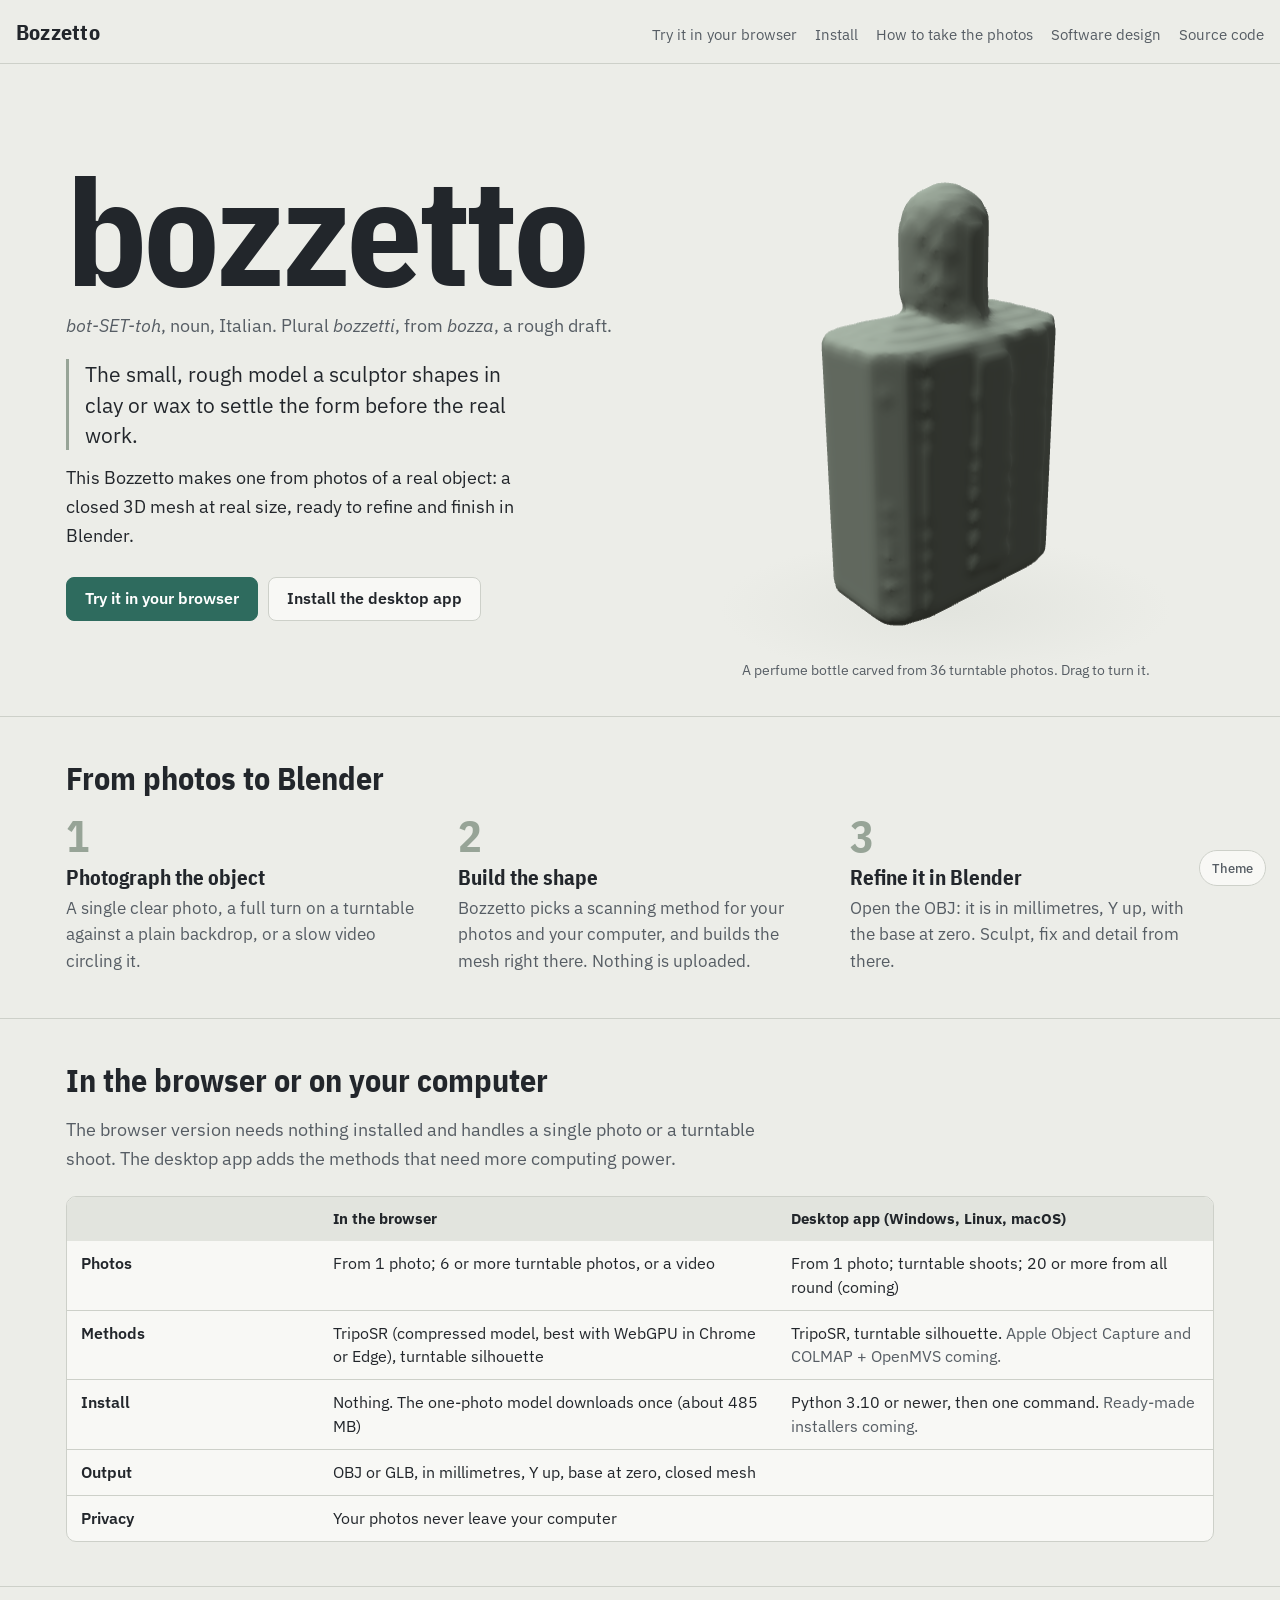
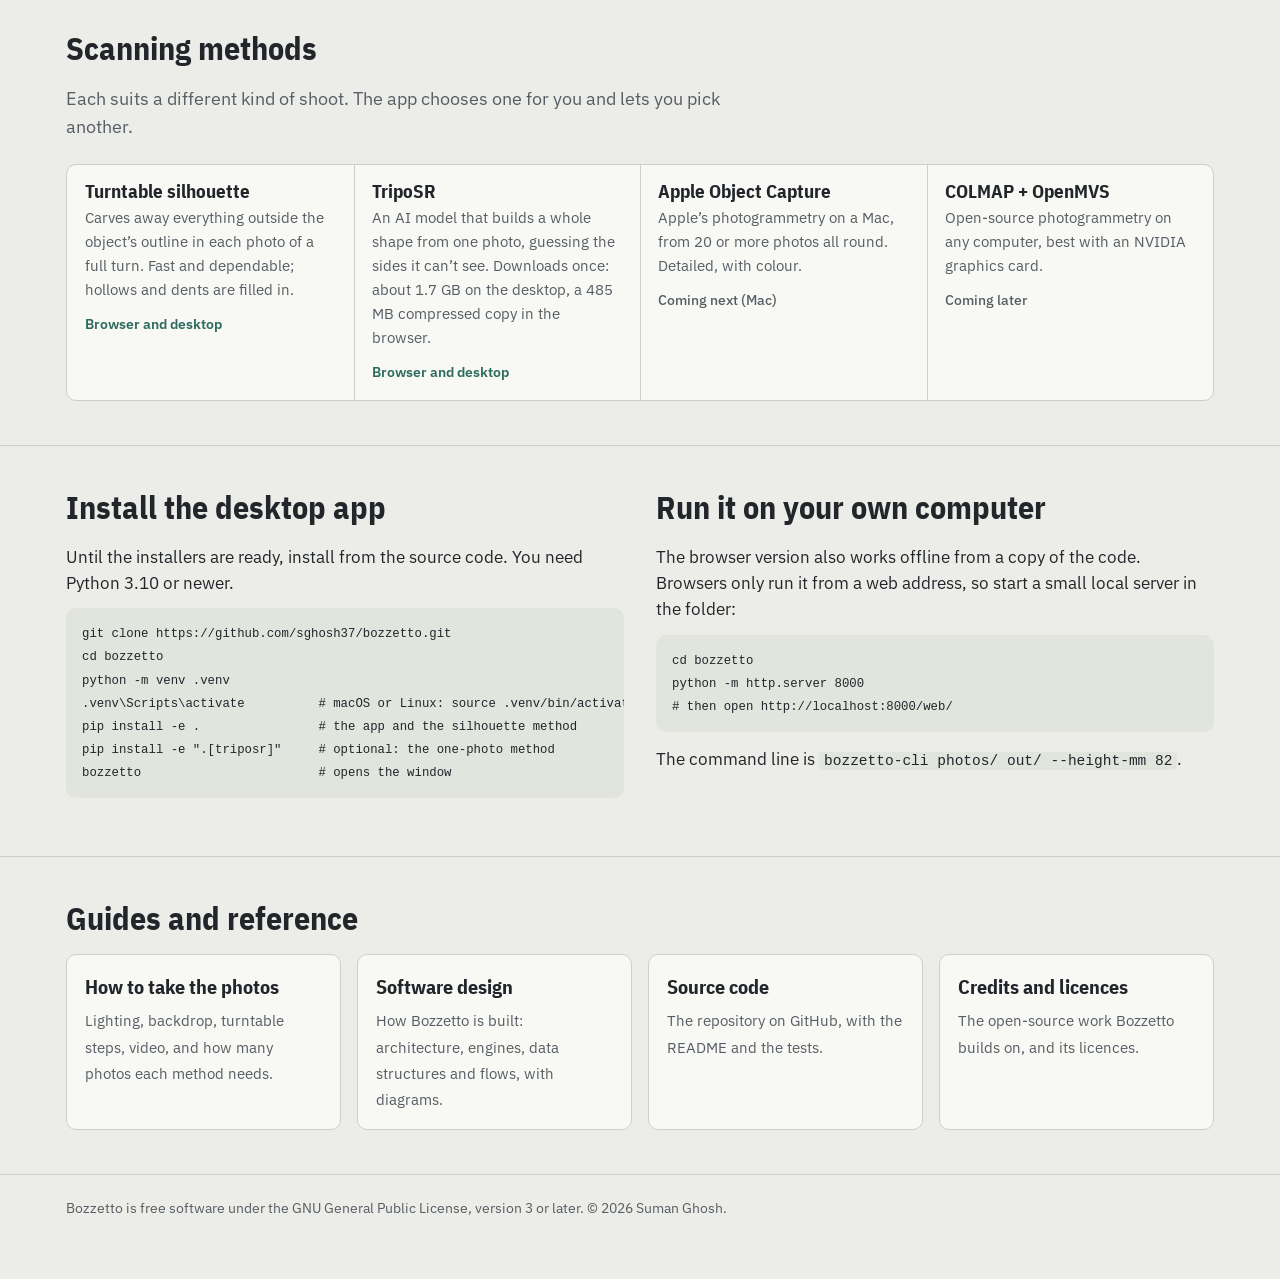
<file: index.html>
<!doctype html>
<!-- Bozzetto: photos to a rough 3D shape for sculpting
     Copyright (C) 2026 Suman Ghosh
     SPDX-License-Identifier: GPL-3.0-or-later -->
<html lang="en">
<head>
<meta charset="utf-8">
<meta name="viewport" content="width=device-width, initial-scale=1">
<title>Bozzetto</title>
<meta name="description" content="Bozzetto turns photos or a short video of a real object into a rough 3D model (OBJ, in millimetres) to refine in Blender. Free software for Windows, Linux, macOS and the browser.">
<link rel="preconnect" href="https://fonts.googleapis.com">
<link rel="preconnect" href="https://fonts.gstatic.com" crossorigin>
<link rel="stylesheet" href="https://fonts.googleapis.com/css2?family=IBM+Plex+Sans:ital,wght@0,400;0,500;0,600;1,400&family=IBM+Plex+Sans+Condensed:wght@600;700&display=swap">
<link rel="stylesheet" href="web/site.css">
<style>
.wrap { max-width: 1180px; margin: 0 auto; padding-left: max(16px, env(safe-area-inset-left, 0px)); padding-right: max(16px, env(safe-area-inset-right, 0px)); }

.hero { display: grid; grid-template-columns: minmax(0, 1.05fr) minmax(0, 1fr); gap: 24px 48px; align-items: center; padding-block: 48px 40px; }
@media (max-width: 860px) { .hero { grid-template-columns: minmax(0, 1fr); padding-block: 28px 24px; } }
.entry h1 { font-size: clamp(64px, 13vw, 148px); line-height: .86; letter-spacing: -.02em; margin: 0 0 18px; }
.entry .say { font-size: 18px; color: var(--ink-2); margin: 0 0 18px; }
.entry .say i { font-style: italic; }
.entry .sense { font-size: 21px; line-height: 1.45; margin: 0 0 14px; max-width: 34ch; border-left: 3px solid var(--clay); padding-left: 16px; }
.entry .ours { font-size: 18px; margin: 0 0 26px; max-width: 42ch; }
.cta { display: flex; flex-wrap: wrap; gap: 10px; }

.stand { position: relative; aspect-ratio: 1 / 1.05; max-height: 72vh; width: 100%; margin-inline: auto;
  background: radial-gradient(ellipse 60% 18% at 50% 88%, var(--sunk) 0, transparent 70%); }
.stand canvas { position: absolute; inset: 0; }
.stand figcaption { position: absolute; left: 0; right: 0; bottom: -6px; text-align: center; font-size: 14px; color: var(--ink-2); }
.stand .nogl { position: absolute; inset: 0; display: grid; place-items: center; color: var(--ink-2); text-align: center; padding: 20px; }

section.block { padding-block: 44px; border-top: 1px solid var(--rule); }
section.block h2 { font-size: 32px; margin-bottom: 18px; }
.lead { font-size: 18px; max-width: 64ch; color: var(--ink-2); margin-bottom: 22px; }

.steps { list-style: none; margin: 0; padding: 0; display: grid; grid-template-columns: repeat(3, minmax(0, 1fr)); gap: 28px; counter-reset: s; }
@media (max-width: 760px) { .steps { grid-template-columns: minmax(0, 1fr); gap: 18px; } }
.steps li { counter-increment: s; }
.steps li::before { content: counter(s); display: block; font-family: var(--display); font-weight: 700; font-size: 44px; line-height: 1; color: var(--clay); margin-bottom: 8px; }
.steps h3 { font-size: 21px; margin-bottom: 6px; }
.steps p { color: var(--ink-2); margin: 0; max-width: 36ch; }

.table-wrap { overflow-x: auto; border: 1px solid var(--rule); border-radius: 10px; background: var(--surface); }
table { border-collapse: collapse; width: 100%; font-size: 15.5px; line-height: 1.5; min-width: 560px; }
th, td { text-align: left; vertical-align: top; padding: 11px 14px; border-bottom: 1px solid var(--rule); }
tr:last-child td, tr:last-child th { border-bottom: 0; }
thead th { font-size: 15px; background: var(--sunk); }
tbody th { font-weight: 600; width: 22%; }
.soon { color: var(--ink-2); }

.engines { display: grid; grid-template-columns: repeat(auto-fit, minmax(240px, 1fr)); gap: 0; border: 1px solid var(--rule); border-radius: 10px; overflow: hidden; background: var(--surface); }
.engine { padding: 16px 18px; border-right: 1px solid var(--rule); border-bottom: 1px solid var(--rule); margin: 0 -1px -1px 0; }
.engine h3 { font-size: 19px; margin-bottom: 4px; }
.engine p { margin: 0 0 8px; font-size: 15px; color: var(--ink-2); }
.engine .state { font-size: 14px; font-weight: 600; color: var(--accent); }
.engine .state.later { color: var(--ink-2); font-weight: 500; }

pre.cmd { background: var(--sunk); border-radius: 10px; padding: 14px 16px; overflow-x: auto; font-size: 14px; line-height: 1.65; margin: 0 0 14px; }
pre.cmd code { background: none; padding: 0; overflow-wrap: normal; }
.cols { display: grid; grid-template-columns: minmax(0, 1fr) minmax(0, 1fr); gap: 32px; }
@media (max-width: 860px) { .cols { grid-template-columns: minmax(0, 1fr); } }

.docs { display: grid; grid-template-columns: repeat(auto-fit, minmax(230px, 1fr)); gap: 16px; }
.doc { display: block; padding: 16px 18px; border: 1px solid var(--rule); border-radius: 10px; background: var(--surface); color: var(--ink); text-decoration: none; }
.doc:hover { border-color: var(--accent); color: var(--ink); }
.doc b { display: block; font-family: var(--display); font-size: 20px; margin-bottom: 4px; }
.doc span { color: var(--ink-2); font-size: 15px; }

footer { border-top: 1px solid var(--rule); padding-block: 22px 60px; font-size: 14px; color: var(--ink-2); }
</style>
</head>
<body>
<header class="topbar">
  <a class="brand" href="./" aria-current="page">Bozzetto</a>
  <nav aria-label="Site">
    <a href="web/">Try it in your browser</a>
    <a href="#install">Install</a>
    <a href="docs/capture.html">How to take the photos</a>
    <a href="docs/design.html">Software design</a>
    <a href="https://github.com/sghosh37/bozzetto">Source code</a>
  </nav>
</header>

<main>
  <div class="wrap hero">
    <div class="entry">
      <h1>bozzetto</h1>
      <p class="say"><i>bot-SET-toh</i>, noun, Italian. Plural <i>bozzetti</i>, from <i>bozza</i>, a rough draft.</p>
      <p class="sense">The small, rough model a sculptor shapes in clay or wax to settle the form before the real work.</p>
      <p class="ours">This Bozzetto makes one from photos of a real object: a closed 3D mesh at real size, ready to refine and finish in Blender.</p>
      <div class="cta">
        <a class="btn primary" href="web/">Try it in your browser</a>
        <a class="btn" href="#install">Install the desktop app</a>
      </div>
    </div>
    <figure class="stand" style="margin:0">
      <canvas class="mesh" id="hero" tabindex="0" aria-label="A perfume bottle scanned by Bozzetto. Drag or use the arrow keys to turn it."></canvas>
      <figcaption>A perfume bottle carved from 36 turntable photos. Drag to turn it.</figcaption>
    </figure>
  </div>

  <section class="block" aria-labelledby="how">
    <div class="wrap">
      <h2 id="how">From photos to Blender</h2>
      <ol class="steps">
        <li><h3>Photograph the object</h3><p>A single clear photo, a full turn on a turntable against a plain backdrop, or a slow video circling it.</p></li>
        <li><h3>Build the shape</h3><p>Bozzetto picks a scanning method for your photos and your computer, and builds the mesh right there. Nothing is uploaded.</p></li>
        <li><h3>Refine it in Blender</h3><p>Open the OBJ: it is in millimetres, Y up, with the base at zero. Sculpt, fix and detail from there.</p></li>
      </ol>
    </div>
  </section>

  <section class="block" aria-labelledby="where">
    <div class="wrap">
      <h2 id="where">In the browser or on your computer</h2>
      <p class="lead">The browser version needs nothing installed and handles a single photo or a turntable shoot. The desktop app adds the methods that need more computing power.</p>
      <div class="table-wrap">
        <table>
          <thead><tr><th scope="col"></th><th scope="col">In the browser</th><th scope="col">Desktop app (Windows, Linux, macOS)</th></tr></thead>
          <tbody>
            <tr><th scope="row">Photos</th><td>From 1 photo; 6 or more turntable photos, or a video</td><td>From 1 photo; turntable shoots; 20 or more from all round (coming)</td></tr>
            <tr><th scope="row">Methods</th><td>TripoSR (compressed model, best with WebGPU in Chrome or Edge), turntable silhouette</td><td>TripoSR, turntable silhouette. <span class="soon">Apple Object Capture and COLMAP + OpenMVS coming.</span></td></tr>
            <tr><th scope="row">Install</th><td>Nothing. The one-photo model downloads once (about 485 MB)</td><td>Python 3.10 or newer, then one command. <span class="soon">Ready-made installers coming.</span></td></tr>
            <tr><th scope="row">Output</th><td colspan="2">OBJ or GLB, in millimetres, Y up, base at zero, closed mesh</td></tr>
            <tr><th scope="row">Privacy</th><td colspan="2">Your photos never leave your computer</td></tr>
          </tbody>
        </table>
      </div>
    </div>
  </section>

  <section class="block" aria-labelledby="methods">
    <div class="wrap">
      <h2 id="methods">Scanning methods</h2>
      <p class="lead">Each suits a different kind of shoot. The app chooses one for you and lets you pick another.</p>
      <div class="engines">
        <div class="engine"><h3>Turntable silhouette</h3><p>Carves away everything outside the object’s outline in each photo of a full turn. Fast and dependable; hollows and dents are filled in.</p><span class="state">Browser and desktop</span></div>
        <div class="engine"><h3>TripoSR</h3><p>An AI model that builds a whole shape from one photo, guessing the sides it can’t see. Downloads once: about 1.7 GB on the desktop, a 485 MB compressed copy in the browser.</p><span class="state">Browser and desktop</span></div>
        <div class="engine"><h3>Apple Object Capture</h3><p>Apple’s photogrammetry on a Mac, from 20 or more photos all round. Detailed, with colour.</p><span class="state later">Coming next (Mac)</span></div>
        <div class="engine"><h3>COLMAP + OpenMVS</h3><p>Open-source photogrammetry on any computer, best with an NVIDIA graphics card.</p><span class="state later">Coming later</span></div>
      </div>
    </div>
  </section>

  <section class="block" id="install" aria-labelledby="installh">
    <div class="wrap cols">
      <div>
        <h2 id="installh">Install the desktop app</h2>
        <p>Until the installers are ready, install from the source code. You need Python 3.10 or newer.</p>
<pre class="cmd"><code>git clone https://github.com/sghosh37/bozzetto.git
cd bozzetto
python -m venv .venv
.venv\Scripts\activate          # macOS or Linux: source .venv/bin/activate
pip install -e .                # the app and the silhouette method
pip install -e ".[triposr]"     # optional: the one-photo method
bozzetto                        # opens the window</code></pre>
      </div>
      <div>
        <h2>Run it on your own computer</h2>
        <p>The browser version also works offline from a copy of the code. Browsers only run it from a web address, so start a small local server in the folder:</p>
<pre class="cmd"><code>cd bozzetto
python -m http.server 8000
# then open http://localhost:8000/web/</code></pre>
        <p>The command line is <code>bozzetto-cli photos/ out/ --height-mm 82</code>.</p>
      </div>
    </div>
  </section>

  <section class="block" aria-labelledby="docs">
    <div class="wrap">
      <h2 id="docs">Guides and reference</h2>
      <div class="docs">
        <a class="doc" href="docs/capture.html"><b>How to take the photos</b><span>Lighting, backdrop, turntable steps, video, and how many photos each method needs.</span></a>
        <a class="doc" href="docs/design.html"><b>Software design</b><span>How Bozzetto is built: architecture, engines, data structures and flows, with diagrams.</span></a>
        <a class="doc" href="https://github.com/sghosh37/bozzetto"><b>Source code</b><span>The repository on GitHub, with the README and the tests.</span></a>
        <a class="doc" href="https://github.com/sghosh37/bozzetto/blob/main/THIRD_PARTY_NOTICES.md"><b>Credits and licences</b><span>The open-source work Bozzetto builds on, and its licences.</span></a>
      </div>
    </div>
  </section>
</main>

<footer>
  <div class="wrap">Bozzetto is free software under the GNU General Public License, version 3 or later. © 2026 Suman Ghosh.</div>
</footer>
<button class="theme-toggle" type="button" id="themeToggle" aria-label="Switch between light and dark theme">Theme</button>
<script type="module">
import { MeshViewer } from './web/js/viewer.js';
const root = document.documentElement;
try { const t = localStorage.getItem('bozzetto.theme'); if (t) root.dataset.theme = JSON.parse(t); } catch {}
let viewer = null;
document.getElementById('themeToggle').addEventListener('click', () => {
  const dark = root.dataset.theme ? root.dataset.theme === 'dark' : matchMedia('(prefers-color-scheme: dark)').matches;
  root.dataset.theme = dark ? 'light' : 'dark';
  try { localStorage.setItem('bozzetto.theme', JSON.stringify(root.dataset.theme)); } catch {}
  viewer?.draw();
});
try {
  viewer = new MeshViewer(document.getElementById('hero'), { spin: true });
  viewer.zoom = 1.15;
  await viewer.loadGlb('web/sample/perfume.glb');
} catch (e) {
  const c = document.getElementById('hero');
  const p = document.createElement('div'); p.className = 'nogl';
  p.textContent = 'The 3D model can’t be shown in this browser.';
  c.replaceWith(p);
}
</script>
</body>
</html>
</file>
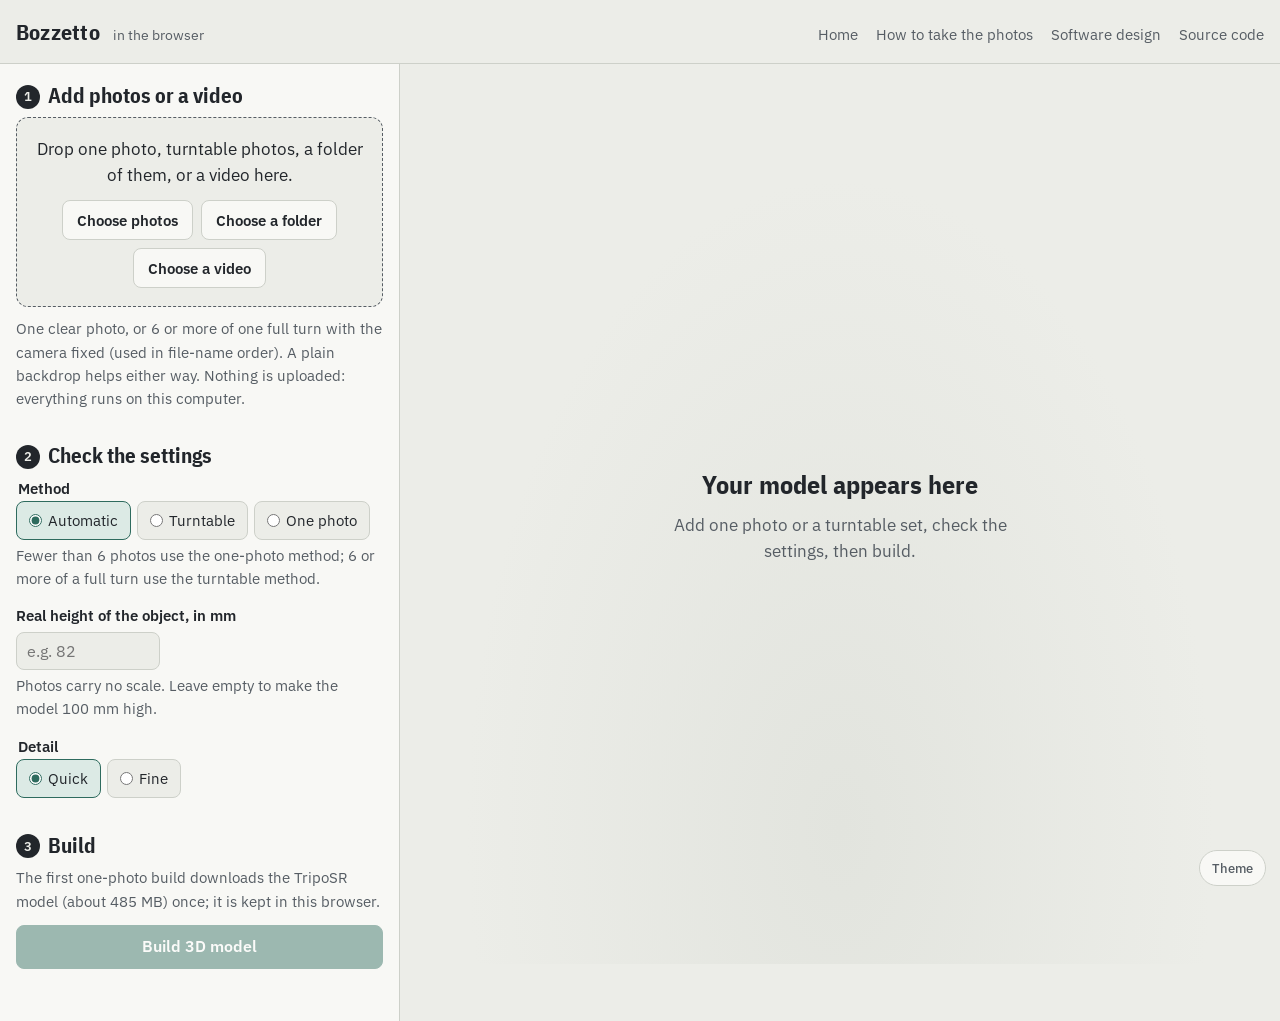
<file: web/index.html>
<!doctype html>
<!-- Bozzetto: photos to a rough 3D shape for sculpting
     Copyright (C) 2026 Suman Ghosh
     SPDX-License-Identifier: GPL-3.0-or-later -->
<html lang="en">
<head>
<meta charset="utf-8">
<meta name="viewport" content="width=device-width, initial-scale=1">
<title>Bozzetto in the browser</title>
<meta name="description" content="Turn one photo, turntable photos or a short video into a rough 3D model (OBJ) for Blender, right in your browser. Nothing is uploaded.">
<link rel="preconnect" href="https://fonts.googleapis.com">
<link rel="preconnect" href="https://fonts.gstatic.com" crossorigin>
<link rel="stylesheet" href="https://fonts.googleapis.com/css2?family=IBM+Plex+Sans:ital,wght@0,400;0,500;0,600;1,400&family=IBM+Plex+Sans+Condensed:wght@600;700&display=swap">
<link rel="stylesheet" href="site.css">
<style>
.app { display: grid; grid-template-columns: minmax(300px, 400px) minmax(0, 1fr); min-height: calc(100vh - 58px); }
@media (max-width: 860px) { .app { grid-template-columns: minmax(0, 1fr); } }
.panel { border-right: 1px solid var(--rule); padding: 20px max(16px, env(safe-area-inset-left, 0px)) 40px; display: flex; flex-direction: column; gap: 22px; background: var(--surface); }
@media (max-width: 860px) { .panel { border-right: 0; border-bottom: 1px solid var(--rule); } }
.panel h2 { font-size: 21px; margin-bottom: 8px; }
.step-n { display: inline-grid; place-items: center; width: 24px; height: 24px; border-radius: 50%; background: var(--ink); color: var(--plaster);
  font: 600 13px var(--body); margin-right: 8px; vertical-align: 2px; }
.hint { font-size: 14.5px; color: var(--ink-2); }

.drop { border: 1.5px dashed var(--ink-2); border-radius: 12px; padding: 18px 16px; text-align: center; background: var(--plaster); }
.drop.over { border-color: var(--accent); background: var(--accent-soft); }
.drop p { margin: 0 0 12px; }
.drop .pick { display: flex; flex-wrap: wrap; gap: 8px; justify-content: center; }
.drop .pick .btn { min-height: 40px; padding: 7px 14px; font-size: 14.5px; }
.sr { position: absolute; width: 1px; height: 1px; overflow: hidden; clip: rect(0 0 0 0); white-space: nowrap; }

.summary { font-size: 14.5px; }
.summary .count { font-weight: 600; font-size: 16px; }
.thumbs { display: grid; grid-template-columns: repeat(auto-fill, minmax(52px, 1fr)); gap: 4px; margin-top: 8px; }
.thumbs img { width: 100%; aspect-ratio: 1; object-fit: cover; border-radius: 4px; background: var(--sunk); }

.field { display: grid; gap: 4px; margin-bottom: 14px; }
.field label, .field legend { font-weight: 600; font-size: 15px; }
.field input[type=number] { font: 16px var(--body); padding: 8px 10px; border-radius: 8px; border: 1px solid var(--rule); background: var(--plaster); color: var(--ink); width: 9em; }
fieldset.field { border: 0; padding: 0; margin: 0 0 14px; }
.seg { display: flex; flex-wrap: wrap; gap: 6px; }
.seg label { font-weight: 400; display: inline-flex; align-items: center; gap: 6px; padding: 7px 12px; border: 1px solid var(--rule); border-radius: 8px; background: var(--plaster); cursor: pointer; font-size: 14.5px; }
.seg input { accent-color: var(--accent); margin: 0; }
.seg label:has(input:checked) { border-color: var(--accent); background: var(--accent-soft); }
.field .hint { margin: 0; }

.go { display: flex; gap: 10px; flex-wrap: wrap; }
.go .primary { flex: 1 1 auto; }
.progress { display: grid; gap: 6px; }
.bar { height: 8px; border-radius: 4px; background: var(--sunk); overflow: hidden; }
.bar > i { display: block; height: 100%; width: 0; background: var(--accent); transition: width .15s linear; }
.bar.busy > i { width: 35%; animation: slide 1.2s ease-in-out infinite; }
@keyframes slide { from { transform: translateX(-100%); } to { transform: translateX(300%); } }
.stage { font-size: 14.5px; color: var(--ink-2); }
.log { margin: 0; padding-left: 18px; font-size: 13.5px; color: var(--ink-2); }

.msg { border-radius: 10px; padding: 11px 14px; font-size: 14.5px; }
.msg.warn { background: var(--warn-soft); color: var(--ink); }
.msg.bad { background: var(--bad-soft); color: var(--ink); }
.msg b { display: block; }
.msg ul { margin: 4px 0 0; padding-left: 18px; }
.msg details { margin-top: 6px; font-size: 13px; }
.msg pre { white-space: pre-wrap; font-size: 12px; margin: 4px 0 0; }

.stagearea { position: sticky; top: 0; align-self: start; height: 100vh; display: grid; grid-template-rows: minmax(0, 1fr) auto; }
@media (max-width: 860px) { .stagearea { position: relative; height: auto; grid-template-rows: 72vh auto; } }
.view { position: relative; min-height: 320px; background:
  radial-gradient(ellipse at 50% 85%, var(--sunk) 0, transparent 60%), var(--plaster); }
.view canvas { position: absolute; inset: 0; }
.empty { position: absolute; inset: 0; display: grid; place-items: center; padding: 24px; text-align: center; color: var(--ink-2); pointer-events: none; }
.empty div { max-width: 34ch; }
.empty strong { display: block; font-family: var(--display); font-size: 26px; color: var(--ink); margin-bottom: 6px; }
.viewhelp { position: absolute; left: 14px; bottom: 10px; font-size: 13px; color: var(--ink-2); pointer-events: none; }

.result { border-top: 1px solid var(--rule); padding: 16px max(16px, env(safe-area-inset-right, 0px)) 22px 20px; display: flex; flex-wrap: wrap; gap: 14px 32px; align-items: center; background: var(--surface); }
.result dl { display: flex; flex-wrap: wrap; gap: 4px 28px; margin: 0; }
.result dt { font-size: 13px; color: var(--ink-2); }
.result dd { margin: 0; font-weight: 600; font-variant-numeric: tabular-nums; }
.result .dl { display: flex; flex-wrap: wrap; gap: 8px; margin-left: auto; }
.blender { flex-basis: 100%; font-size: 14px; color: var(--ink-2); margin: 0; padding-right: 72px; }
.consent { background: var(--accent-soft); display: grid; gap: 4px; }
.consent p { margin: 0; }
.consent .go { margin-top: 8px; }
.linkish { background: none; border: 0; padding: 0; font: inherit; color: var(--accent); text-decoration: underline; cursor: pointer; }
.colour-toggle { display: inline-flex; gap: 6px; align-items: center; font-size: 14.5px; }
.colour-toggle input { accent-color: var(--accent); }
[hidden] { display: none !important; }
</style>
</head>
<body>
<header class="topbar">
  <a class="brand" href="../">Bozzetto <small>in the browser</small></a>
  <nav aria-label="Site">
    <a href="../">Home</a>
    <a href="../docs/capture.html">How to take the photos</a>
    <a href="../docs/design.html">Software design</a>
    <a href="https://github.com/sghosh37/bozzetto">Source code</a>
  </nav>
</header>

<main class="app">
  <section class="panel" aria-label="Scan settings">
    <div>
      <h2><span class="step-n" aria-hidden="true">1</span>Add photos or a video</h2>
      <div class="drop" id="drop">
        <p>Drop one photo, turntable photos, a folder of them, or a video here.</p>
        <div class="pick">
          <label class="btn" for="pickPhotos">Choose photos</label>
          <label class="btn" for="pickFolder">Choose a folder</label>
          <label class="btn" for="pickVideo">Choose a video</label>
        </div>
        <input class="sr" type="file" id="pickPhotos" accept="image/*" multiple>
        <input class="sr" type="file" id="pickFolder" webkitdirectory multiple>
        <input class="sr" type="file" id="pickVideo" accept="video/*">
      </div>
      <p class="hint" style="margin-top:10px">One clear photo, or 6 or more of one full turn with the camera fixed (used in file-name order). A plain backdrop helps either way. Nothing is uploaded: everything runs on this computer.</p>
      <div class="summary" id="summary" hidden></div>
    </div>

    <div>
      <h2><span class="step-n" aria-hidden="true">2</span>Check the settings</h2>
      <fieldset class="field">
        <legend>Method</legend>
        <div class="seg">
          <label><input type="radio" name="method" value="auto" checked> Automatic</label>
          <label><input type="radio" name="method" value="silhouette"> Turntable</label>
          <label><input type="radio" name="method" value="triposr"> One photo</label>
        </div>
        <p class="hint" id="methodNote" aria-live="polite"></p>
        <p class="hint" id="modelStored" hidden>The one-photo model is stored in this browser. <button type="button" class="linkish" id="forgetModel">Remove it</button></p>
      </fieldset>
      <div class="field">
        <label for="height">Real height of the object, in mm</label>
        <input type="number" id="height" min="1" step="0.1" inputmode="decimal" placeholder="e.g. 82">
        <p class="hint">Photos carry no scale. Leave empty to make the model 100 mm high.</p>
      </div>
      <div id="turntableSettings">
      <div class="field">
        <label for="tilt">Camera tilt, in degrees down</label>
        <input type="number" id="tilt" min="0" max="60" step="1" value="20">
        <p class="hint">How far the camera looks down at the turntable. 20° suits most shoots.</p>
      </div>
      <fieldset class="field">
        <legend>Turntable turned</legend>
        <div class="seg">
          <label><input type="radio" name="dir" value="anti" checked> Anticlockwise</label>
          <label><input type="radio" name="dir" value="clock"> Clockwise</label>
        </div>
        <p class="hint">Seen from above. If the model comes out as a thin twisted shape, try the other way.</p>
      </fieldset>
      </div>
      <fieldset class="field">
        <legend>Detail</legend>
        <div class="seg">
          <label><input type="radio" name="preset" value="quick" checked> Quick</label>
          <label><input type="radio" name="preset" value="accurate"> Fine</label>
        </div>
      </fieldset>
      <div class="field" id="framesField" hidden>
        <label for="frames">Frames to take from the video</label>
        <input type="number" id="frames" min="6" max="120" step="1" value="40">
      </div>
    </div>

    <div>
      <h2><span class="step-n" aria-hidden="true">3</span>Build</h2>
      <p class="hint" id="tripoInfo" hidden>The first one-photo build downloads the TripoSR model (about 485 MB) once; it is kept in this browser.</p>
      <div class="go">
        <button class="btn primary" id="build" disabled>Build 3D model</button>
        <button class="btn" id="cancel" hidden>Cancel</button>
      </div>
      <div class="msg consent" id="consent" hidden role="dialog" aria-labelledby="consentTitle">
        <b id="consentTitle">Download the one-photo model?</b>
        <p>TripoSR builds a shape from a single photo. Its model is about 485 MB, downloaded once from Hugging Face and kept in this browser for next time. Your photo stays on this computer.</p>
        <p class="hint">Licence: MIT (TripoSR) and Apache-2.0 (its image encoder). <a id="modelLink" target="_blank" rel="noopener">About the model files</a>. Runs fastest in Chrome or Edge with WebGPU.</p>
        <div class="go"><button class="btn primary" id="consentYes">Download and build</button><button class="btn" id="consentNo">Not now</button></div>
      </div>
      <div class="progress" id="progress" hidden style="margin-top:12px">
        <div class="bar" id="bar"><i></i></div>
        <div class="stage" id="stage" aria-live="polite"></div>
        <ul class="log" id="log"></ul>
      </div>
      <div id="messages" style="margin-top:12px; display:grid; gap:10px"></div>
    </div>
  </section>

  <section class="stagearea" aria-label="3D model">
    <div class="view">
      <canvas class="mesh" id="canvas" tabindex="0" aria-label="3D model preview. Drag or use the arrow keys to turn it."></canvas>
      <div class="empty" id="empty"><div><strong>Your model appears here</strong>Add one photo or a turntable set, check the settings, then build.</div></div>
      <p class="viewhelp" id="viewhelp" hidden>Drag to turn, scroll to zoom, double-click to reset</p>
    </div>
    <div class="result" id="result" hidden>
      <dl>
        <div><dt>Size (W × H × D)</dt><dd id="rSize"></dd></div>
        <div><dt>Triangles</dt><dd id="rTris"></dd></div>
        <div><dt>Built in</dt><dd id="rTime"></dd></div>
        <div><dt>Method</dt><dd id="rMethod"></dd></div>
      </dl>
      <label class="colour-toggle" id="colourToggle" hidden><input type="checkbox" id="showColours" checked> Show colours</label>
      <div class="dl">
        <a class="btn primary" id="dlObj" download>Download OBJ</a>
        <a class="btn" id="dlGlb" download>Download GLB</a>
      </div>
      <p class="blender">In Blender: File › Import › Wavefront (.obj), and set Scale to 0.001 so the millimetres come in at real size. Y is up and the base sits at zero.</p>
    </div>
  </section>
</main>
<button class="theme-toggle" type="button" id="themeToggle" aria-label="Switch between light and dark theme">Theme</button>
<script type="module" src="js/app.js"></script>
</body>
</html>
</file>
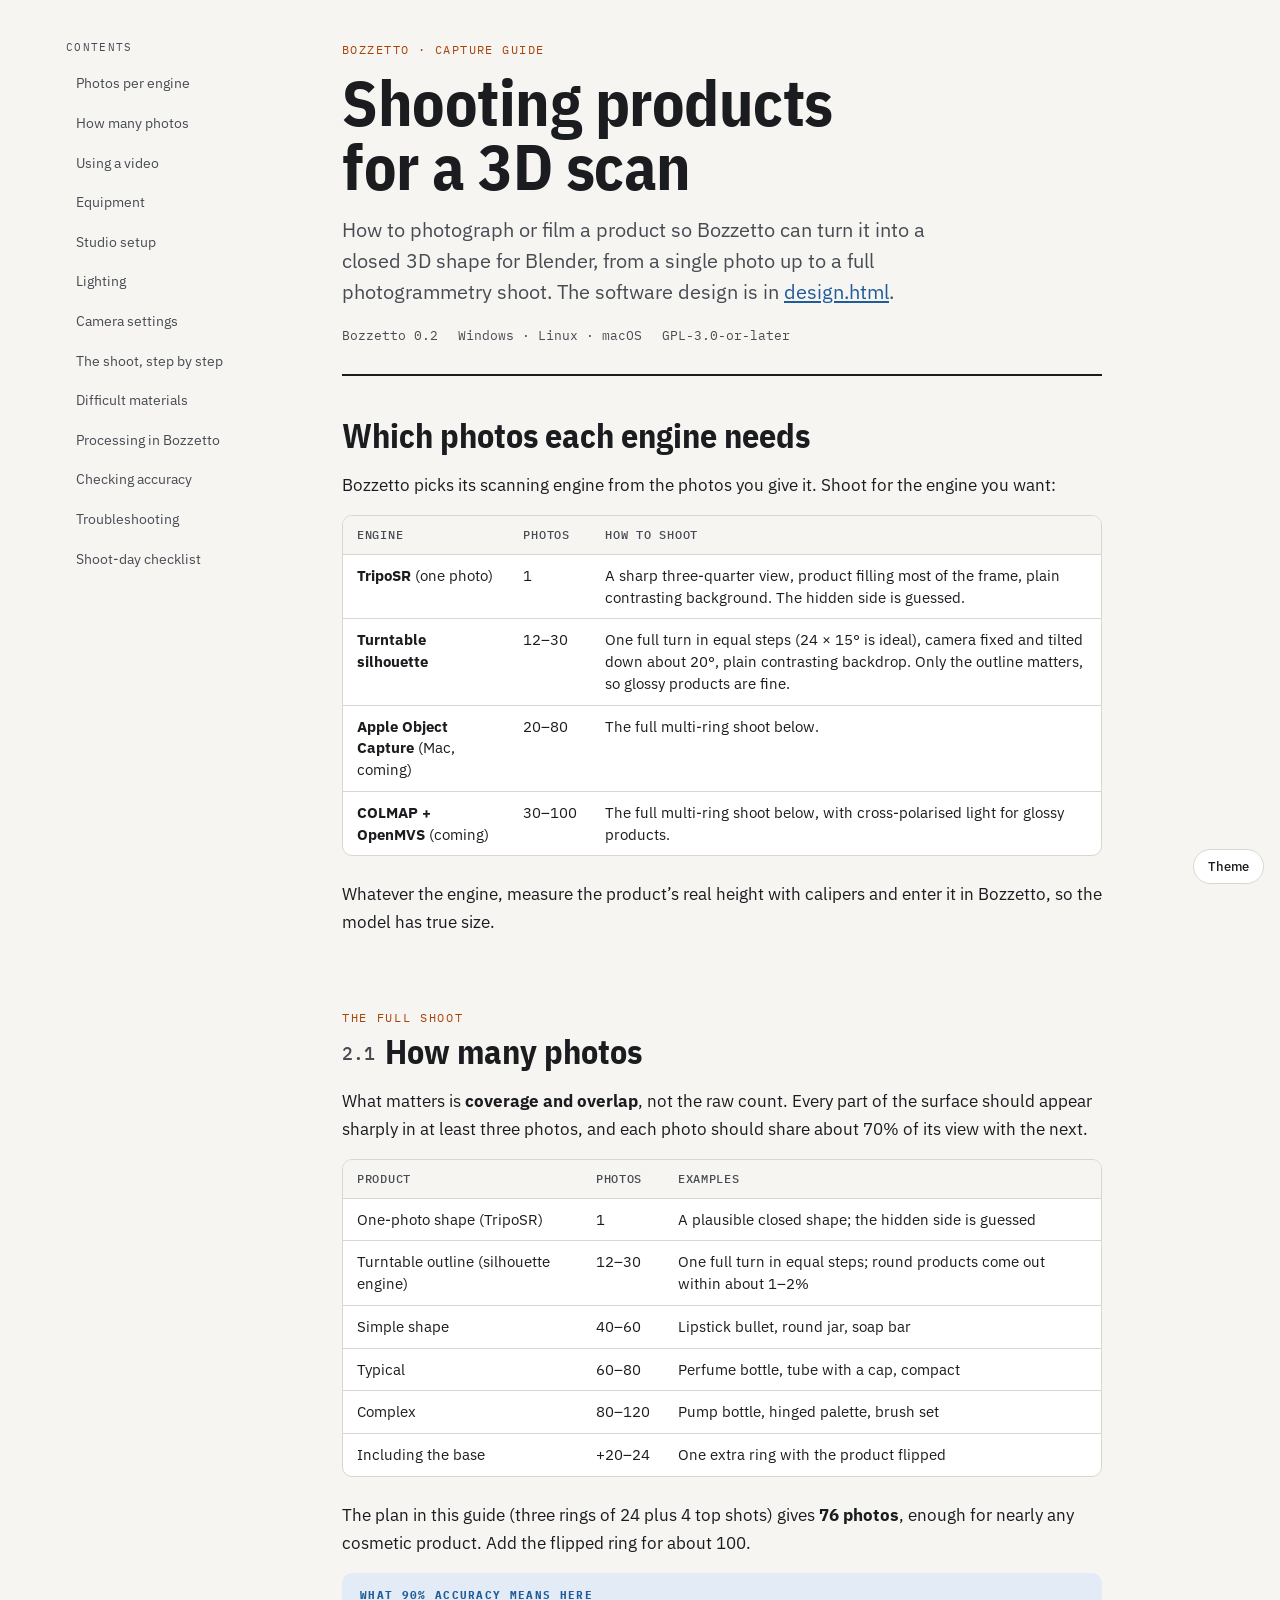
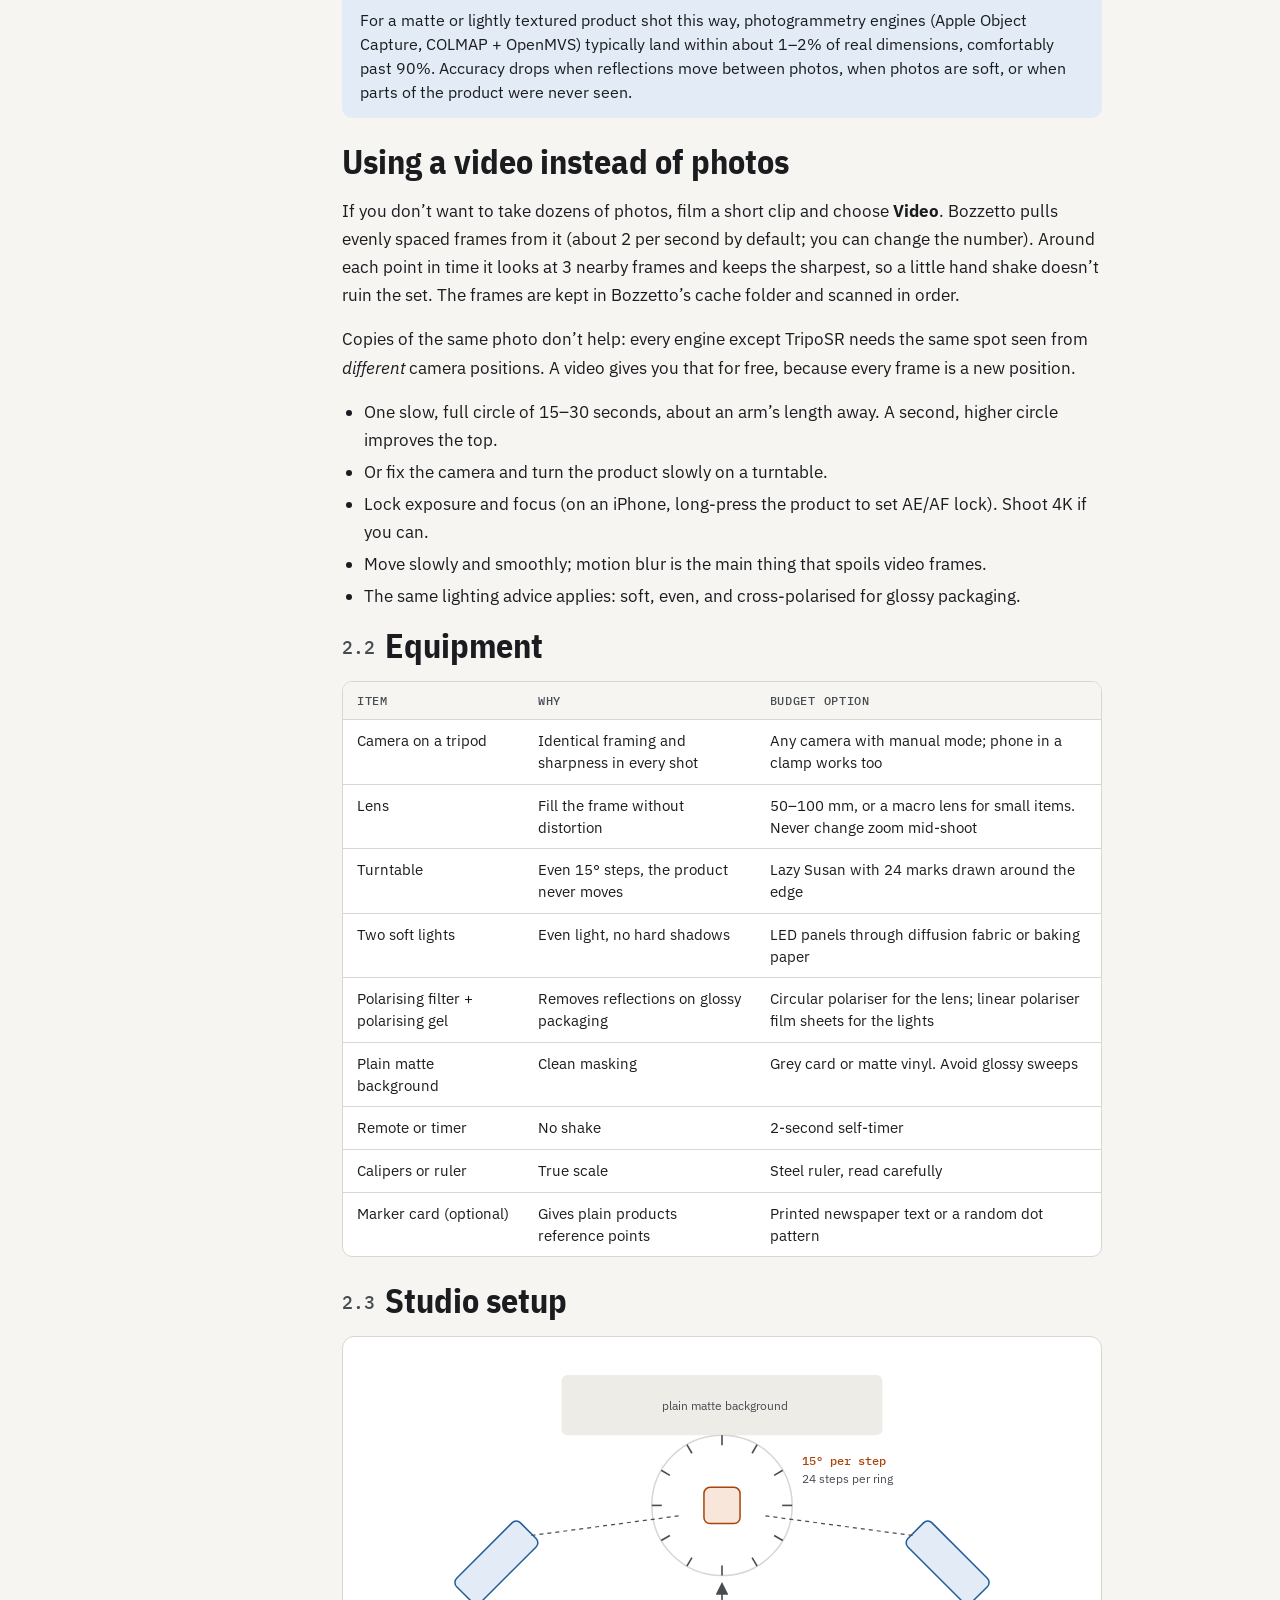
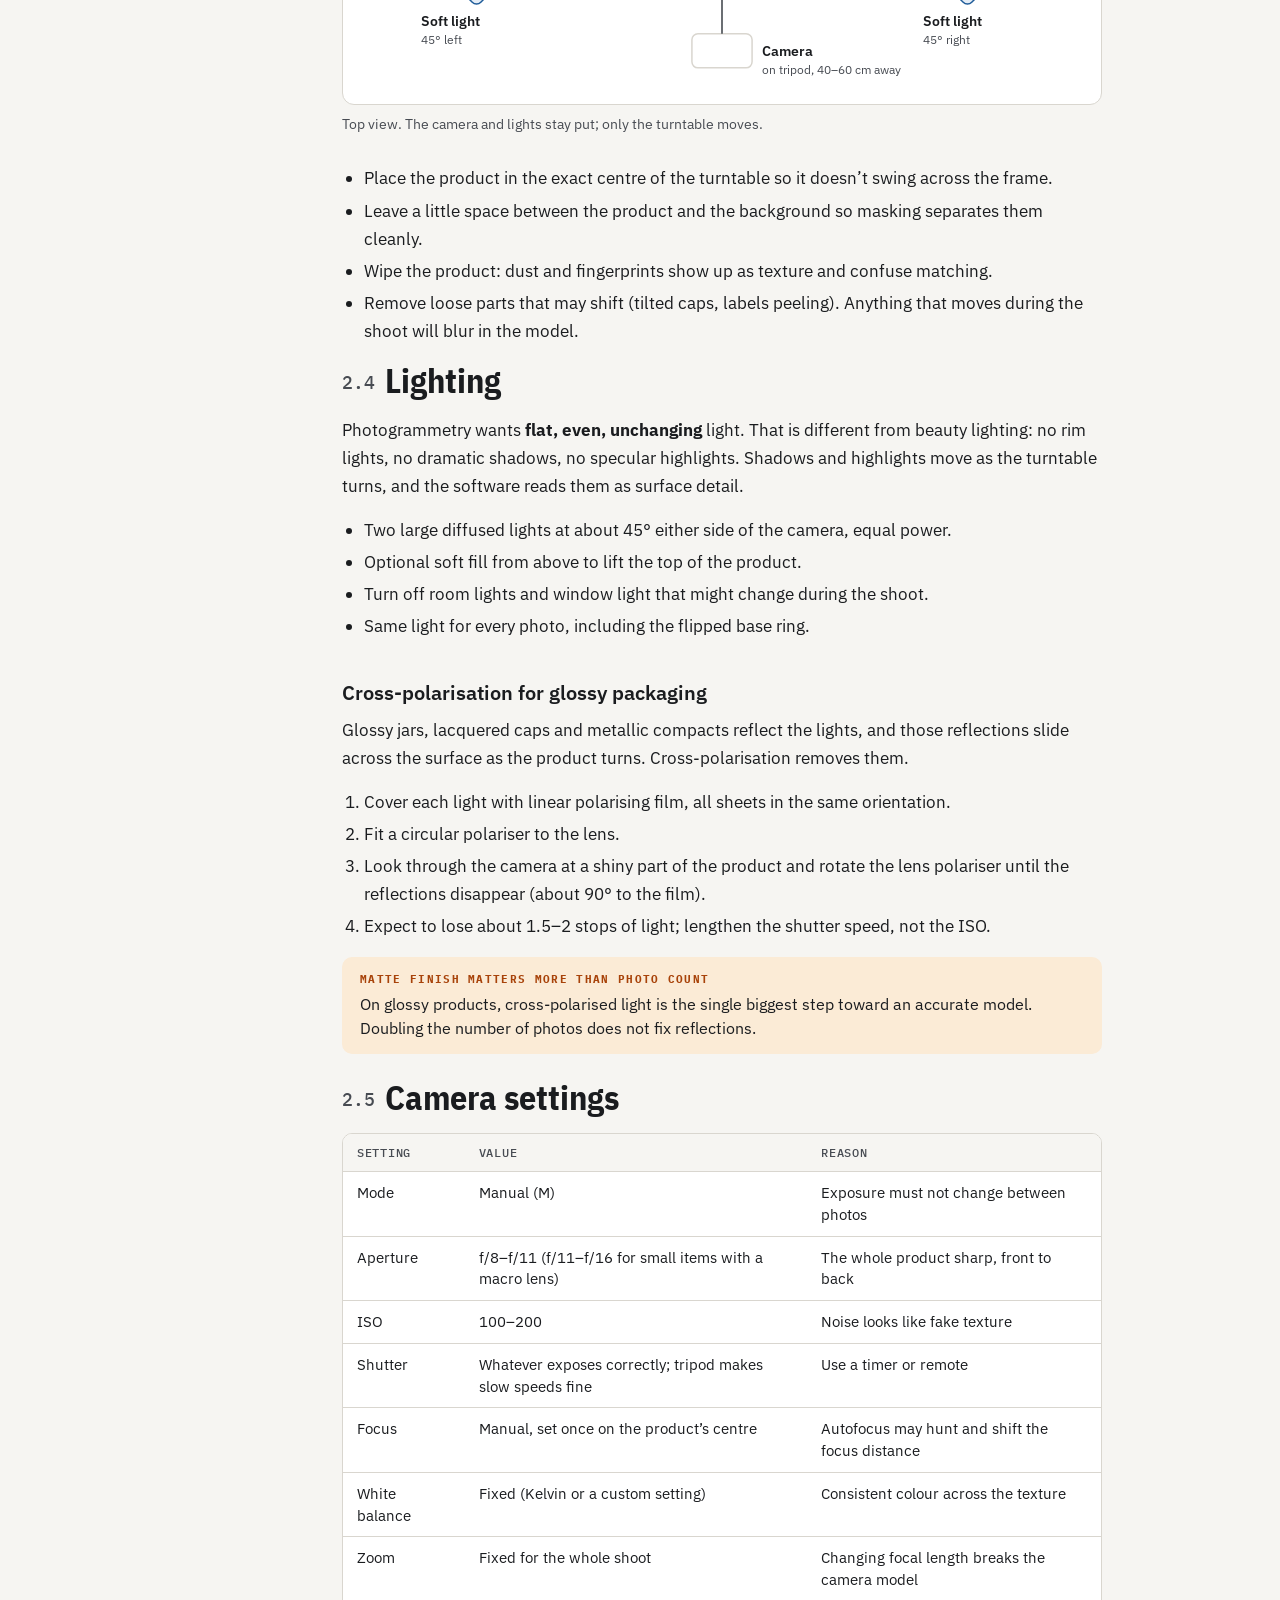
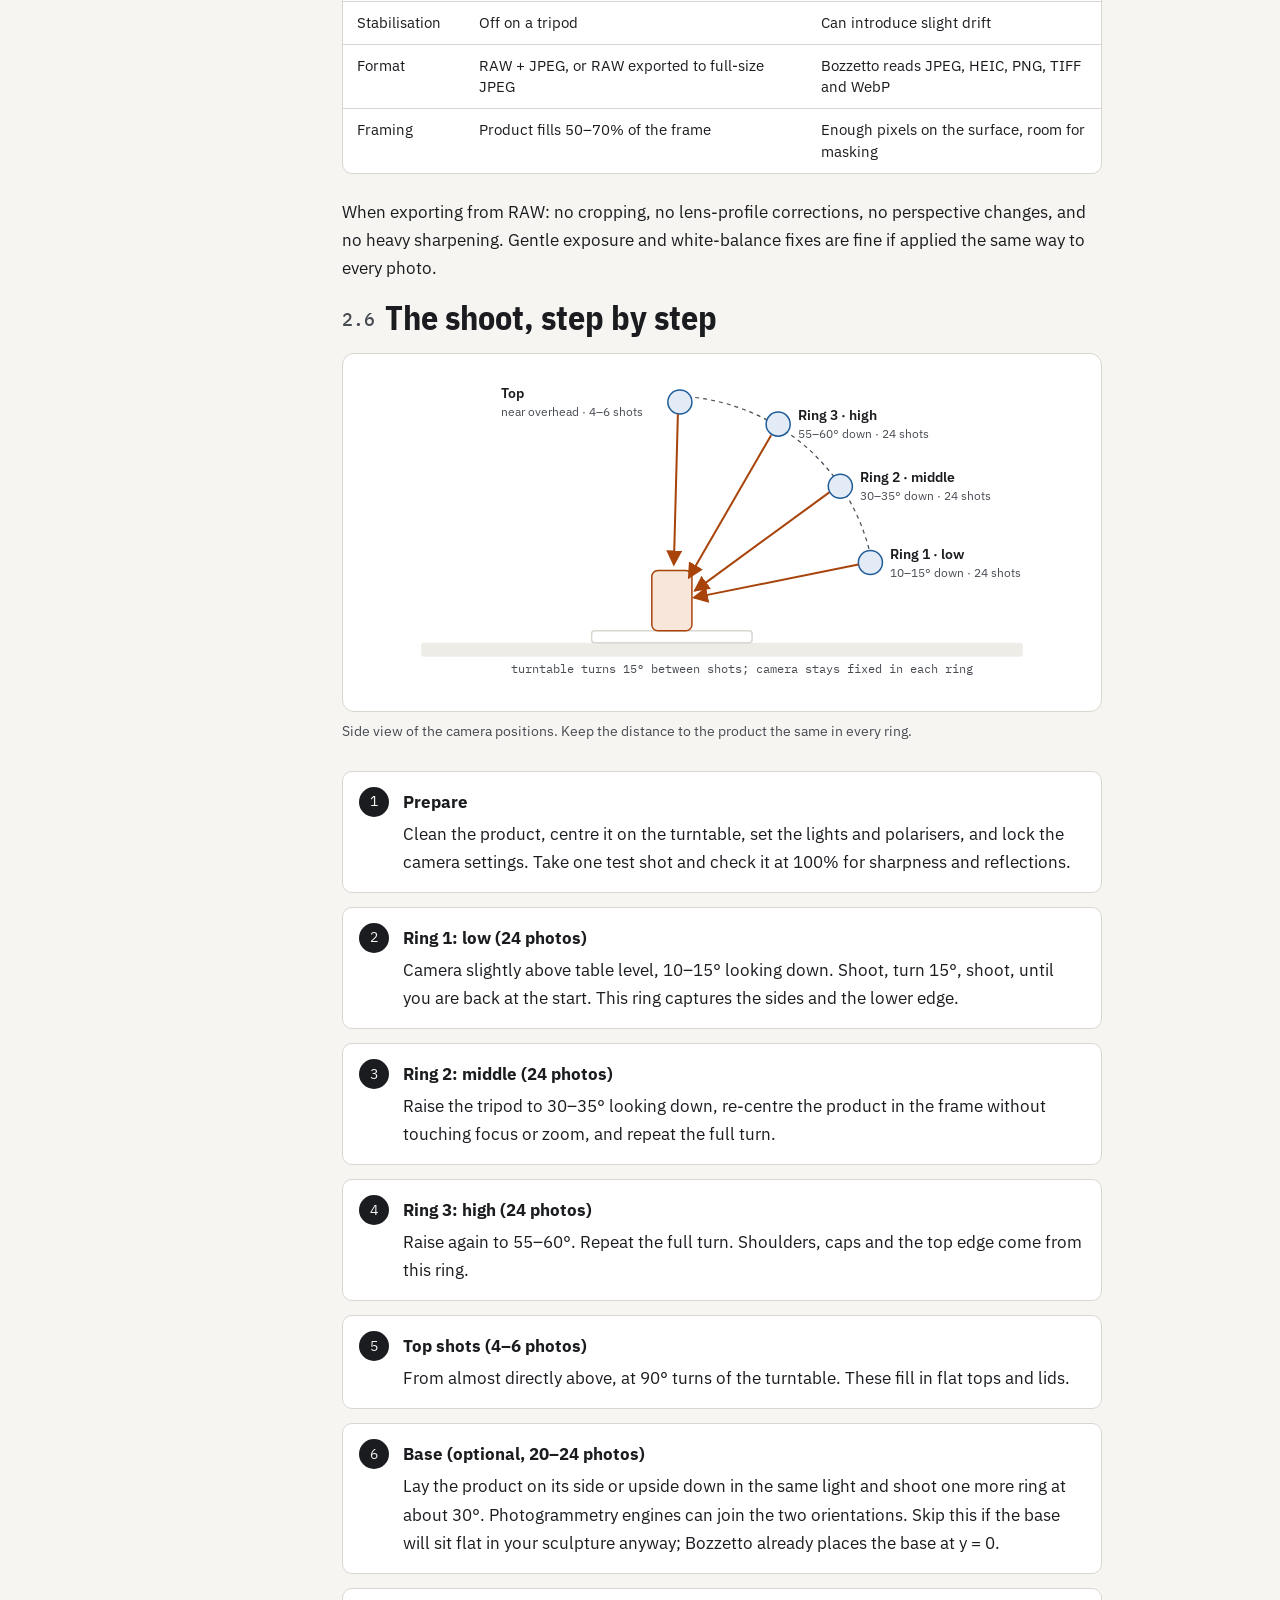
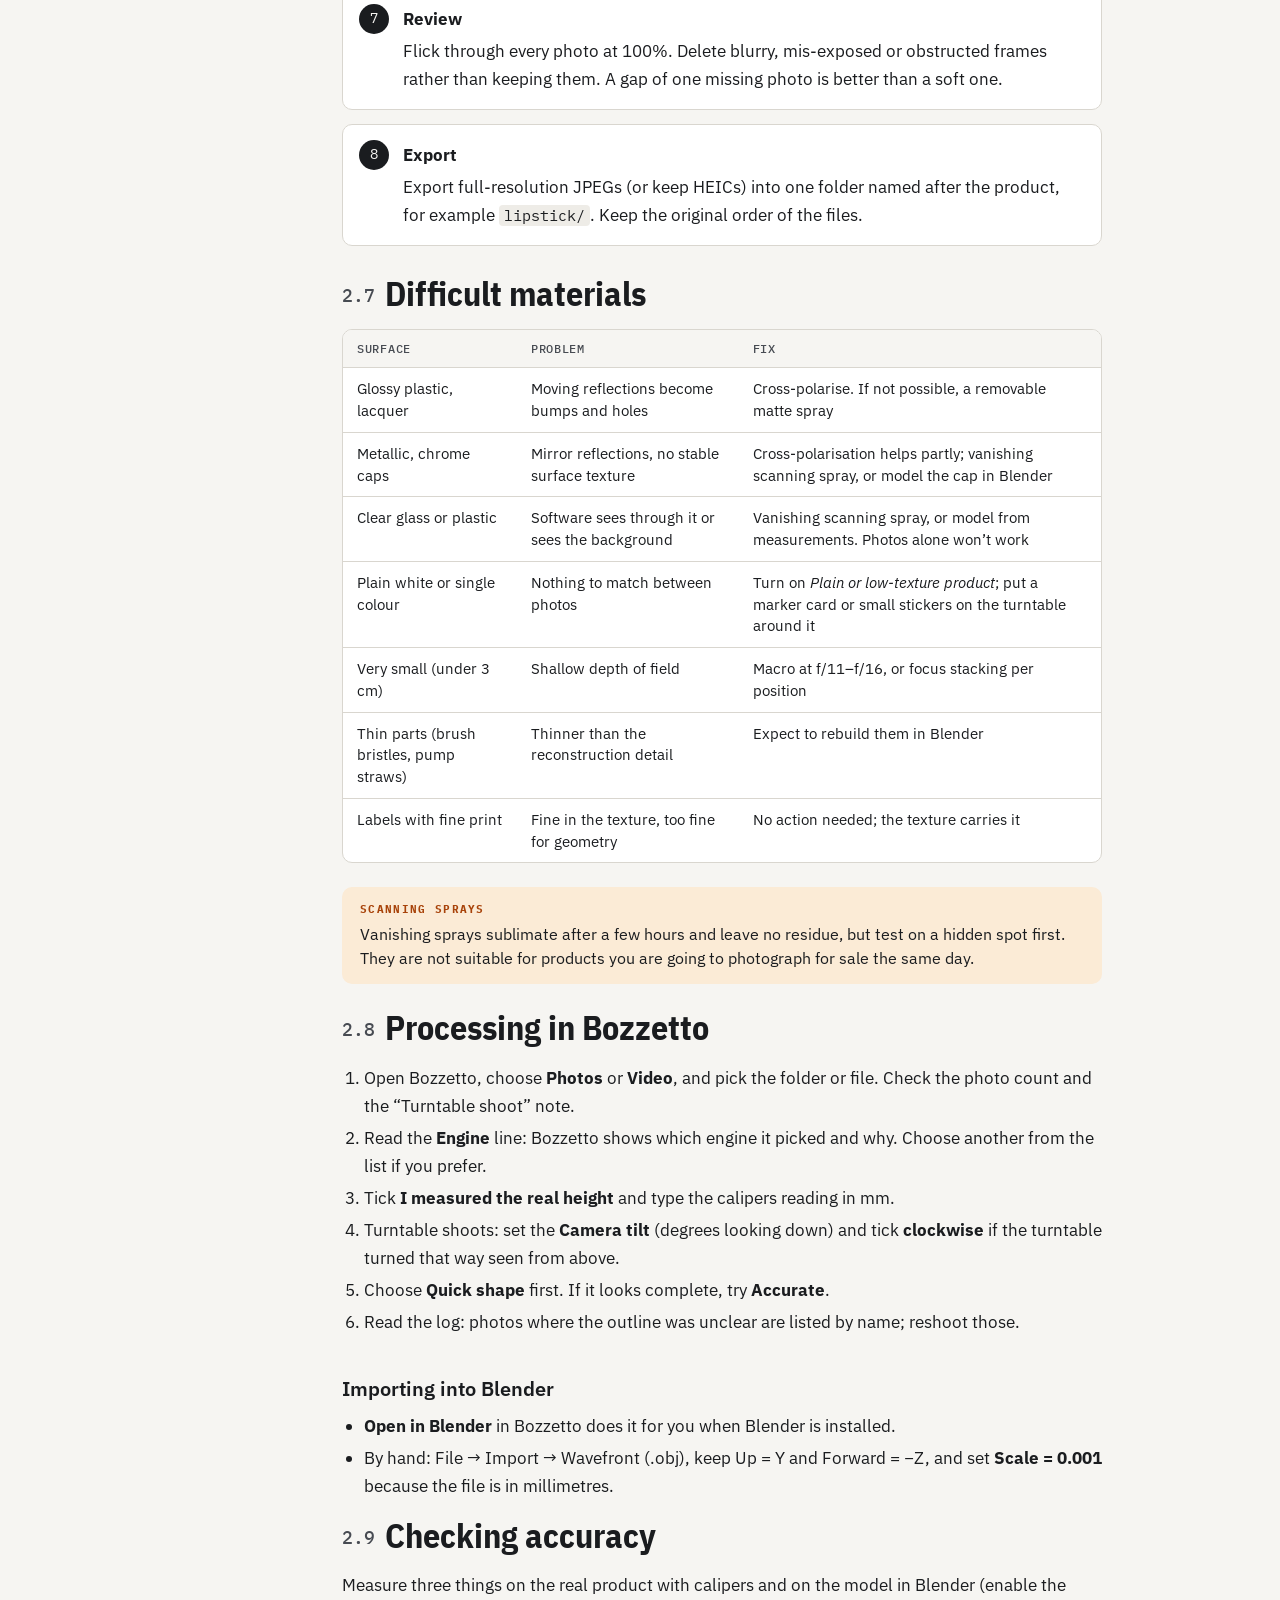
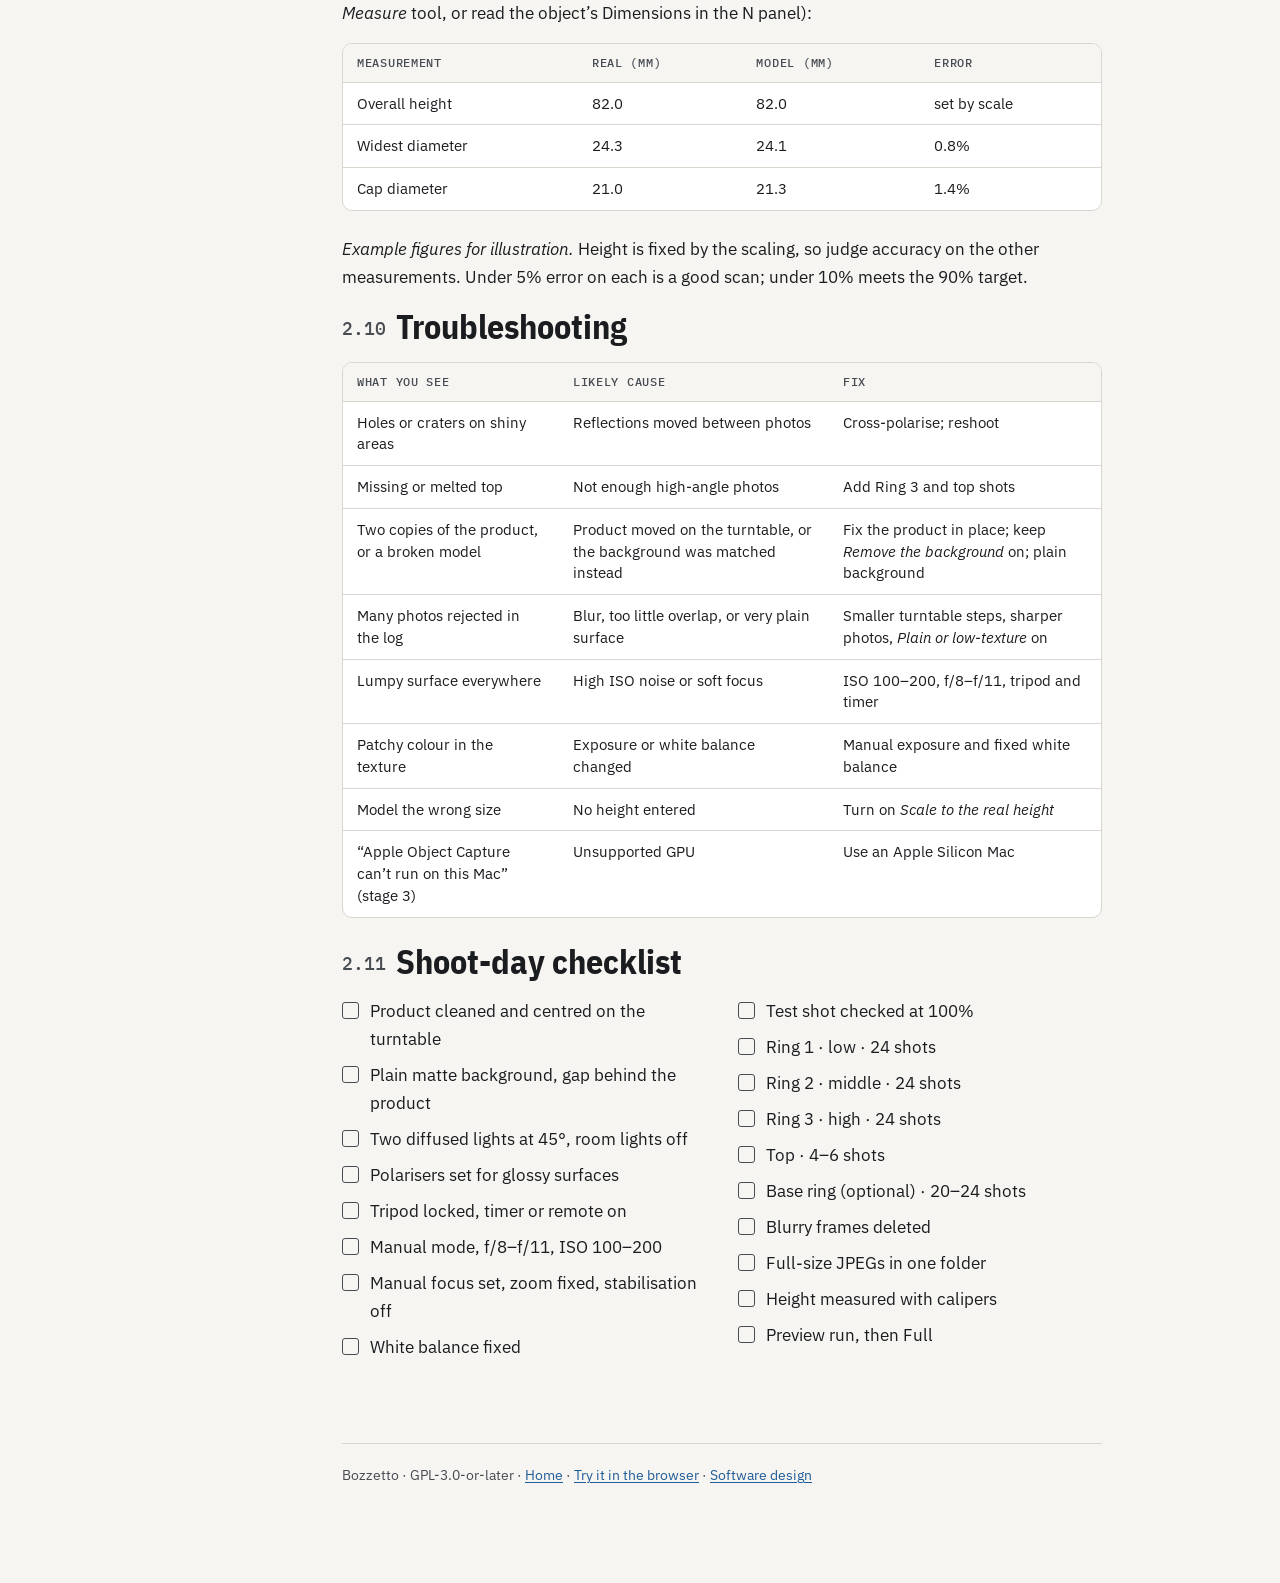
<file: docs/capture.html>
<!doctype html>
<html lang="en">
<head>
<meta charset="utf-8">
<meta name="viewport" content="width=device-width, initial-scale=1">
<title>Bozzetto Capture Guide</title>
<meta name="description" content="How to photograph or film a product so Bozzetto can turn it into a 3D shape for Blender.">
<link rel="preconnect" href="https://fonts.googleapis.com">
<link rel="preconnect" href="https://fonts.gstatic.com" crossorigin>
<link rel="stylesheet" href="https://fonts.googleapis.com/css2?family=IBM+Plex+Mono:wght@400;500&family=IBM+Plex+Sans:ital,wght@0,400;0,500;0,600;1,400&family=IBM+Plex+Sans+Condensed:wght@600;700&display=swap">
<style>
/* Layout: a technical manual. Sticky contents rail on wide screens, one reading column, diagrams drawn inline. */
:root {
  --paper: #F6F5F2;
  --surface: #FFFFFF;
  --ink: #1A1C1F;
  --ink-2: #474B52;
  --rule: #D9D6CF;
  --accent: #A8430A;        /* darkroom safelight amber, darkened for text contrast */
  --accent-soft: #F7E6D9;
  --info: #1F5C99;
  --info-soft: #E3ECF6;
  --warn-soft: #FBEBD6;
  --ok: #1E7A46;
  --code-bg: #EEECE7;
  --font-display: 'IBM Plex Sans Condensed', 'Arial Narrow', 'Helvetica Neue', sans-serif;
  --font-body: 'IBM Plex Sans', -apple-system, 'Segoe UI', Roboto, sans-serif;
  --font-mono: 'IBM Plex Mono', ui-monospace, 'SF Mono', Menlo, Consolas, monospace;
  color-scheme: light;
}
@media (prefers-color-scheme: dark) {
  :root:not([data-theme="light"]) {
    --paper: #15171A; --surface: #1D2024; --ink: #ECEAE5; --ink-2: #AFB2B8; --rule: #33373D;
    --accent: #F2994A; --accent-soft: #3A2A1C; --info: #7DB3EA; --info-soft: #1C2A38; --warn-soft: #3A2E1F;
    --ok: #5CC88A; --code-bg: #24282D; color-scheme: dark;
  }
}
:root[data-theme="dark"] {
  --paper: #15171A; --surface: #1D2024; --ink: #ECEAE5; --ink-2: #AFB2B8; --rule: #33373D;
  --accent: #F2994A; --accent-soft: #3A2A1C; --info: #7DB3EA; --info-soft: #1C2A38; --warn-soft: #3A2E1F;
  --ok: #5CC88A; --code-bg: #24282D; color-scheme: dark;
}

* { box-sizing: border-box; }
html { scroll-behavior: smooth; }
@media (prefers-reduced-motion: reduce) { html { scroll-behavior: auto; } }
body {
  margin: 0; background: var(--paper); color: var(--ink);
  font-family: var(--font-body); font-size: 17px; line-height: 1.65;
  -webkit-font-smoothing: antialiased;
}
a { color: var(--info); text-underline-offset: 2px; }
a:hover { color: var(--accent); }
a:focus-visible, button:focus-visible { outline: 2px solid var(--accent); outline-offset: 2px; border-radius: 3px; }

.shell {
  max-width: 1180px; margin: 0 auto;
  padding-block: 40px 96px;
  padding-left: max(16px, env(safe-area-inset-left, 0px));
  padding-right: max(16px, env(safe-area-inset-right, 0px));
  display: grid; grid-template-columns: 220px minmax(0, 1fr); gap: 56px;
}
@media (max-width: 900px) { .shell { grid-template-columns: minmax(0, 1fr); gap: 24px; padding-block: 24px 64px; } }

/* contents rail */
nav.toc { position: sticky; top: 24px; align-self: start; font-size: 14px; line-height: 1.4; }
nav.toc .label { font-family: var(--font-mono); font-size: 11px; letter-spacing: .12em; text-transform: uppercase; color: var(--ink-2); margin-bottom: 10px; }
nav.toc ol { list-style: none; margin: 0; padding: 0; display: grid; gap: 2px; }
nav.toc a { display: block; padding: 5px 10px; color: var(--ink-2); text-decoration: none; border-radius: 6px; }
nav.toc a:hover { background: var(--surface); color: var(--ink); }
nav.toc .group { margin-top: 14px; font-weight: 600; color: var(--ink); padding: 0 10px; }
@media (max-width: 900px) {
  nav.toc { position: static; background: var(--surface); border: 1px solid var(--rule); border-radius: 10px; padding: 14px; }
  nav.toc ol { grid-template-columns: repeat(auto-fill, minmax(160px, 1fr)); }
}

main { min-width: 0; max-width: 760px; }

header.masthead { border-bottom: 2px solid var(--ink); padding-bottom: 28px; margin-bottom: 40px; }
.eyebrow { font-family: var(--font-mono); font-size: 12px; letter-spacing: .12em; text-transform: uppercase; color: var(--accent); }
h1 { font-family: var(--font-display); font-weight: 700; font-size: clamp(40px, 7vw, 64px); line-height: 1; letter-spacing: -.5px; margin: 10px 0 16px; text-wrap: balance; }
.lede { font-size: 20px; line-height: 1.55; color: var(--ink-2); margin: 0; max-width: 640px; }
.meta { display: flex; flex-wrap: wrap; gap: 6px 20px; margin-top: 18px; font-family: var(--font-mono); font-size: 13px; color: var(--ink-2); }

.part { font-family: var(--font-mono); font-size: 12px; letter-spacing: .14em; text-transform: uppercase; color: var(--accent); margin: 72px 0 4px; }
h2 { font-family: var(--font-display); font-weight: 700; font-size: 34px; line-height: 1.15; margin: 0 0 16px; text-wrap: balance; scroll-margin-top: 24px; }
h3 { font-size: 20px; line-height: 1.3; margin: 40px 0 10px; font-weight: 600; text-wrap: balance; scroll-margin-top: 24px; }
h4 { font-size: 15px; margin: 24px 0 6px; font-weight: 600; letter-spacing: .02em; }
p { margin: 0 0 16px; }
ul, ol { margin: 0 0 16px; padding-left: 22px; }
li { margin: 4px 0; }
section > h2 .num { font-family: var(--font-mono); font-size: 18px; font-weight: 500; color: var(--ink-2); margin-right: 10px; vertical-align: 4px; }

code, kbd { font-family: var(--font-mono); font-size: .88em; background: var(--code-bg); padding: 1px 5px; border-radius: 4px; }
pre { font-family: var(--font-mono); font-size: 13.5px; line-height: 1.6; background: var(--code-bg); border-radius: 8px; padding: 16px 18px; overflow-x: auto; margin: 0 0 20px; }
pre code { background: none; padding: 0; font-size: inherit; }

.table-wrap { overflow-x: auto; margin: 0 0 24px; border: 1px solid var(--rule); border-radius: 10px; background: var(--surface); }
table { border-collapse: collapse; width: 100%; font-size: 15px; line-height: 1.45; }
th, td { text-align: left; vertical-align: top; padding: 10px 14px; border-bottom: 1px solid var(--rule); }
tr:last-child td { border-bottom: 0; }
th { font-size: 12px; font-family: var(--font-mono); letter-spacing: .06em; text-transform: uppercase; color: var(--ink-2); font-weight: 500; background: var(--paper); }
td.num, th.num { font-variant-numeric: tabular-nums; white-space: nowrap; }

.note { border-radius: 10px; padding: 14px 18px; margin: 0 0 24px; font-size: 15.5px; line-height: 1.55; }
.note b:first-child { display: block; font-family: var(--font-mono); font-size: 11px; letter-spacing: .12em; text-transform: uppercase; margin-bottom: 4px; }
.note.info { background: var(--info-soft); }
.note.info b:first-child { color: var(--info); }
.note.warn { background: var(--warn-soft); }
.note.warn b:first-child { color: var(--accent); }
.note p:last-child { margin-bottom: 0; }

figure { margin: 8px 0 28px; }
figure .frame { background: var(--surface); border: 1px solid var(--rule); border-radius: 12px; padding: 18px; overflow-x: auto; }
figure svg { display: block; width: 100%; height: auto; min-width: 560px; }
figure.compact svg { min-width: 300px; }
figcaption { font-size: 14px; color: var(--ink-2); margin-top: 8px; }

/* diagram tokens */
.d-box { fill: var(--surface); stroke: var(--rule); stroke-width: 1.5; }
.d-box-key { fill: var(--accent-soft); stroke: var(--accent); stroke-width: 1.5; }
.d-box-info { fill: var(--info-soft); stroke: var(--info); stroke-width: 1.5; }
.d-line { stroke: var(--ink-2); stroke-width: 1.6; fill: none; }
.d-dash { stroke: var(--ink-2); stroke-width: 1.2; fill: none; stroke-dasharray: 4 4; }
.d-accent { stroke: var(--accent); stroke-width: 2; fill: none; }
.d-fill-accent { fill: var(--accent); }
.d-fill-ink { fill: var(--ink-2); }
.d-ground { fill: var(--code-bg); }
.d-t { fill: var(--ink); font-family: var(--font-body); font-size: 13px; }
.d-tb { fill: var(--ink); font-family: var(--font-body); font-size: 14px; font-weight: 600; }
.d-ts { fill: var(--ink-2); font-family: var(--font-body); font-size: 12px; }
.d-tm { fill: var(--ink-2); font-family: var(--font-mono); font-size: 11.5px; }
.d-ta { fill: var(--accent); font-family: var(--font-mono); font-size: 12px; font-weight: 500; }

/* step list for the shoot */
ol.steps { list-style: none; padding: 0; counter-reset: s; display: grid; gap: 14px; margin: 0 0 28px; }
ol.steps > li { counter-increment: s; background: var(--surface); border: 1px solid var(--rule); border-radius: 10px; padding: 16px 18px 16px 60px; position: relative; margin: 0; }
ol.steps > li::before { content: counter(s); position: absolute; left: 16px; top: 15px; width: 30px; height: 30px; border-radius: 50%; background: var(--ink); color: var(--paper); font-family: var(--font-mono); font-size: 14px; display: grid; place-items: center; }
ol.steps > li b.t { display: block; font-size: 17px; margin-bottom: 4px; }
ol.steps > li p:last-child, ol.steps > li ul:last-child { margin-bottom: 0; }

.checklist { list-style: none; padding: 0; columns: 2 280px; column-gap: 32px; margin: 0 0 24px; }
.checklist li { break-inside: avoid; padding-left: 28px; position: relative; margin: 0 0 8px; }
.checklist li::before { content: ""; position: absolute; left: 0; top: 5px; width: 15px; height: 15px; border: 1.5px solid var(--ink-2); border-radius: 3px; }

.spec { display: grid; grid-template-columns: repeat(auto-fit, minmax(160px, 1fr)); gap: 12px; margin: 0 0 24px; }
.spec div { background: var(--surface); border: 1px solid var(--rule); border-radius: 10px; padding: 12px 14px; }
.spec .k { font-family: var(--font-mono); font-size: 11px; letter-spacing: .1em; text-transform: uppercase; color: var(--ink-2); }
.spec .v { font-size: 18px; font-weight: 600; font-variant-numeric: tabular-nums; }

.theme-toggle { position: fixed; right: max(16px, env(safe-area-inset-right, 0px)); bottom: max(16px, env(safe-area-inset-bottom, 0px)); background: var(--surface); color: var(--ink); border: 1px solid var(--rule); border-radius: 999px; padding: 8px 14px; font: 500 13px var(--font-body); cursor: pointer; }

footer { margin-top: 80px; padding-top: 20px; border-top: 1px solid var(--rule); font-size: 14px; color: var(--ink-2); }
</style>
</head>
<body>
<div class="shell">

<nav class="toc" aria-label="Contents">
  <div class="label">Contents</div>
  <ol>
    <li><a href="#engines-photos">Photos per engine</a></li>
    <li><a href="#how-many">How many photos</a></li>
    <li><a href="#video">Using a video</a></li>
    <li><a href="#kit">Equipment</a></li>
    <li><a href="#studio">Studio setup</a></li>
    <li><a href="#lighting">Lighting</a></li>
    <li><a href="#camera">Camera settings</a></li>
    <li><a href="#shoot">The shoot, step by step</a></li>
    <li><a href="#materials">Difficult materials</a></li>
    <li><a href="#process">Processing in Bozzetto</a></li>
    <li><a href="#verify">Checking accuracy</a></li>
    <li><a href="#troubleshooting">Troubleshooting</a></li>
    <li><a href="#checklist">Shoot-day checklist</a></li>
  </ol>
</nav>

<main>
<header class="masthead">
  <div class="eyebrow">Bozzetto · capture guide</div>
  <h1>Shooting products for a 3D scan</h1>
  <p class="lede">How to photograph or film a product so Bozzetto can turn it into a closed 3D shape for Blender, from a single photo up to a full photogrammetry shoot. The software design is in <a href="design.html">design.html</a>.</p>
  <div class="meta"><span>Bozzetto 0.2</span><span>Windows · Linux · macOS</span><span>GPL-3.0-or-later</span></div>
</header>

<section id="engines-photos">
  <h2>Which photos each engine needs</h2>
  <p>Bozzetto picks its scanning engine from the photos you give it. Shoot for the engine you want:</p>
  <div class="table-wrap"><table>
    <thead><tr><th>Engine</th><th class="num">Photos</th><th>How to shoot</th></tr></thead>
    <tbody>
      <tr><td><b>TripoSR</b> (one photo)</td><td class="num">1</td><td>A sharp three-quarter view, product filling most of the frame, plain contrasting background. The hidden side is guessed.</td></tr>
      <tr><td><b>Turntable silhouette</b></td><td class="num">12–30</td><td>One full turn in equal steps (24 × 15° is ideal), camera fixed and tilted down about 20°, plain contrasting backdrop. Only the outline matters, so glossy products are fine.</td></tr>
      <tr><td><b>Apple Object Capture</b> (Mac, coming)</td><td class="num">20–80</td><td>The full multi-ring shoot below.</td></tr>
      <tr><td><b>COLMAP + OpenMVS</b> (coming)</td><td class="num">30–100</td><td>The full multi-ring shoot below, with cross-polarised light for glossy products.</td></tr>
    </tbody>
  </table></div>
  <p>Whatever the engine, measure the product’s real height with calipers and enter it in Bozzetto, so the model has true size.</p>
</section>

<div class="part">The full shoot</div>
<section id="how-many">
  <h2><span class="num">2.1</span>How many photos</h2>
  <p>What matters is <b>coverage and overlap</b>, not the raw count. Every part of the surface should appear sharply in at least three photos, and each photo should share about 70% of its view with the next.</p>
  <div class="table-wrap"><table>
    <thead><tr><th>Product</th><th class="num">Photos</th><th>Examples</th></tr></thead>
    <tbody>
      <tr><td>One-photo shape (TripoSR)</td><td class="num">1</td><td>A plausible closed shape; the hidden side is guessed</td></tr>
      <tr><td>Turntable outline (silhouette engine)</td><td class="num">12–30</td><td>One full turn in equal steps; round products come out within about 1–2%</td></tr>
      <tr><td>Simple shape</td><td class="num">40–60</td><td>Lipstick bullet, round jar, soap bar</td></tr>
      <tr><td>Typical</td><td class="num">60–80</td><td>Perfume bottle, tube with a cap, compact</td></tr>
      <tr><td>Complex</td><td class="num">80–120</td><td>Pump bottle, hinged palette, brush set</td></tr>
      <tr><td>Including the base</td><td class="num">+20–24</td><td>One extra ring with the product flipped</td></tr>
    </tbody>
  </table></div>
  <p>The plan in this guide (three rings of 24 plus 4 top shots) gives <b>76 photos</b>, enough for nearly any cosmetic product. Add the flipped ring for about 100.</p>
  <div class="note info"><b>What 90% accuracy means here</b><p>For a matte or lightly textured product shot this way, photogrammetry engines (Apple Object Capture, COLMAP + OpenMVS) typically land within about 1–2% of real dimensions, comfortably past 90%. Accuracy drops when reflections move between photos, when photos are soft, or when parts of the product were never seen.</p></div>
</section>

<section id="video">
  <h2>Using a video instead of photos</h2>
  <p>If you don’t want to take dozens of photos, film a short clip and choose <b>Video</b>. Bozzetto pulls evenly spaced frames from it (about 2 per second by default; you can change the number). Around each point in time it looks at 3 nearby frames and keeps the sharpest, so a little hand shake doesn’t ruin the set. The frames are kept in Bozzetto’s cache folder and scanned in order.</p>
  <p>Copies of the same photo don’t help: every engine except TripoSR needs the same spot seen from <i>different</i> camera positions. A video gives you that for free, because every frame is a new position.</p>
  <ul>
    <li>One slow, full circle of 15–30 seconds, about an arm’s length away. A second, higher circle improves the top.</li>
    <li>Or fix the camera and turn the product slowly on a turntable.</li>
    <li>Lock exposure and focus (on an iPhone, long-press the product to set AE/AF lock). Shoot 4K if you can.</li>
    <li>Move slowly and smoothly; motion blur is the main thing that spoils video frames.</li>
    <li>The same lighting advice applies: soft, even, and cross-polarised for glossy packaging.</li>
  </ul>
</section>

<section id="kit">
  <h2><span class="num">2.2</span>Equipment</h2>
  <div class="table-wrap"><table>
    <thead><tr><th>Item</th><th>Why</th><th>Budget option</th></tr></thead>
    <tbody>
      <tr><td>Camera on a tripod</td><td>Identical framing and sharpness in every shot</td><td>Any camera with manual mode; phone in a clamp works too</td></tr>
      <tr><td>Lens</td><td>Fill the frame without distortion</td><td>50–100 mm, or a macro lens for small items. Never change zoom mid-shoot</td></tr>
      <tr><td>Turntable</td><td>Even 15° steps, the product never moves</td><td>Lazy Susan with 24 marks drawn around the edge</td></tr>
      <tr><td>Two soft lights</td><td>Even light, no hard shadows</td><td>LED panels through diffusion fabric or baking paper</td></tr>
      <tr><td>Polarising filter + polarising gel</td><td>Removes reflections on glossy packaging</td><td>Circular polariser for the lens; linear polariser film sheets for the lights</td></tr>
      <tr><td>Plain matte background</td><td>Clean masking</td><td>Grey card or matte vinyl. Avoid glossy sweeps</td></tr>
      <tr><td>Remote or timer</td><td>No shake</td><td>2-second self-timer</td></tr>
      <tr><td>Calipers or ruler</td><td>True scale</td><td>Steel ruler, read carefully</td></tr>
      <tr><td>Marker card (optional)</td><td>Gives plain products reference points</td><td>Printed newspaper text or a random dot pattern</td></tr>
    </tbody>
  </table></div>
</section>

<section id="studio">
  <h2><span class="num">2.3</span>Studio setup</h2>
  <figure>
    <div class="frame">
      <svg viewBox="0 0 720 330" role="img" aria-label="Top view of the setup: product in the middle of a turntable on a grey background, two soft lights at 45 degrees left and right in front, the camera on a tripod in front at about 40 to 60 centimetres, and the turntable marked with 24 steps of 15 degrees.">
        <defs><marker id="ah3" viewBox="0 0 8 8" refX="7" refY="4" markerWidth="8" markerHeight="8" orient="auto"><path d="M0 0 L8 4 L0 8 Z" class="d-fill-ink"/></marker></defs>
        <rect class="d-ground" x="200" y="20" width="320" height="60" rx="6"/>
        <text class="d-ts" x="300" y="55">plain matte background</text>
        <circle cx="360" cy="150" r="70" class="d-box"/>
        <g class="d-line">
          <line x1="360" y1="80" x2="360" y2="90"/><line x1="395" y1="89.4" x2="390" y2="98"/><line x1="420.6" y1="115" x2="412" y2="120"/><line x1="430" y1="150" x2="420" y2="150"/><line x1="420.6" y1="185" x2="412" y2="180"/><line x1="395" y1="210.6" x2="390" y2="202"/><line x1="360" y1="220" x2="360" y2="210"/><line x1="325" y1="210.6" x2="330" y2="202"/><line x1="299.4" y1="185" x2="308" y2="180"/><line x1="290" y1="150" x2="300" y2="150"/><line x1="299.4" y1="115" x2="308" y2="120"/><line x1="325" y1="89.4" x2="330" y2="98"/>
        </g>
        <rect x="342" y="132" width="36" height="36" rx="6" class="d-box-key"/>
        <text class="d-ta" x="440" y="110">15° per step</text>
        <text class="d-ts" x="440" y="128">24 steps per ring</text>
        <rect x="90" y="190" width="90" height="34" rx="6" class="d-box-info" transform="rotate(-45 135 207)"/>
        <text class="d-tb" x="60" y="270">Soft light</text><text class="d-ts" x="60" y="288">45° left</text>
        <rect x="540" y="190" width="90" height="34" rx="6" class="d-box-info" transform="rotate(45 585 207)"/>
        <text class="d-tb" x="560" y="270">Soft light</text><text class="d-ts" x="560" y="288">45° right</text>
        <path class="d-dash" d="M170 180 L320 160"/><path class="d-dash" d="M550 180 L400 160"/>
        <rect x="330" y="278" width="60" height="34" rx="6" class="d-box"/>
        <text class="d-tb" x="400" y="300">Camera</text>
        <text class="d-ts" x="400" y="318">on tripod, 40–60 cm away</text>
        <path class="d-line" d="M360 278 V228" marker-end="url(#ah3)"/>
      </svg>
    </div>
    <figcaption>Top view. The camera and lights stay put; only the turntable moves.</figcaption>
  </figure>
  <ul>
    <li>Place the product in the exact centre of the turntable so it doesn’t swing across the frame.</li>
    <li>Leave a little space between the product and the background so masking separates them cleanly.</li>
    <li>Wipe the product: dust and fingerprints show up as texture and confuse matching.</li>
    <li>Remove loose parts that may shift (tilted caps, labels peeling). Anything that moves during the shoot will blur in the model.</li>
  </ul>
</section>

<section id="lighting">
  <h2><span class="num">2.4</span>Lighting</h2>
  <p>Photogrammetry wants <b>flat, even, unchanging</b> light. That is different from beauty lighting: no rim lights, no dramatic shadows, no specular highlights. Shadows and highlights move as the turntable turns, and the software reads them as surface detail.</p>
  <ul>
    <li>Two large diffused lights at about 45° either side of the camera, equal power.</li>
    <li>Optional soft fill from above to lift the top of the product.</li>
    <li>Turn off room lights and window light that might change during the shoot.</li>
    <li>Same light for every photo, including the flipped base ring.</li>
  </ul>
  <h3>Cross-polarisation for glossy packaging</h3>
  <p>Glossy jars, lacquered caps and metallic compacts reflect the lights, and those reflections slide across the surface as the product turns. Cross-polarisation removes them.</p>
  <ol>
    <li>Cover each light with linear polarising film, all sheets in the same orientation.</li>
    <li>Fit a circular polariser to the lens.</li>
    <li>Look through the camera at a shiny part of the product and rotate the lens polariser until the reflections disappear (about 90° to the film).</li>
    <li>Expect to lose about 1.5–2 stops of light; lengthen the shutter speed, not the ISO.</li>
  </ol>
  <div class="note warn"><b>Matte finish matters more than photo count</b><p>On glossy products, cross-polarised light is the single biggest step toward an accurate model. Doubling the number of photos does not fix reflections.</p></div>
</section>

<section id="camera">
  <h2><span class="num">2.5</span>Camera settings</h2>
  <div class="table-wrap"><table>
    <thead><tr><th>Setting</th><th>Value</th><th>Reason</th></tr></thead>
    <tbody>
      <tr><td>Mode</td><td>Manual (M)</td><td>Exposure must not change between photos</td></tr>
      <tr><td>Aperture</td><td>f/8–f/11 (f/11–f/16 for small items with a macro lens)</td><td>The whole product sharp, front to back</td></tr>
      <tr><td>ISO</td><td>100–200</td><td>Noise looks like fake texture</td></tr>
      <tr><td>Shutter</td><td>Whatever exposes correctly; tripod makes slow speeds fine</td><td>Use a timer or remote</td></tr>
      <tr><td>Focus</td><td>Manual, set once on the product’s centre</td><td>Autofocus may hunt and shift the focus distance</td></tr>
      <tr><td>White balance</td><td>Fixed (Kelvin or a custom setting)</td><td>Consistent colour across the texture</td></tr>
      <tr><td>Zoom</td><td>Fixed for the whole shoot</td><td>Changing focal length breaks the camera model</td></tr>
      <tr><td>Stabilisation</td><td>Off on a tripod</td><td>Can introduce slight drift</td></tr>
      <tr><td>Format</td><td>RAW + JPEG, or RAW exported to full-size JPEG</td><td>Bozzetto reads JPEG, HEIC, PNG, TIFF and WebP</td></tr>
      <tr><td>Framing</td><td>Product fills 50–70% of the frame</td><td>Enough pixels on the surface, room for masking</td></tr>
    </tbody>
  </table></div>
  <p>When exporting from RAW: no cropping, no lens-profile corrections, no perspective changes, and no heavy sharpening. Gentle exposure and white-balance fixes are fine if applied the same way to every photo.</p>
</section>

<section id="shoot">
  <h2><span class="num">2.6</span>The shoot, step by step</h2>
  <figure>
    <div class="frame">
      <svg viewBox="0 0 720 320" role="img" aria-label="Side view of camera heights: low ring at 10 to 15 degrees, middle ring at 30 to 35 degrees, high ring at 55 to 60 degrees, and top shots almost overhead, all pointing at the product on the turntable.">
        <defs><marker id="ah4" viewBox="0 0 8 8" refX="7" refY="4" markerWidth="8" markerHeight="8" orient="auto"><path d="M0 0 L8 4 L0 8 Z" class="d-fill-accent"/></marker></defs>
        <rect class="d-ground" x="60" y="270" width="600" height="14" rx="3"/>
        <rect x="230" y="258" width="160" height="12" rx="3" class="d-box"/>
        <rect x="290" y="198" width="40" height="60" rx="6" class="d-box-key"/>
        <path class="d-dash" d="M310 228 m200 -36 A 204 204 0 0 0 310 24"/>
        <circle cx="508" cy="190" r="12" class="d-box-info"/><path class="d-accent" d="M496 192 L332 225" marker-end="url(#ah4)"/>
        <text class="d-tb" x="528" y="186">Ring 1 · low</text><text class="d-ts" x="528" y="204">10–15° down · 24 shots</text>
        <circle cx="478" cy="114" r="12" class="d-box-info"/><path class="d-accent" d="M467 120 L333 218" marker-end="url(#ah4)"/>
        <text class="d-tb" x="498" y="110">Ring 2 · middle</text><text class="d-ts" x="498" y="128">30–35° down · 24 shots</text>
        <circle cx="416" cy="52" r="12" class="d-box-info"/><path class="d-accent" d="M409 63 L327 205" marker-end="url(#ah4)"/>
        <text class="d-tb" x="436" y="48">Ring 3 · high</text><text class="d-ts" x="436" y="66">55–60° down · 24 shots</text>
        <circle cx="318" cy="30" r="12" class="d-box-info"/><path class="d-accent" d="M316 42 L312 192" marker-end="url(#ah4)"/>
        <text class="d-tb" x="140" y="26">Top</text><text class="d-ts" x="140" y="44">near overhead · 4–6 shots</text>
        <text class="d-tm" x="150" y="300">turntable turns 15° between shots; camera stays fixed in each ring</text>
      </svg>
    </div>
    <figcaption>Side view of the camera positions. Keep the distance to the product the same in every ring.</figcaption>
  </figure>
  <ol class="steps">
    <li><b class="t">Prepare</b><p>Clean the product, centre it on the turntable, set the lights and polarisers, and lock the camera settings. Take one test shot and check it at 100% for sharpness and reflections.</p></li>
    <li><b class="t">Ring 1: low (24 photos)</b><p>Camera slightly above table level, 10–15° looking down. Shoot, turn 15°, shoot, until you are back at the start. This ring captures the sides and the lower edge.</p></li>
    <li><b class="t">Ring 2: middle (24 photos)</b><p>Raise the tripod to 30–35° looking down, re-centre the product in the frame without touching focus or zoom, and repeat the full turn.</p></li>
    <li><b class="t">Ring 3: high (24 photos)</b><p>Raise again to 55–60°. Repeat the full turn. Shoulders, caps and the top edge come from this ring.</p></li>
    <li><b class="t">Top shots (4–6 photos)</b><p>From almost directly above, at 90° turns of the turntable. These fill in flat tops and lids.</p></li>
    <li><b class="t">Base (optional, 20–24 photos)</b><p>Lay the product on its side or upside down in the same light and shoot one more ring at about 30°. Photogrammetry engines can join the two orientations. Skip this if the base will sit flat in your sculpture anyway; Bozzetto already places the base at y = 0.</p></li>
    <li><b class="t">Review</b><p>Flick through every photo at 100%. Delete blurry, mis-exposed or obstructed frames rather than keeping them. A gap of one missing photo is better than a soft one.</p></li>
    <li><b class="t">Export</b><p>Export full-resolution JPEGs (or keep HEICs) into one folder named after the product, for example <code>lipstick/</code>. Keep the original order of the files.</p></li>
  </ol>
</section>

<section id="materials">
  <h2><span class="num">2.7</span>Difficult materials</h2>
  <div class="table-wrap"><table>
    <thead><tr><th>Surface</th><th>Problem</th><th>Fix</th></tr></thead>
    <tbody>
      <tr><td>Glossy plastic, lacquer</td><td>Moving reflections become bumps and holes</td><td>Cross-polarise. If not possible, a removable matte spray</td></tr>
      <tr><td>Metallic, chrome caps</td><td>Mirror reflections, no stable surface texture</td><td>Cross-polarisation helps partly; vanishing scanning spray, or model the cap in Blender</td></tr>
      <tr><td>Clear glass or plastic</td><td>Software sees through it or sees the background</td><td>Vanishing scanning spray, or model from measurements. Photos alone won’t work</td></tr>
      <tr><td>Plain white or single colour</td><td>Nothing to match between photos</td><td>Turn on <i>Plain or low-texture product</i>; put a marker card or small stickers on the turntable around it</td></tr>
      <tr><td>Very small (under 3 cm)</td><td>Shallow depth of field</td><td>Macro at f/11–f/16, or focus stacking per position</td></tr>
      <tr><td>Thin parts (brush bristles, pump straws)</td><td>Thinner than the reconstruction detail</td><td>Expect to rebuild them in Blender</td></tr>
      <tr><td>Labels with fine print</td><td>Fine in the texture, too fine for geometry</td><td>No action needed; the texture carries it</td></tr>
    </tbody>
  </table></div>
  <div class="note warn"><b>Scanning sprays</b><p>Vanishing sprays sublimate after a few hours and leave no residue, but test on a hidden spot first. They are not suitable for products you are going to photograph for sale the same day.</p></div>
</section>

<section id="process">
  <h2><span class="num">2.8</span>Processing in Bozzetto</h2>
  <ol>
    <li>Open Bozzetto, choose <b>Photos</b> or <b>Video</b>, and pick the folder or file. Check the photo count and the “Turntable shoot” note.</li>
    <li>Read the <b>Engine</b> line: Bozzetto shows which engine it picked and why. Choose another from the list if you prefer.</li>
    <li>Tick <b>I measured the real height</b> and type the calipers reading in mm.</li>
    <li>Turntable shoots: set the <b>Camera tilt</b> (degrees looking down) and tick <b>clockwise</b> if the turntable turned that way seen from above.</li>
    <li>Choose <b>Quick shape</b> first. If it looks complete, try <b>Accurate</b>.</li>
    <li>Read the log: photos where the outline was unclear are listed by name; reshoot those.</li>
  </ol>
  <h3>Importing into Blender</h3>
  <ul>
    <li><b>Open in Blender</b> in Bozzetto does it for you when Blender is installed.</li>
    <li>By hand: File → Import → Wavefront (.obj), keep Up = Y and Forward = −Z, and set <b>Scale = 0.001</b> because the file is in millimetres.</li>
  </ul>
</section>

<section id="verify">
  <h2><span class="num">2.9</span>Checking accuracy</h2>
  <p>Measure three things on the real product with calipers and on the model in Blender (enable the <i>Measure</i> tool, or read the object’s Dimensions in the N panel):</p>
  <div class="table-wrap"><table>
    <thead><tr><th>Measurement</th><th class="num">Real (mm)</th><th class="num">Model (mm)</th><th class="num">Error</th></tr></thead>
    <tbody>
      <tr><td>Overall height</td><td class="num">82.0</td><td class="num">82.0</td><td class="num">set by scale</td></tr>
      <tr><td>Widest diameter</td><td class="num">24.3</td><td class="num">24.1</td><td class="num">0.8%</td></tr>
      <tr><td>Cap diameter</td><td class="num">21.0</td><td class="num">21.3</td><td class="num">1.4%</td></tr>
    </tbody>
  </table></div>
  <p><i>Example figures for illustration.</i> Height is fixed by the scaling, so judge accuracy on the other measurements. Under 5% error on each is a good scan; under 10% meets the 90% target.</p>
</section>

<section id="troubleshooting">
  <h2><span class="num">2.10</span>Troubleshooting</h2>
  <div class="table-wrap"><table>
    <thead><tr><th>What you see</th><th>Likely cause</th><th>Fix</th></tr></thead>
    <tbody>
      <tr><td>Holes or craters on shiny areas</td><td>Reflections moved between photos</td><td>Cross-polarise; reshoot</td></tr>
      <tr><td>Missing or melted top</td><td>Not enough high-angle photos</td><td>Add Ring 3 and top shots</td></tr>
      <tr><td>Two copies of the product, or a broken model</td><td>Product moved on the turntable, or the background was matched instead</td><td>Fix the product in place; keep <i>Remove the background</i> on; plain background</td></tr>
      <tr><td>Many photos rejected in the log</td><td>Blur, too little overlap, or very plain surface</td><td>Smaller turntable steps, sharper photos, <i>Plain or low-texture</i> on</td></tr>
      <tr><td>Lumpy surface everywhere</td><td>High ISO noise or soft focus</td><td>ISO 100–200, f/8–f/11, tripod and timer</td></tr>
      <tr><td>Patchy colour in the texture</td><td>Exposure or white balance changed</td><td>Manual exposure and fixed white balance</td></tr>
      <tr><td>Model the wrong size</td><td>No height entered</td><td>Turn on <i>Scale to the real height</i></td></tr>
      <tr><td>“Apple Object Capture can’t run on this Mac” (stage 3)</td><td>Unsupported GPU</td><td>Use an Apple Silicon Mac</td></tr>
    </tbody>
  </table></div>
</section>

<section id="checklist">
  <h2><span class="num">2.11</span>Shoot-day checklist</h2>
  <ul class="checklist">
    <li>Product cleaned and centred on the turntable</li>
    <li>Plain matte background, gap behind the product</li>
    <li>Two diffused lights at 45°, room lights off</li>
    <li>Polarisers set for glossy surfaces</li>
    <li>Tripod locked, timer or remote on</li>
    <li>Manual mode, f/8–f/11, ISO 100–200</li>
    <li>Manual focus set, zoom fixed, stabilisation off</li>
    <li>White balance fixed</li>
    <li>Test shot checked at 100%</li>
    <li>Ring 1 · low · 24 shots</li>
    <li>Ring 2 · middle · 24 shots</li>
    <li>Ring 3 · high · 24 shots</li>
    <li>Top · 4–6 shots</li>
    <li>Base ring (optional) · 20–24 shots</li>
    <li>Blurry frames deleted</li>
    <li>Full-size JPEGs in one folder</li>
    <li>Height measured with calipers</li>
    <li>Preview run, then Full</li>
  </ul>
</section>

<footer>Bozzetto · GPL-3.0-or-later · <a href="../">Home</a> · <a href="../web/">Try it in the browser</a> · <a href="design.html">Software design</a></footer>
</main>
</div>

<button class="theme-toggle" type="button" id="themeToggle" aria-label="Switch between light and dark theme">Theme</button>
<script>
(function () {
  var root = document.documentElement, key = 'photoscan-theme';
  try { var saved = localStorage.getItem(key); if (saved) root.setAttribute('data-theme', saved); } catch (e) {}
  document.getElementById('themeToggle').addEventListener('click', function () {
    var cur = root.getAttribute('data-theme') ||
      (window.matchMedia && matchMedia('(prefers-color-scheme: dark)').matches ? 'dark' : 'light');
    var next = cur === 'dark' ? 'light' : 'dark';
    root.setAttribute('data-theme', next);
    try { localStorage.setItem(key, next); } catch (e) {}
  });
})();
</script>
</body>
</html>
</file>
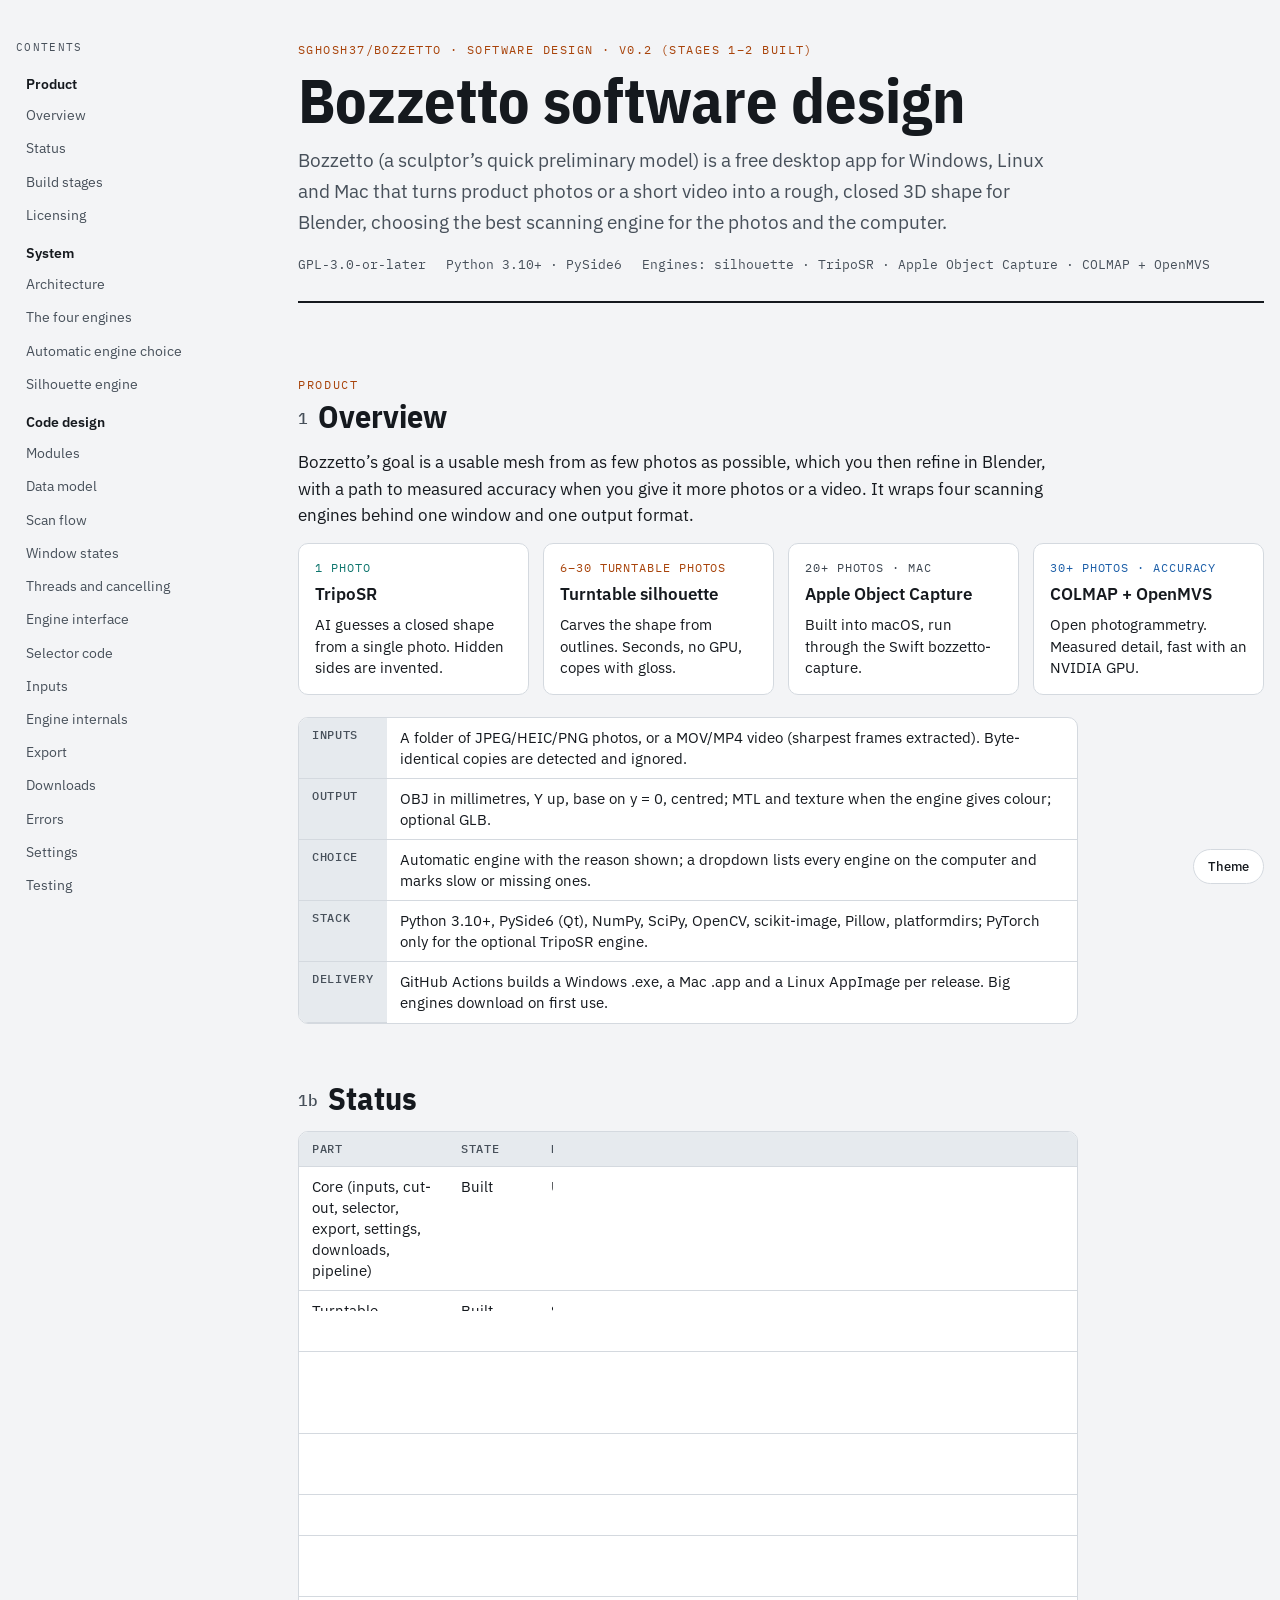
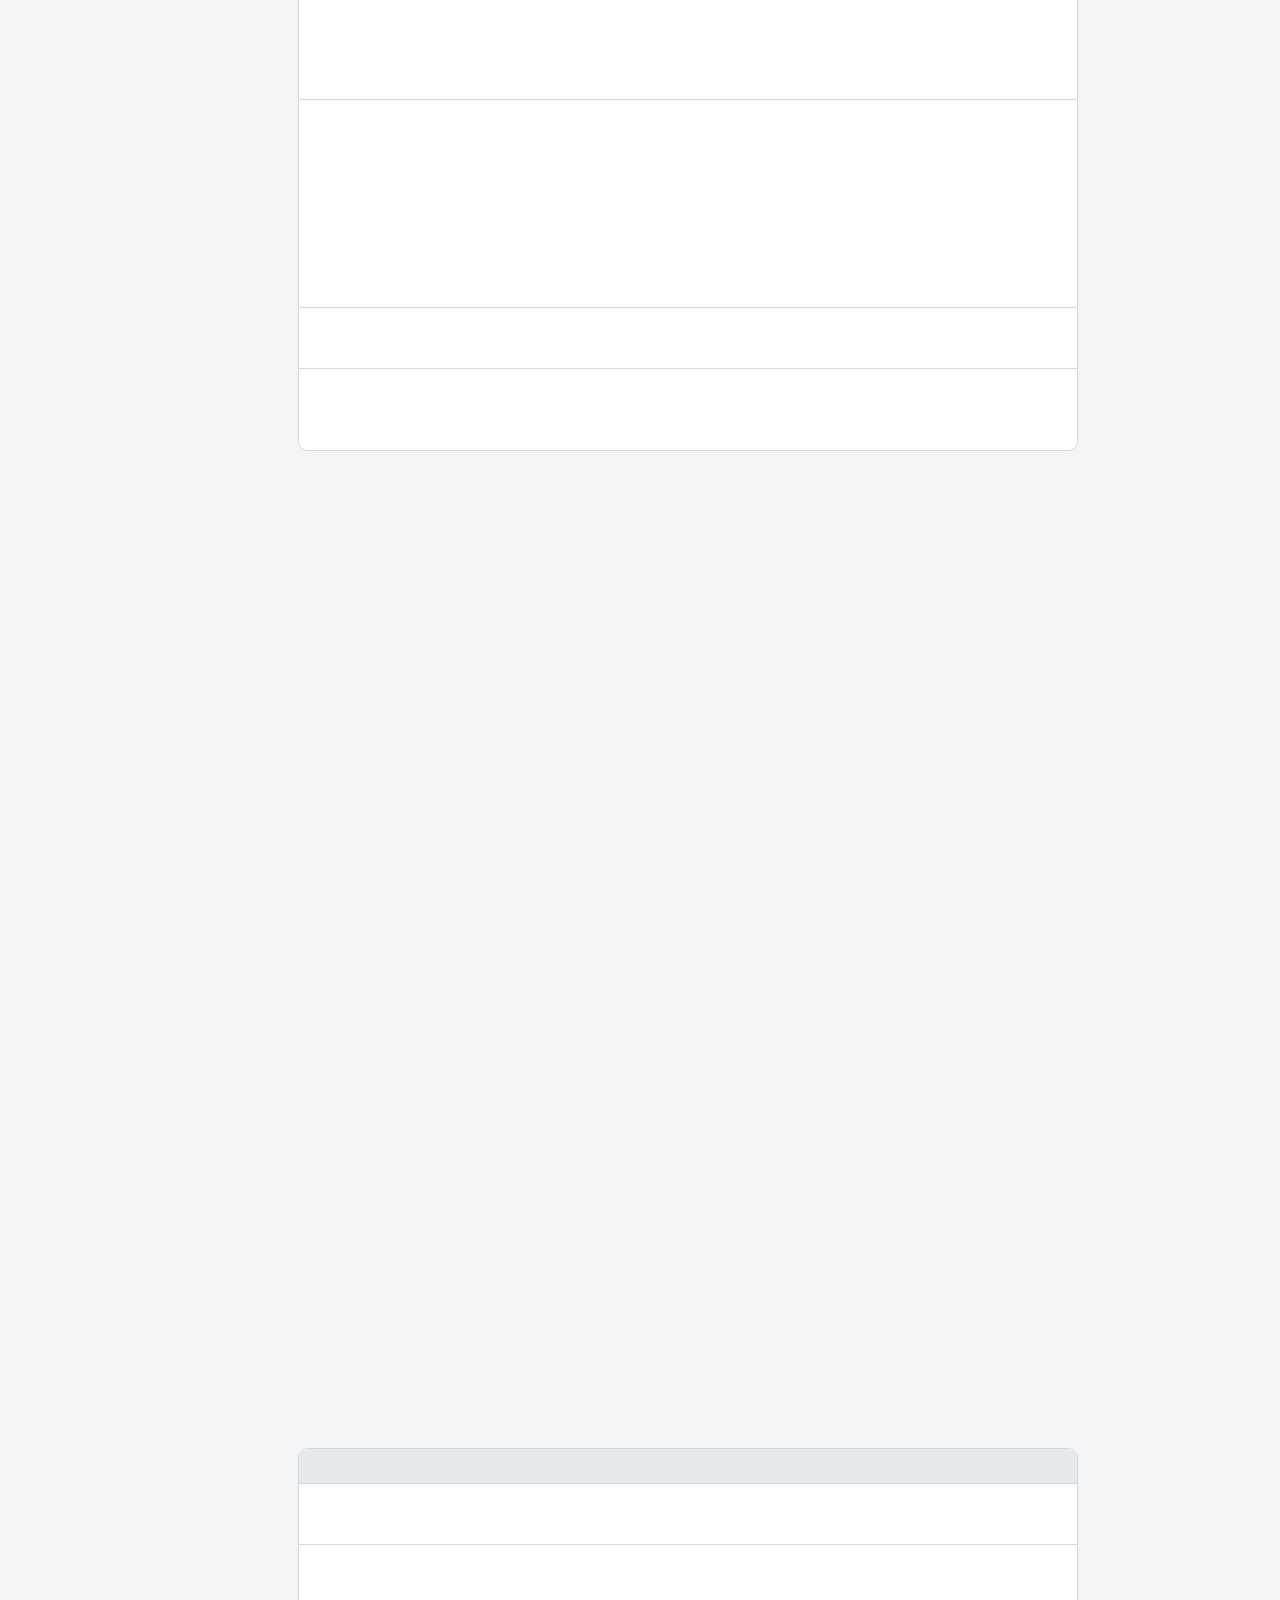
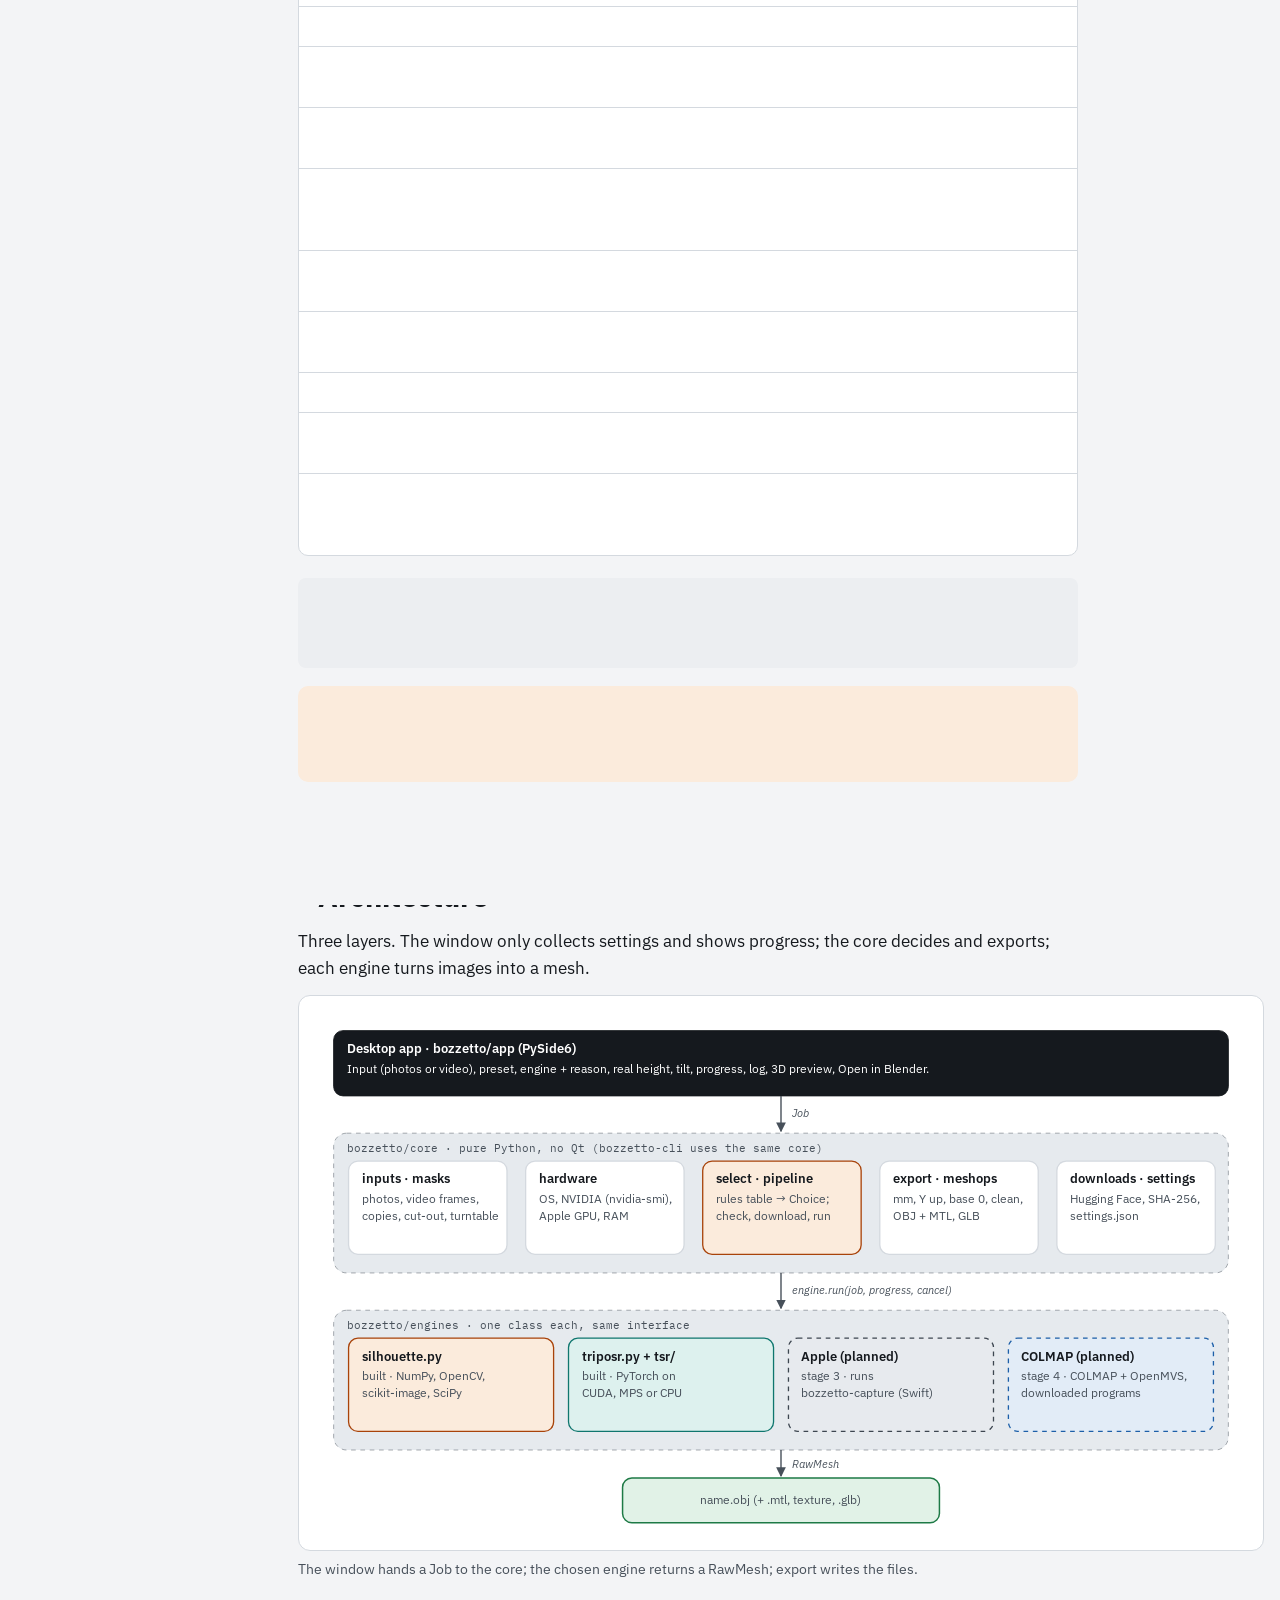
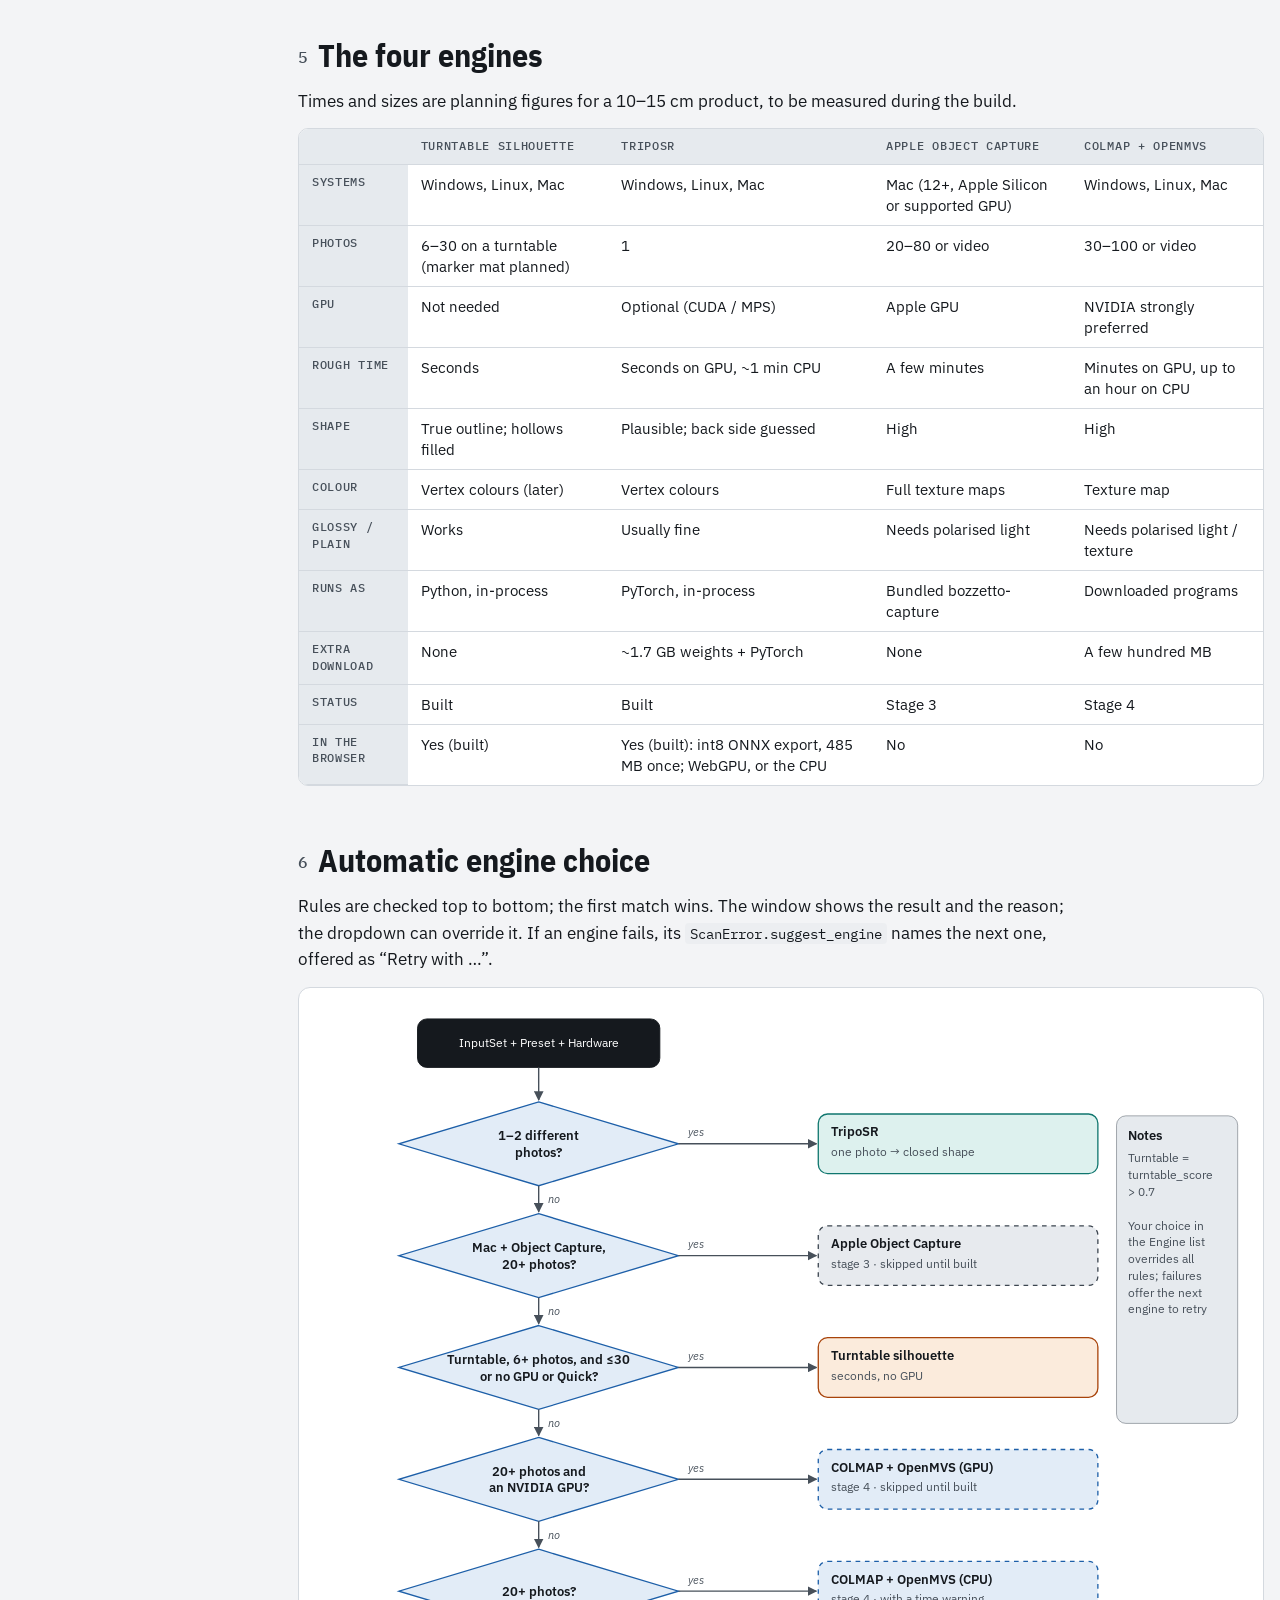
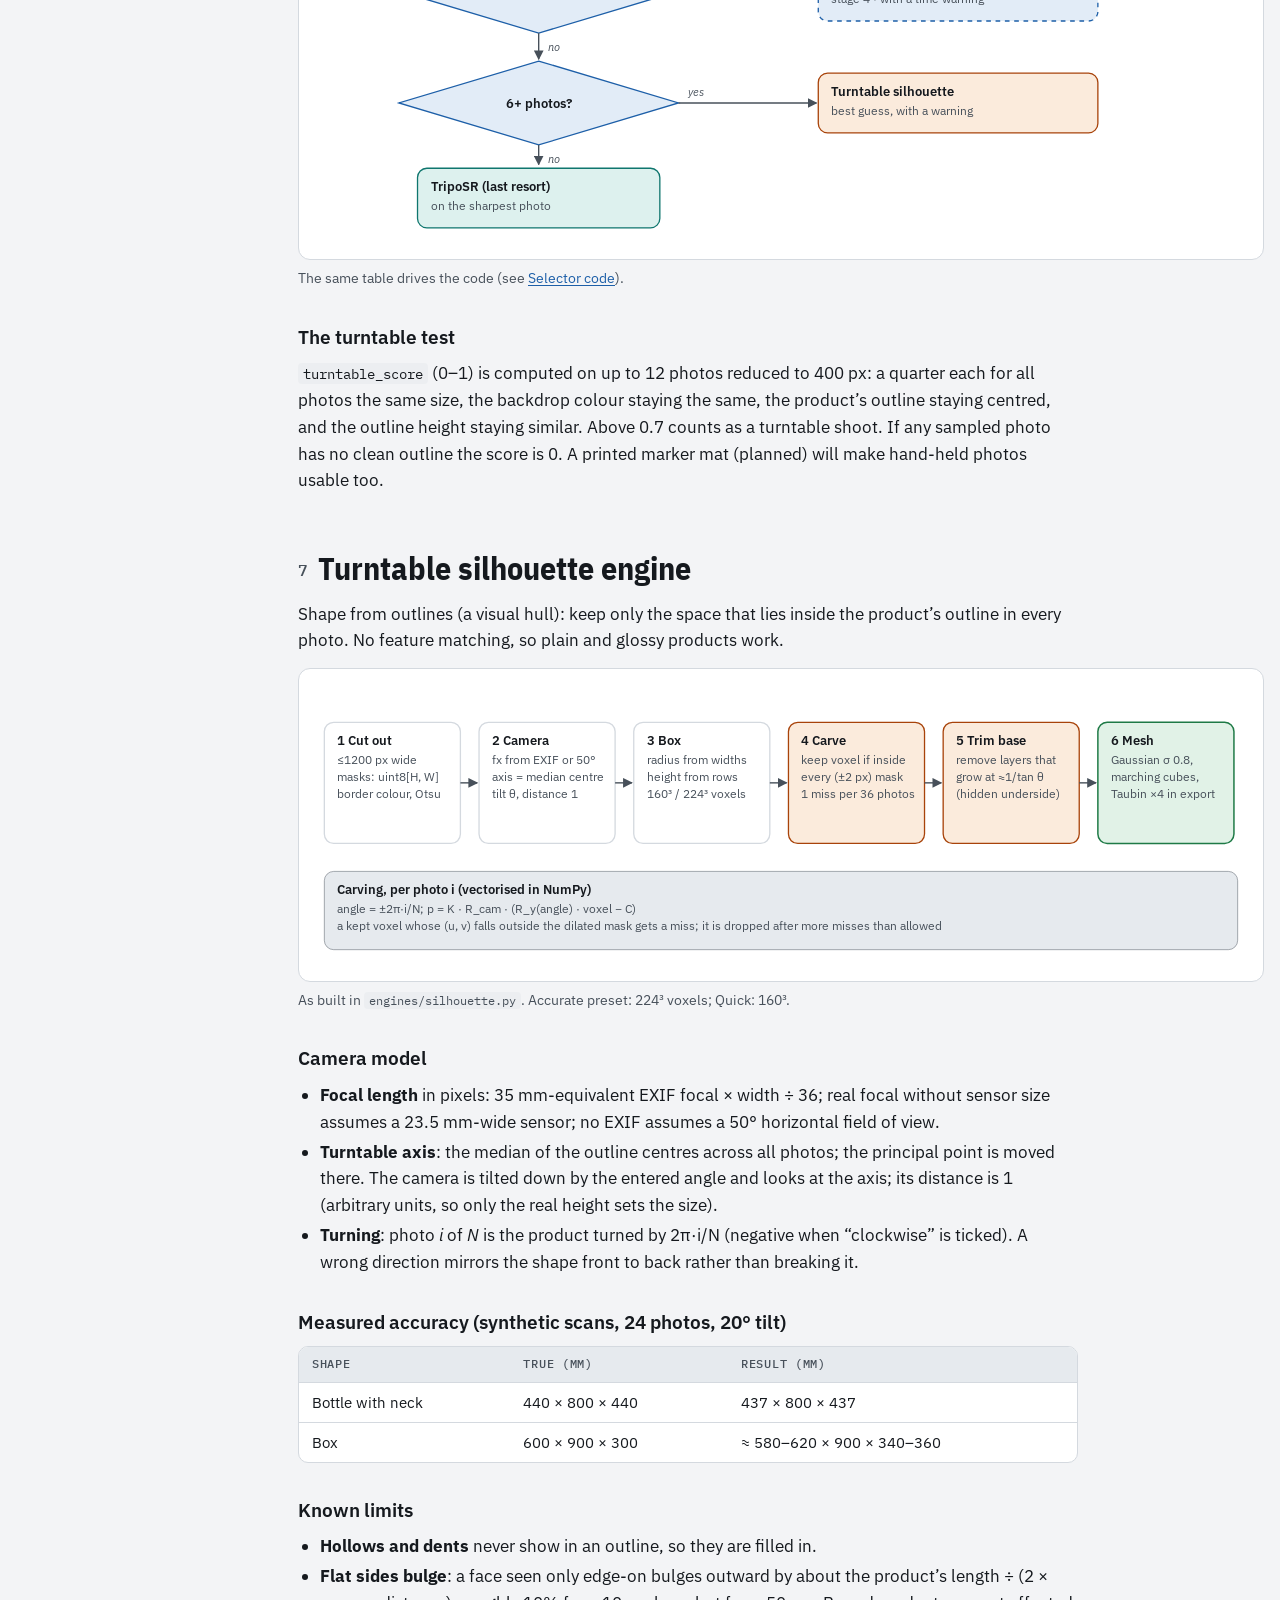
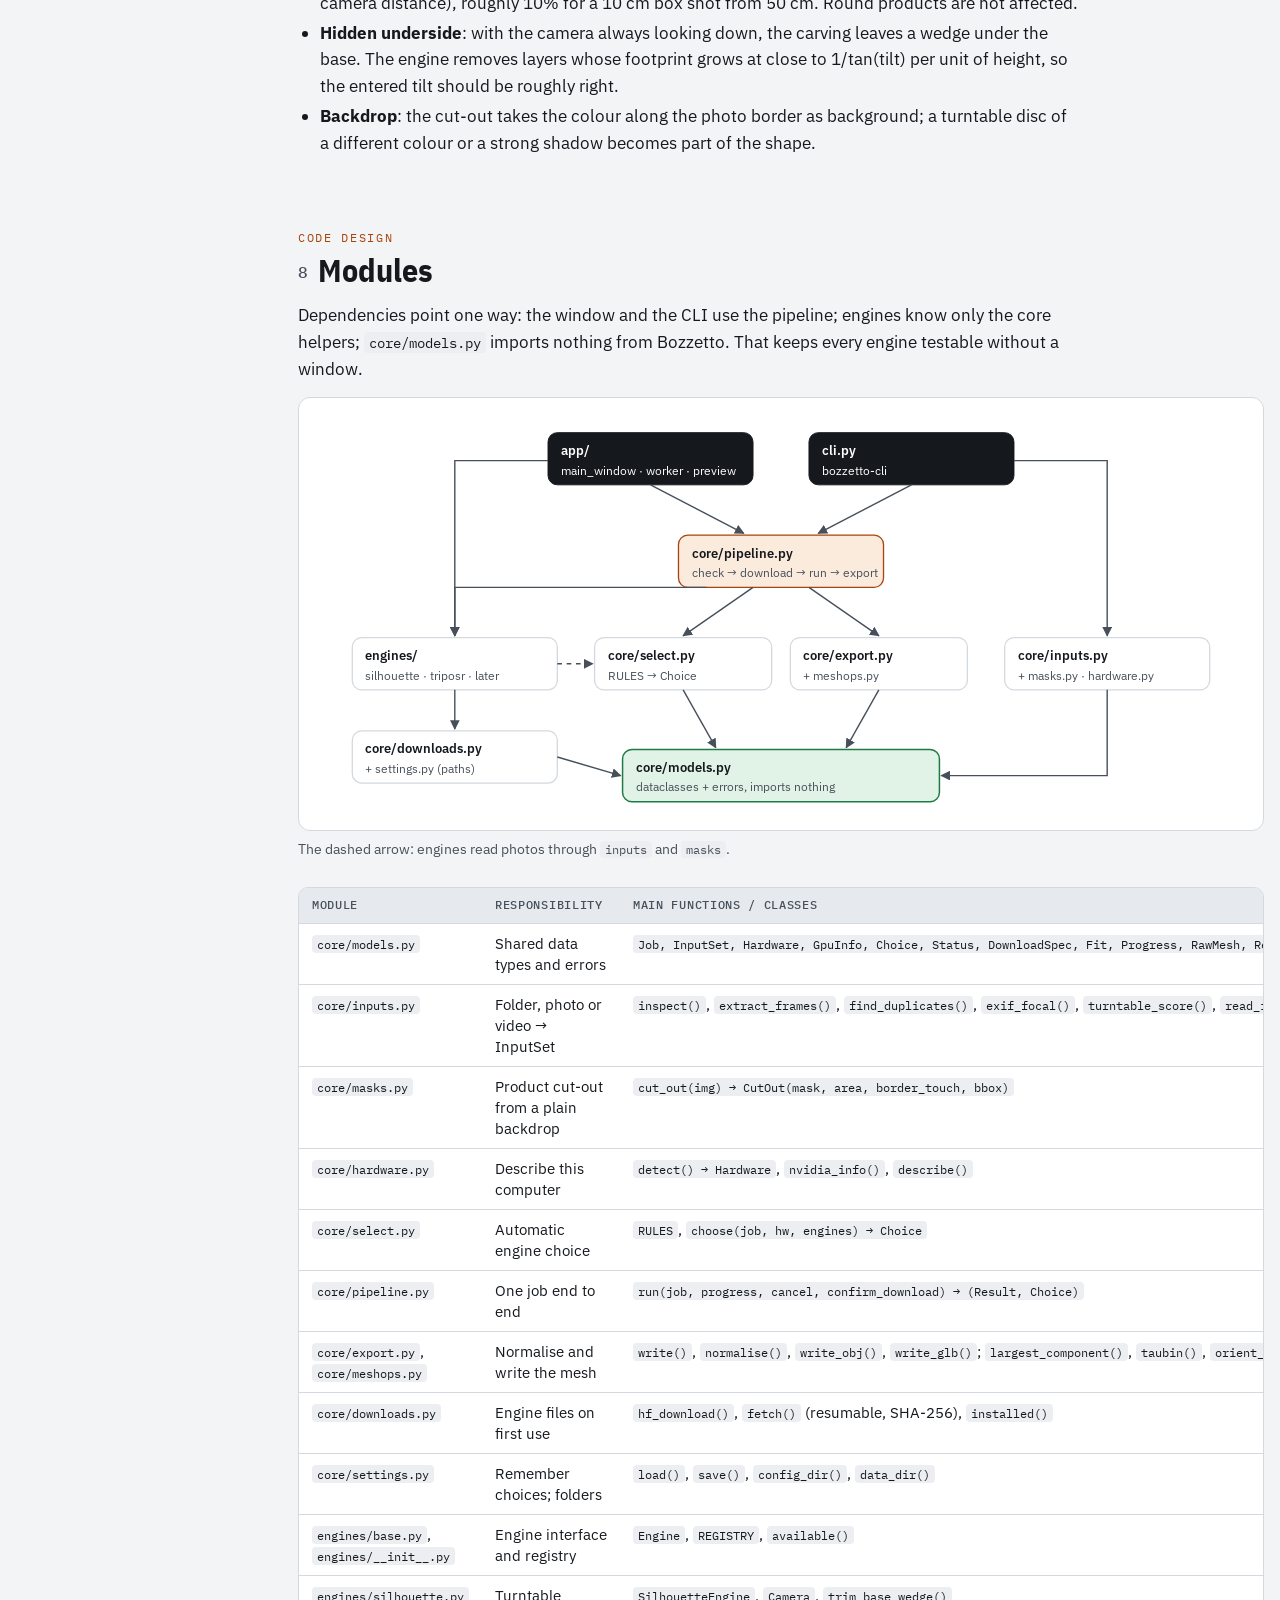
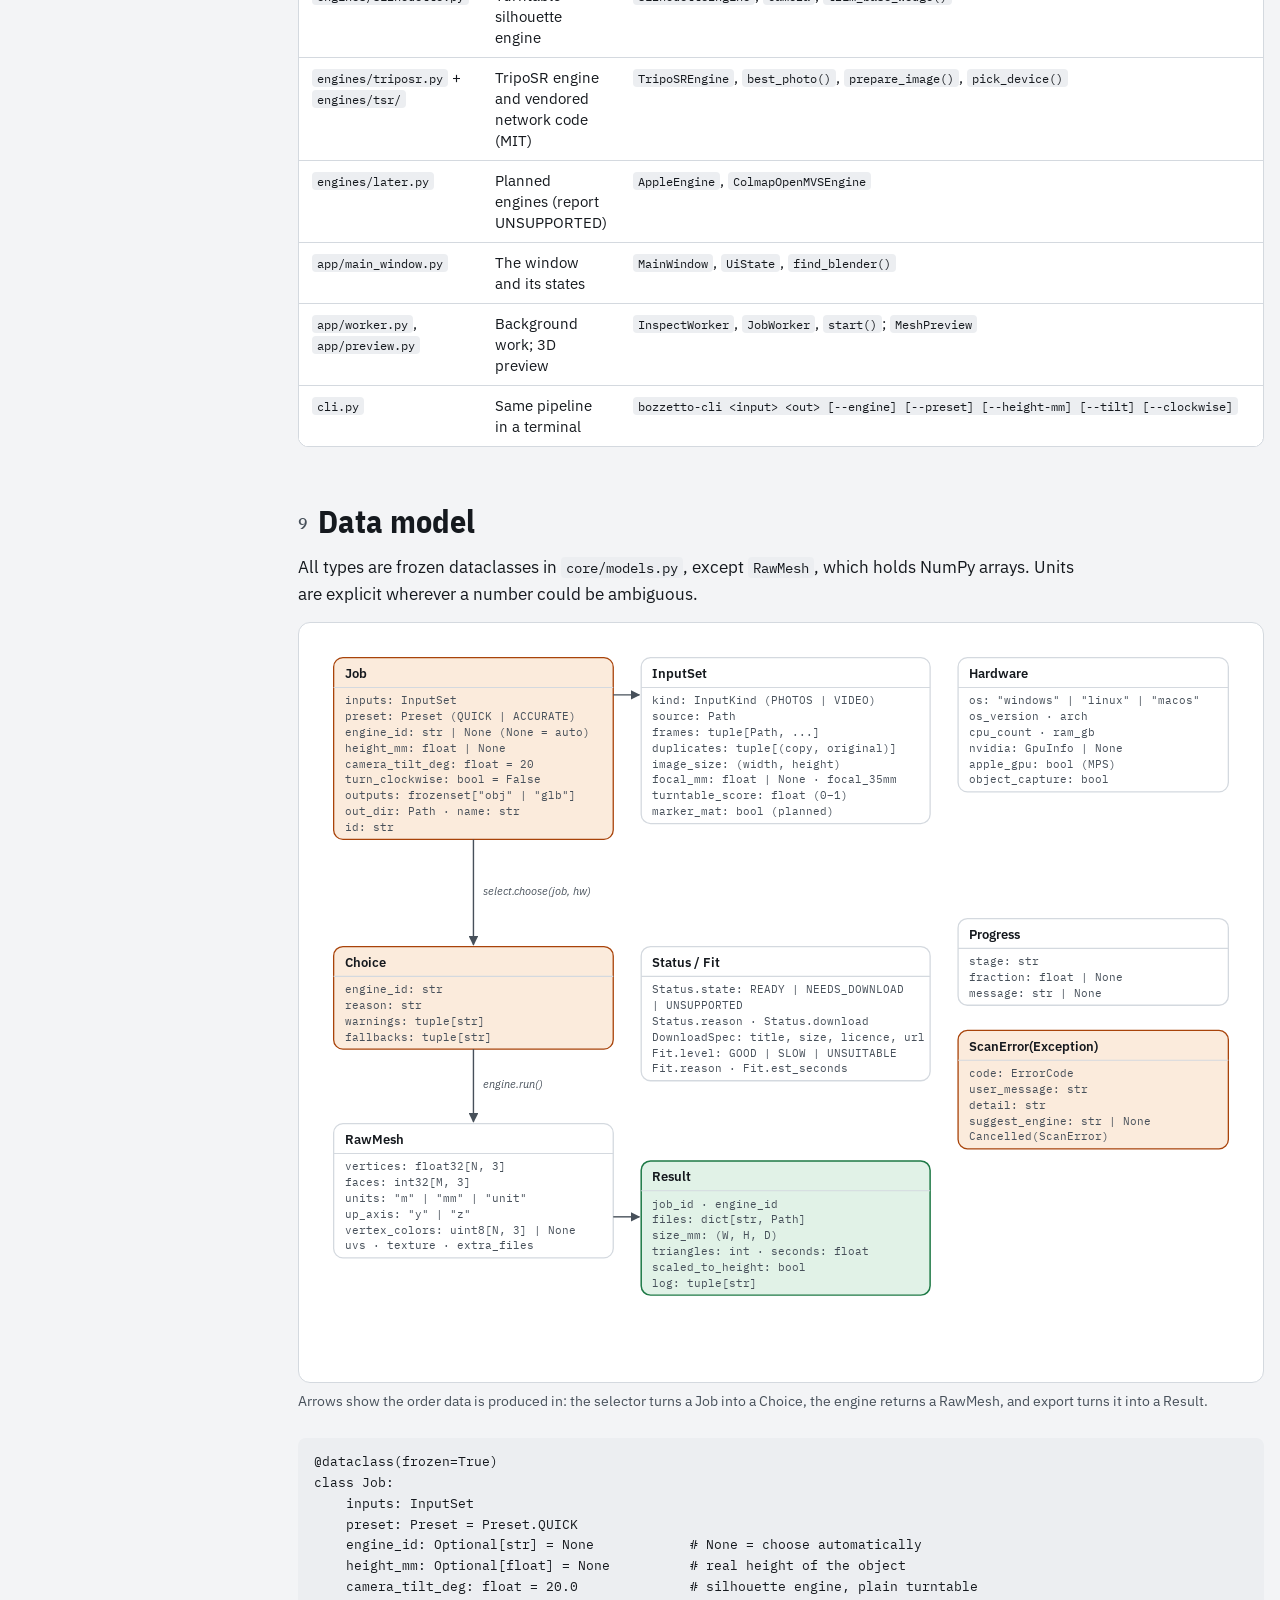
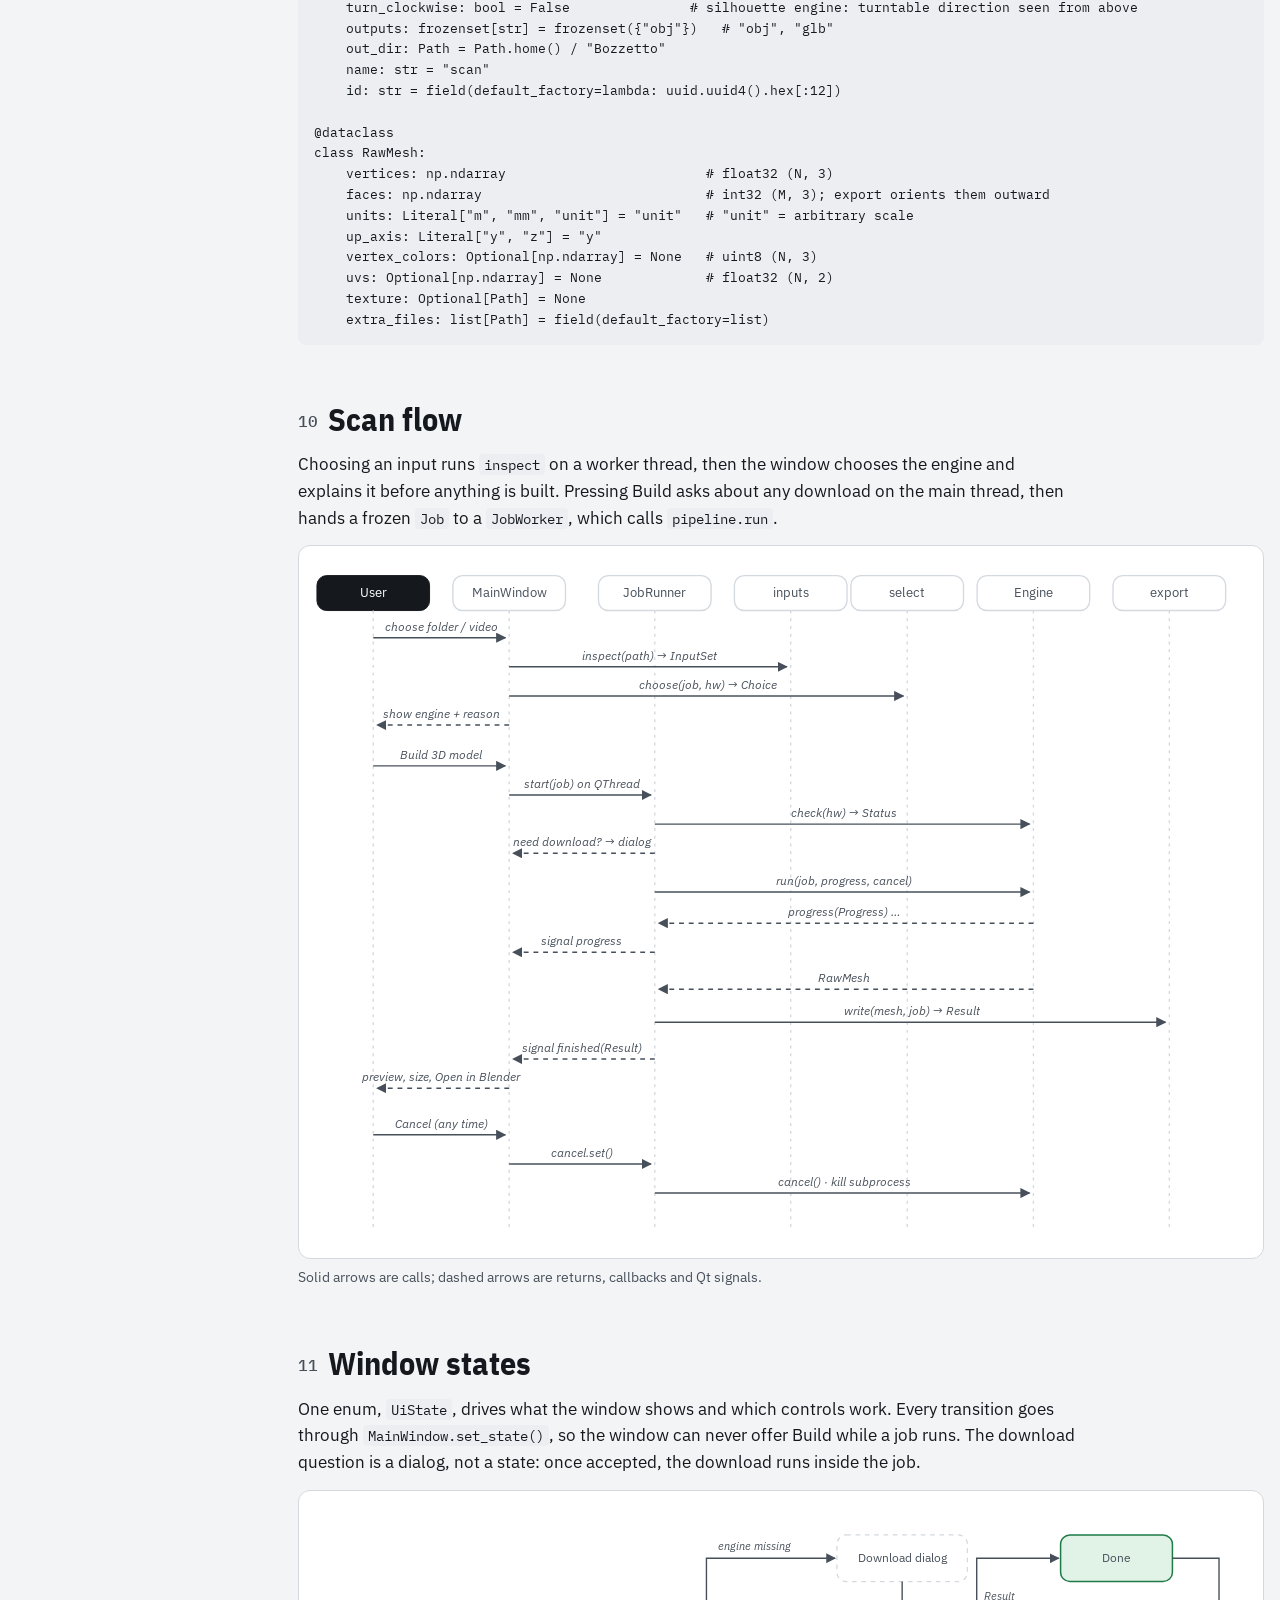
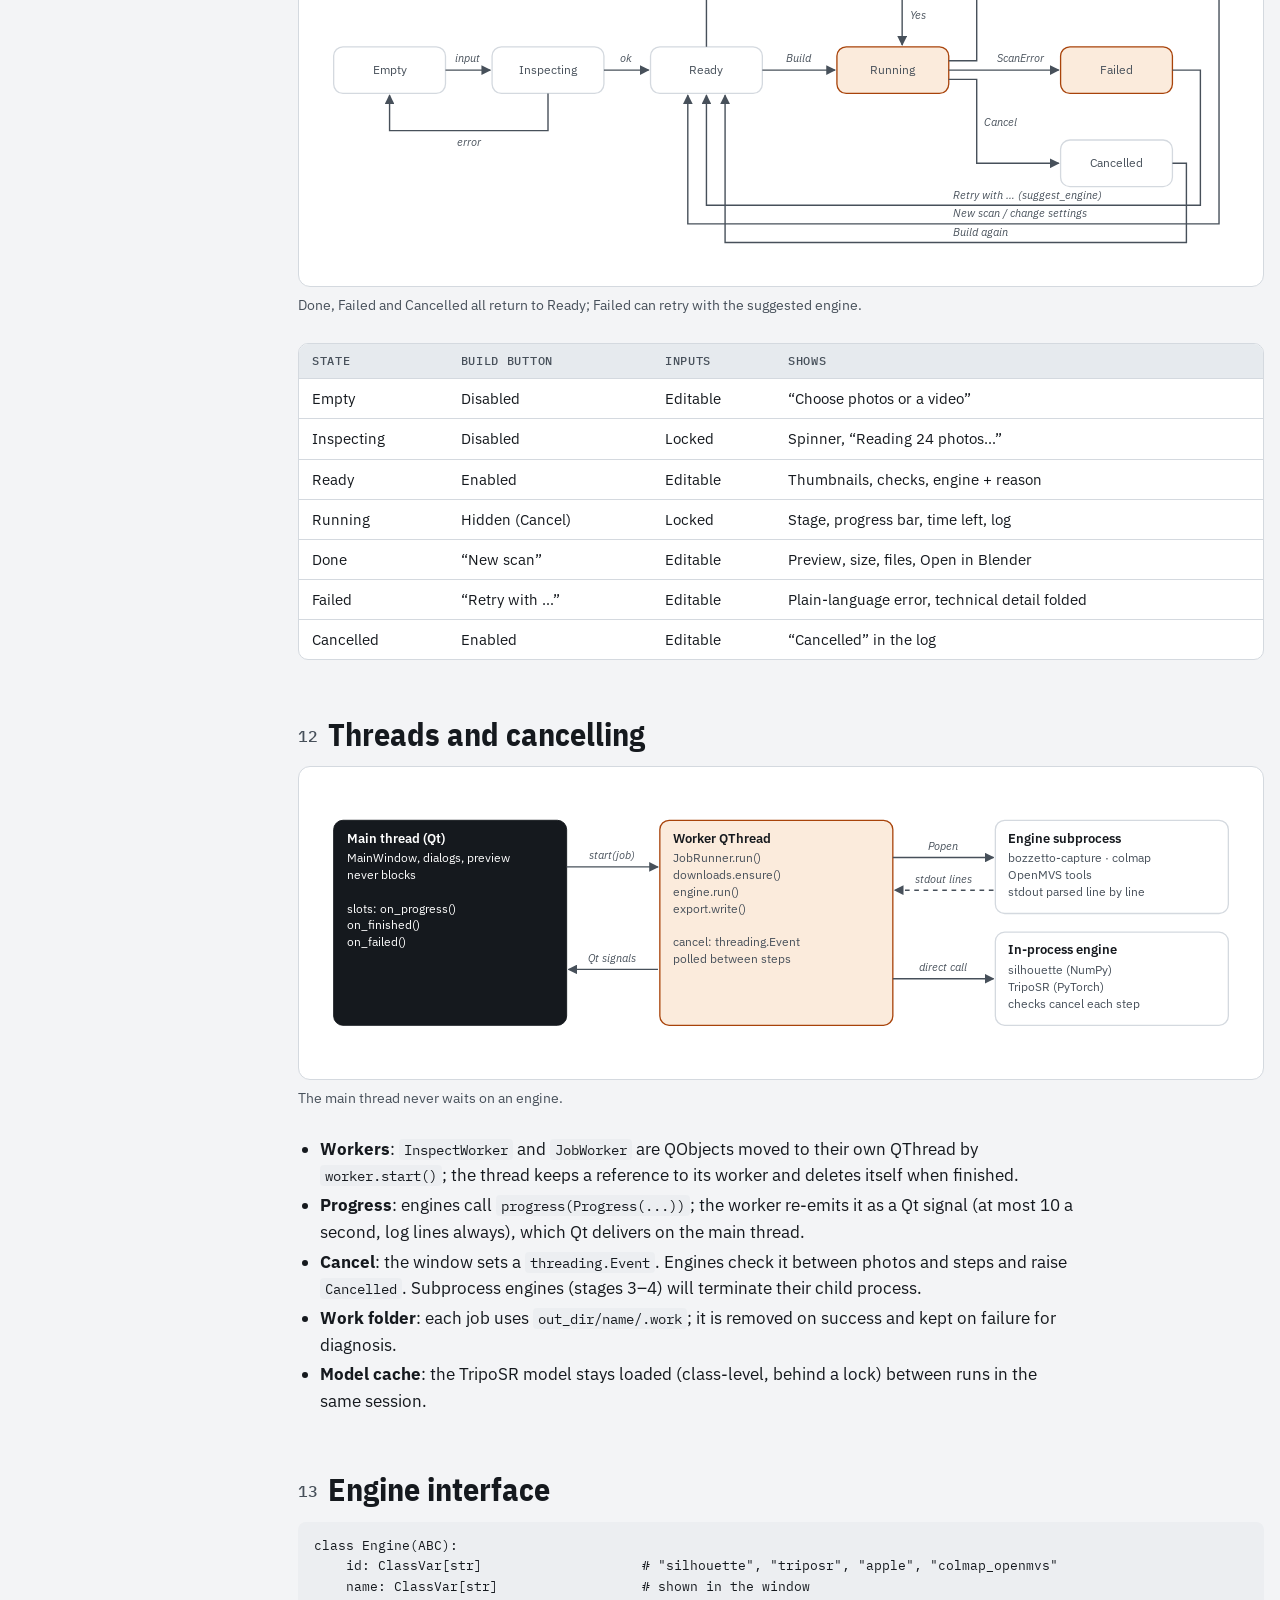
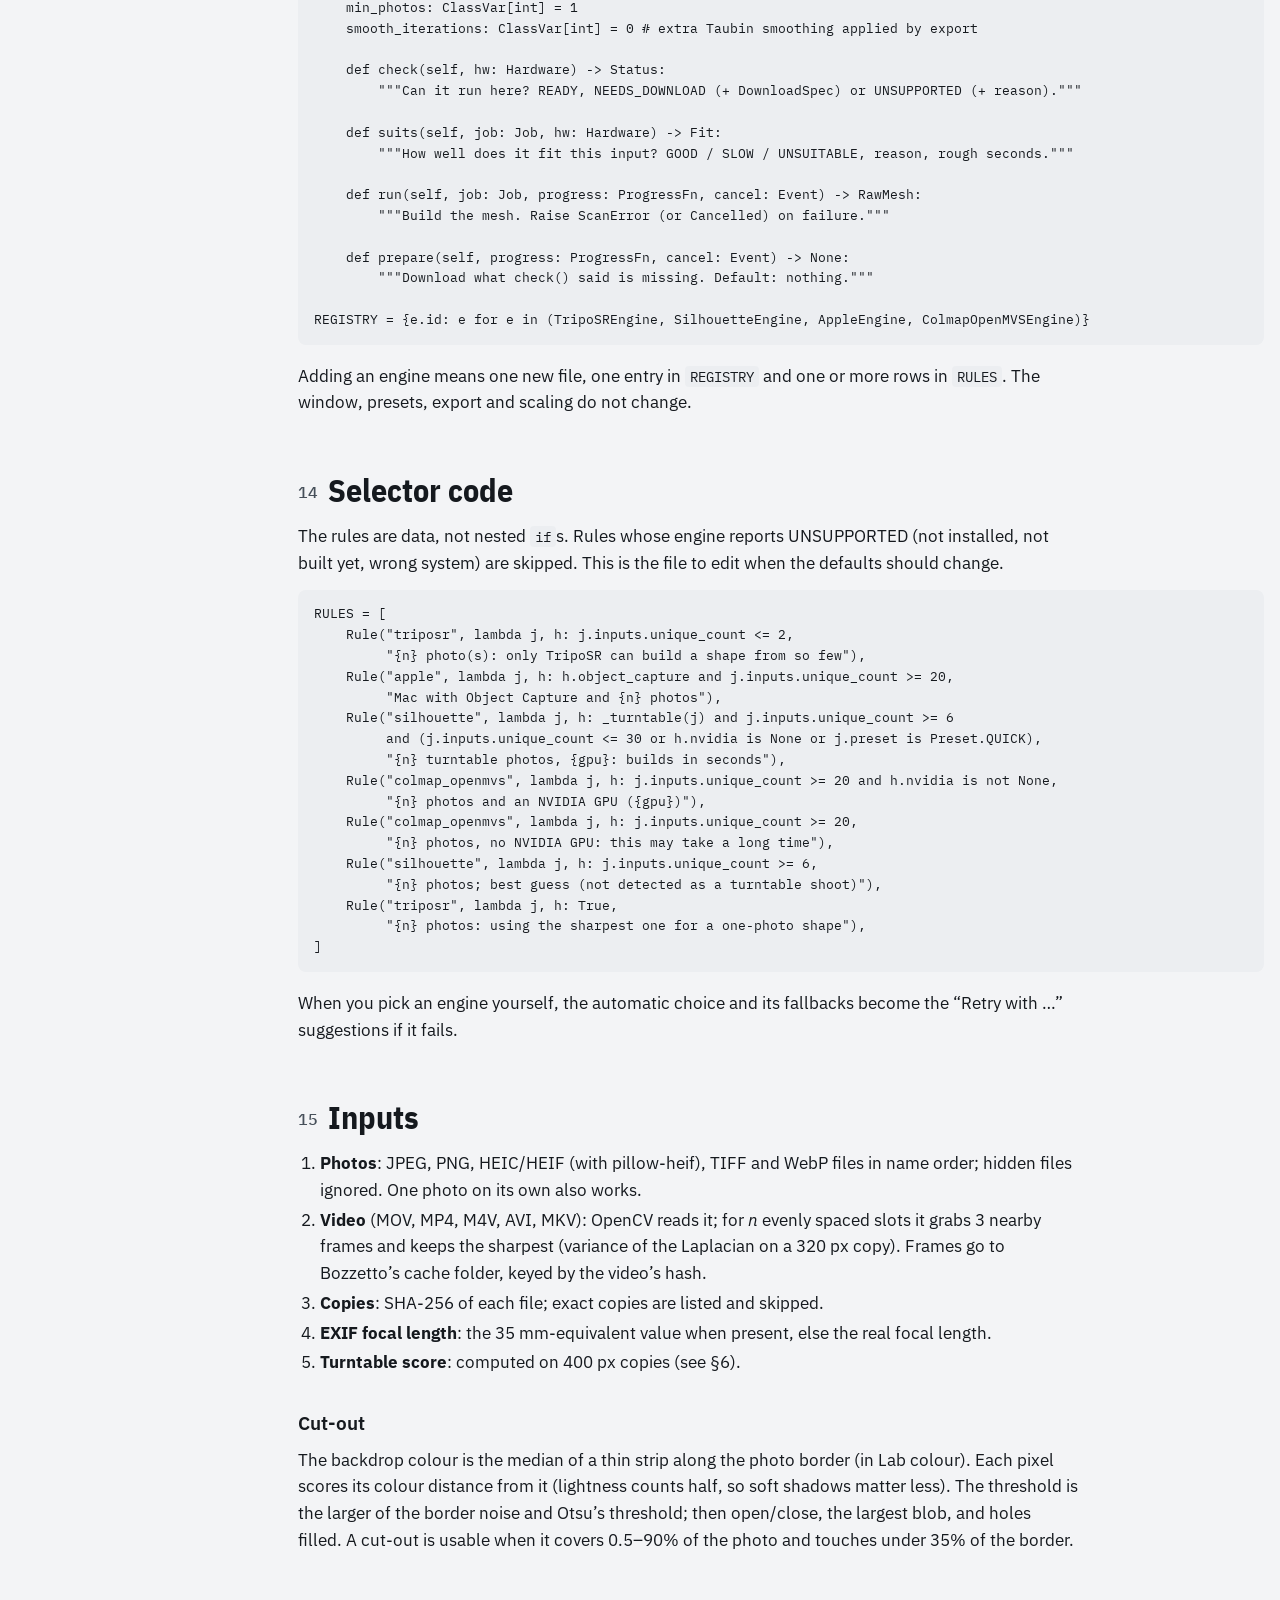
<file: docs/design.html>
<!doctype html>
<html lang="en">
<head>
<meta charset="utf-8">
<meta name="viewport" content="width=device-width, initial-scale=1">
<title>Bozzetto Software Design</title>
<meta name="description" content="Design of Bozzetto, a GPL desktop app for Windows, Linux and Mac that turns photos or a video into a 3D mesh: architecture, engines, engine choice, code design, data structures, flows and delivery.">
<link rel="preconnect" href="https://fonts.googleapis.com">
<link rel="preconnect" href="https://fonts.gstatic.com" crossorigin>
<link rel="stylesheet" href="https://fonts.googleapis.com/css2?family=IBM+Plex+Mono:wght@400;500&family=IBM+Plex+Sans:ital,wght@0,400;0,500;0,600;1,400&family=IBM+Plex+Sans+Condensed:wght@600;700&display=swap">
<style>
/* Layout: engineering spec. Sticky contents rail, one reading column that widens for diagrams. */
:root {
  --paper: #F3F4F6; --surface: #FFFFFF; --ink: #15191E; --ink-2: #47505A; --rule: #D4D9DF; --band: #E6EAEE;
  --accent: #A8430A; --accent-soft: #FBEBDC; --blue: #1D5FA8; --blue-soft: #E2ECF7; --teal: #0F766E; --teal-soft: #DDF1EE;
  --slate: #3D4650; --slate-soft: #E7EAEE; --ok: #1E7A46; --ok-soft: #E1F2E7; --warn: #A8430A; --warn-soft: #FBEBDC;
  --dark: #15191E; --dark-ink: #FFFFFF; --code: #ECEEF1;
  --font-display: 'IBM Plex Sans Condensed', 'Arial Narrow', sans-serif;
  --font-body: 'IBM Plex Sans', -apple-system, 'Segoe UI', Roboto, sans-serif;
  --font-mono: 'IBM Plex Mono', ui-monospace, 'SF Mono', Menlo, Consolas, monospace;
  color-scheme: light;
}
@media (prefers-color-scheme: dark) {
  :root:not([data-theme="light"]) {
    --paper: #14171B; --surface: #1C2026; --ink: #E9EBEE; --ink-2: #A9B0B9; --rule: #343A42; --band: #22272E;
    --accent: #F2994A; --accent-soft: #3A2A1C; --blue: #7DB3EA; --blue-soft: #1B2A3A; --teal: #5CC9BC; --teal-soft: #17302D;
    --slate: #B3BCC6; --slate-soft: #262C34; --ok: #5CC88A; --ok-soft: #18301F; --warn: #F2994A; --warn-soft: #3A2A1C;
    --dark: #E9EBEE; --dark-ink: #14171B; --code: #23282F; color-scheme: dark;
  }
}
:root[data-theme="dark"] {
  --paper: #14171B; --surface: #1C2026; --ink: #E9EBEE; --ink-2: #A9B0B9; --rule: #343A42; --band: #22272E;
  --accent: #F2994A; --accent-soft: #3A2A1C; --blue: #7DB3EA; --blue-soft: #1B2A3A; --teal: #5CC9BC; --teal-soft: #17302D;
  --slate: #B3BCC6; --slate-soft: #262C34; --ok: #5CC88A; --ok-soft: #18301F; --warn: #F2994A; --warn-soft: #3A2A1C;
  --dark: #E9EBEE; --dark-ink: #14171B; --code: #23282F; color-scheme: dark;
}
* { box-sizing: border-box; }
html { scroll-behavior: smooth; }
@media (prefers-reduced-motion: reduce) { html { scroll-behavior: auto; } }
body { margin: 0; background: var(--paper); color: var(--ink); font-family: var(--font-body); font-size: 16.5px; line-height: 1.62; -webkit-font-smoothing: antialiased; }
a { color: var(--blue); text-underline-offset: 2px; }
a:hover { color: var(--accent); }
a:focus-visible, button:focus-visible { outline: 2px solid var(--accent); outline-offset: 2px; border-radius: 3px; }
.shell { max-width: 1320px; margin: 0 auto; padding-block: 40px 96px; padding-left: max(16px, env(safe-area-inset-left, 0px)); padding-right: max(16px, env(safe-area-inset-right, 0px)); display: grid; grid-template-columns: 230px minmax(0, 1fr); gap: 52px; }
@media (max-width: 960px) { .shell { grid-template-columns: minmax(0, 1fr); gap: 24px; padding-block: 24px 64px; } }
nav.toc { position: sticky; top: 20px; align-self: start; font-size: 13.5px; line-height: 1.35; max-height: calc(100vh - 40px); overflow-y: auto; }
nav.toc .label { font-family: var(--font-mono); font-size: 11px; letter-spacing: .12em; text-transform: uppercase; color: var(--ink-2); margin-bottom: 8px; }
nav.toc ol { list-style: none; margin: 0; padding: 0; display: grid; gap: 1px; }
nav.toc a { display: block; padding: 4px 10px; color: var(--ink-2); text-decoration: none; border-radius: 6px; }
nav.toc a:hover { background: var(--surface); color: var(--ink); }
nav.toc .group { margin-top: 12px; padding: 0 10px 2px; font-weight: 600; color: var(--ink); }
@media (max-width: 960px) { nav.toc { position: static; max-height: none; background: var(--surface); border: 1px solid var(--rule); border-radius: 10px; padding: 14px; } nav.toc ol { grid-template-columns: repeat(auto-fill, minmax(170px, 1fr)); } }
main { min-width: 0; }
.prose { max-width: 780px; }
header.mast { border-bottom: 2px solid var(--ink); padding-bottom: 26px; margin-bottom: 36px; }
.eyebrow { font-family: var(--font-mono); font-size: 12px; letter-spacing: .12em; text-transform: uppercase; color: var(--accent); }
h1 { font-family: var(--font-display); font-weight: 700; font-size: clamp(40px, 6.5vw, 62px); line-height: 1; margin: 10px 0 14px; text-wrap: balance; }
.lede { font-size: 19px; color: var(--ink-2); margin: 0; max-width: 760px; }
.meta { display: flex; flex-wrap: wrap; gap: 6px 20px; margin-top: 16px; font-family: var(--font-mono); font-size: 13px; color: var(--ink-2); }
.part { font-family: var(--font-mono); font-size: 12px; letter-spacing: .14em; text-transform: uppercase; color: var(--accent); margin: 72px 0 4px; }
h2 { font-family: var(--font-display); font-weight: 700; font-size: 32px; line-height: 1.15; margin: 56px 0 14px; text-wrap: balance; scroll-margin-top: 20px; }
.part + section h2 { margin-top: 0; }
h2 .num { font-family: var(--font-mono); font-size: 16px; font-weight: 500; color: var(--ink-2); margin-right: 10px; vertical-align: 4px; }
h3 { font-size: 19px; margin: 32px 0 8px; font-weight: 600; scroll-margin-top: 20px; }
p { margin: 0 0 14px; }
ul, ol { margin: 0 0 14px; padding-left: 22px; } li { margin: 3px 0; }
code { font-family: var(--font-mono); font-size: .86em; background: var(--code); padding: 1px 5px; border-radius: 4px; }
p code, li code { overflow-wrap: anywhere; }
pre { font-family: var(--font-mono); font-size: 13px; line-height: 1.6; background: var(--code); border-radius: 8px; padding: 14px 16px; overflow-x: auto; margin: 0 0 18px; }
pre code { background: none; padding: 0; font-size: inherit; }
.table-wrap { overflow-x: auto; margin: 0 0 22px; border: 1px solid var(--rule); border-radius: 10px; background: var(--surface); }
table { border-collapse: collapse; width: 100%; font-size: 14.5px; line-height: 1.45; }
th, td { text-align: left; vertical-align: top; padding: 9px 13px; border-bottom: 1px solid var(--rule); }
tr:last-child td { border-bottom: 0; }
th { font-family: var(--font-mono); font-size: 11.5px; letter-spacing: .06em; text-transform: uppercase; color: var(--ink-2); font-weight: 500; background: var(--band); }
td code { white-space: nowrap; }
.note { border-radius: 10px; padding: 13px 17px; margin: 0 0 20px; font-size: 15px; background: var(--blue-soft); }
.note.warn { background: var(--warn-soft); }
.note b:first-child { display: block; font-family: var(--font-mono); font-size: 11px; letter-spacing: .12em; text-transform: uppercase; color: var(--blue); margin-bottom: 3px; }
.note.warn b:first-child { color: var(--accent); }
.note p:last-child { margin: 0; }
.cards { display: grid; grid-template-columns: repeat(auto-fit, minmax(210px, 1fr)); gap: 14px; margin: 0 0 22px; }
.card { background: var(--surface); border: 1px solid var(--rule); border-radius: 10px; padding: 15px 16px; display: flex; flex-direction: column; gap: 6px; font-size: 14.5px; line-height: 1.5; }
.card .k { font-family: var(--font-mono); font-size: 11.5px; letter-spacing: .08em; text-transform: uppercase; }
.card .t { font-size: 17px; font-weight: 600; }
.k.teal { color: var(--teal); } .k.orange { color: var(--accent); } .k.slate { color: var(--slate); } .k.blue { color: var(--blue); } .k.ok { color: var(--ok); }
.card .done { margin-top: auto; padding-top: 6px; border-top: 1px solid var(--rule); color: var(--ink-2); font-size: 13.5px; }
figure { margin: 6px 0 26px; }
figure .frame { background: var(--surface); border: 1px solid var(--rule); border-radius: 12px; padding: 16px; overflow-x: auto; }
figure svg { display: block; width: 100%; height: auto; }
figcaption { font-size: 14px; color: var(--ink-2); margin-top: 7px; }
/* diagram tokens */
.d-box { fill: var(--surface); stroke: var(--rule); stroke-width: 1.4; }
.d-key { fill: var(--accent-soft); stroke: var(--accent); stroke-width: 1.4; }
.d-warn { fill: var(--warn-soft); stroke: var(--warn); stroke-width: 1.4; }
.d-ok { fill: var(--ok-soft); stroke: var(--ok); stroke-width: 1.6; }
.d-teal { fill: var(--teal-soft); stroke: var(--teal); stroke-width: 1.4; }
.d-orange { fill: var(--accent-soft); stroke: var(--accent); stroke-width: 1.4; }
.d-slate { fill: var(--slate-soft); stroke: var(--slate); stroke-width: 1.4; }
.d-blue { fill: var(--blue-soft); stroke: var(--blue); stroke-width: 1.4; }
.d-dark { fill: var(--dark); stroke: var(--dark); }
.d-band { fill: var(--band); stroke: var(--ink-2); stroke-width: 1; stroke-opacity: .5; }
.d-dia { fill: var(--blue-soft); stroke: var(--blue); stroke-width: 1.4; }
.d-line { stroke: var(--ink-2); stroke-width: 1.5; fill: none; }
.d-life { stroke: var(--rule); stroke-width: 1.4; stroke-dasharray: 3 5; }
.d-sep { stroke: var(--rule); stroke-width: 1.2; }
.d-head { fill: var(--ink-2); }
.d-t, .d-ts { fill: var(--ink-2); font-family: var(--font-body); font-size: 13px; }
.d-tb { fill: var(--ink); font-family: var(--font-body); font-size: 14px; font-weight: 600; }
.d-tm { fill: var(--ink-2); font-family: var(--font-mono); font-size: 12px; }
.d-tl { fill: var(--ink-2); font-family: var(--font-body); font-size: 12px; font-style: italic; }
.d-tag { fill: var(--accent); font-family: var(--font-mono); font-size: 11px; }
.d-inv { fill: var(--dark-ink); }
/* app window mock (always light, like a real screenshot) */
.mock { border: 1px solid var(--rule); border-radius: 12px; overflow: hidden; background: #F4F5F7; color: #16181C; font-family: system-ui, -apple-system, 'Segoe UI', Roboto, sans-serif; font-size: 13.5px; line-height: 1.45; margin: 0 0 10px; }
.mock .bar { display: flex; flex-wrap: wrap; justify-content: space-between; gap: 8px; padding: 10px 16px; background: #FFFFFF; border-bottom: 1px solid #D9DDE3; }
.mock .bar b { font-size: 15px; } .mock .bar span { color: #5B6470; }
.mock .body { display: flex; flex-wrap: wrap; gap: 14px; padding: 14px; }
.mock .col-main { flex: 999 1 380px; min-width: 0; display: flex; flex-direction: column; gap: 12px; }
.mock .col-side { flex: 1 1 260px; min-width: 0; display: flex; flex-direction: column; gap: 12px; }
.mock .pane { background: #FFFFFF; border: 1px solid #D9DDE3; border-radius: 9px; padding: 13px; display: flex; flex-direction: column; gap: 10px; }
.mock .h { font-weight: 600; font-size: 14.5px; }
.mock .seg { display: inline-flex; border: 1px solid #C3C9D1; border-radius: 7px; overflow: hidden; }
.mock .seg span { padding: 6px 13px; } .mock .seg .on { background: #16181C; color: #FFFFFF; font-weight: 600; }
.mock .field { padding: 7px 10px; border: 1px solid #C3C9D1; border-radius: 7px; background: #FFFFFF; overflow: hidden; text-overflow: ellipsis; white-space: nowrap; }
.mock .thumbs { display: grid; grid-template-columns: repeat(8, minmax(0, 1fr)); gap: 6px; }
.mock .thumbs span { aspect-ratio: 3 / 4; border-radius: 5px; background: #E2E5EA; display: flex; align-items: flex-end; justify-content: center; font-size: 10.5px; color: #4A525C; padding-bottom: 3px; }
.mock .chips { display: flex; flex-wrap: wrap; gap: 6px; }
.mock .chip { padding: 2px 9px; border-radius: 999px; background: #E3F1E8; color: #14532D; font-size: 12px; }
.mock .chip.w { background: #FDEFD9; color: #7A3A00; }
.mock .small { font-size: 12.5px; color: #5B6470; }
.mock .btn { padding: 9px 12px; border-radius: 8px; border: 1px solid #C3C9D1; background: #FFFFFF; text-align: center; }
.mock .btn.p { background: #B45309; border-color: #B45309; color: #FFFFFF; font-weight: 700; }
.mock .log { font-family: ui-monospace, Consolas, monospace; font-size: 12px; color: #3B424C; display: flex; flex-direction: column; gap: 1px; }
.mock .view { height: 260px; border-radius: 9px; background: #1B1F25; display: grid; place-items: center; }
.mock .stats { display: grid; grid-template-columns: repeat(2, minmax(0, 1fr)); gap: 6px 12px; font-variant-numeric: tabular-nums; }
.mock .stats div span { display: block; font-size: 11.5px; color: #5B6470; }
.theme-toggle { position: fixed; right: max(16px, env(safe-area-inset-right, 0px)); bottom: max(16px, env(safe-area-inset-bottom, 0px)); background: var(--surface); color: var(--ink); border: 1px solid var(--rule); border-radius: 999px; padding: 8px 14px; font: 500 13px var(--font-body); cursor: pointer; }
footer { margin-top: 80px; padding-top: 18px; border-top: 1px solid var(--rule); font-size: 14px; color: var(--ink-2); }
</style>
</head>
<body>
<div class="shell">
<nav class="toc" aria-label="Contents">
  <div class="label">Contents</div>
  <ol>
    <li class="group">Product</li>
    <li><a href="#overview">Overview</a></li>
    <li><a href="#status">Status</a></li>
    <li><a href="#stages">Build stages</a></li>
    <li><a href="#licensing">Licensing</a></li>
    <li class="group">System</li>
    <li><a href="#architecture">Architecture</a></li>
    <li><a href="#engines">The four engines</a></li>
    <li><a href="#engine-choice">Automatic engine choice</a></li>
    <li><a href="#silhouette">Silhouette engine</a></li>
    <li class="group">Code design</li>
    <li><a href="#modules">Modules</a></li>
    <li><a href="#data-model">Data model</a></li>
    <li><a href="#scan-flow">Scan flow</a></li>
    <li><a href="#window-states">Window states</a></li>
    <li><a href="#threading">Threads and cancelling</a></li>
    <li><a href="#engine-interface">Engine interface</a></li>
    <li><a href="#selector-code">Selector code</a></li>
    <li><a href="#inputs-code">Inputs</a></li>
    <li><a href="#engine-internals">Engine internals</a></li>
    <li><a href="#export">Export</a></li>
    <li><a href="#downloads">Downloads</a></li>
    <li><a href="#errors">Errors</a></li>
    <li><a href="#settings">Settings</a></li>
    <li><a href="#testing">Testing</a></li>
    <li class="group">Interface</li>
    <li><a href="#window">Main window</a></li>
    <li><a href="#download-dialog">Download dialog</a></li>
    <li class="group">Delivery</li>
    <li><a href="#repository">Repository</a></li>
    <li><a href="#release">Build and release</a></li>
    <li><a href="#browser">Browser version and home page</a></li>
  </ol>
</nav>
<main>
<header class="mast">
  <div class="eyebrow">sghosh37/bozzetto · software design · v0.2 (stages 1–2 built)</div>
  <h1>Bozzetto software design</h1>
  <p class="lede">Bozzetto (a sculptor’s quick preliminary model) is a free desktop app for Windows, Linux and Mac that turns product photos or a short video into a rough, closed 3D shape for Blender, choosing the best scanning engine for the photos and the computer.</p>
  <div class="meta"><span>GPL-3.0-or-later</span><span>Python 3.10+ · PySide6</span><span>Engines: silhouette · TripoSR · Apple Object Capture · COLMAP + OpenMVS</span></div>
</header>

<div class="part">Product</div>
<section id="overview" class="prose">
  <h2><span class="num">1</span>Overview</h2>
  <p>Bozzetto’s goal is a usable mesh from as few photos as possible, which you then refine in Blender, with a path to measured accuracy when you give it more photos or a video. It wraps four scanning engines behind one window and one output format.</p>
</section>
<div class="cards">
  <div class="card"><span class="k teal">1 photo</span><span class="t">TripoSR</span><span>AI guesses a closed shape from a single photo. Hidden sides are invented.</span></div>
  <div class="card"><span class="k orange">6–30 turntable photos</span><span class="t">Turntable silhouette</span><span>Carves the shape from outlines. Seconds, no GPU, copes with gloss.</span></div>
  <div class="card"><span class="k slate">20+ photos · Mac</span><span class="t">Apple Object Capture</span><span>Built into macOS, run through the Swift bozzetto-capture.</span></div>
  <div class="card"><span class="k blue">30+ photos · accuracy</span><span class="t">COLMAP + OpenMVS</span><span>Open photogrammetry. Measured detail, fast with an NVIDIA GPU.</span></div>
</div>
<div class="prose">
<div class="table-wrap"><table>
  <tbody>
    <tr><th>Inputs</th><td>A folder of JPEG/HEIC/PNG photos, or a MOV/MP4 video (sharpest frames extracted). Byte-identical copies are detected and ignored.</td></tr>
    <tr><th>Output</th><td>OBJ in millimetres, Y up, base on y = 0, centred; MTL and texture when the engine gives colour; optional GLB.</td></tr>
    <tr><th>Choice</th><td>Automatic engine with the reason shown; a dropdown lists every engine on the computer and marks slow or missing ones.</td></tr>
    <tr><th>Stack</th><td>Python 3.10+, PySide6 (Qt), NumPy, SciPy, OpenCV, scikit-image, Pillow, platformdirs; PyTorch only for the optional TripoSR engine.</td></tr>
    <tr><th>Delivery</th><td>GitHub Actions builds a Windows .exe, a Mac .app and a Linux AppImage per release. Big engines download on first use.</td></tr>
  </tbody>
</table></div>
</div>

<section id="status" class="prose">
  <h2><span class="num">1b</span>Status</h2>
  <div class="table-wrap"><table>
    <thead><tr><th>Part</th><th>State</th><th>How it was checked</th></tr></thead>
    <tbody>
      <tr><td>Core (inputs, cut-out, selector, export, settings, downloads, pipeline)</td><td>Built</td><td>Unit tests (pytest), run in the cloud on Linux</td></tr>
      <tr><td>Turntable silhouette engine</td><td>Built</td><td>Synthetic turntable scans: bottle within 1% on every axis; box within 5% on width (flat sides bulge, see §7); closed mesh</td></tr>
      <tr><td>TripoSR engine</td><td>Built</td><td>Wrapper tested with a stand-in model (photo choice, cut-out, framing, orientation, colours, export). The real model and the vendored network code first run on a computer with PyTorch and Hugging Face access</td></tr>
      <tr><td>Window (PySide6)</td><td>Built</td><td>Every handler exercised against a mock Qt (inspect, choose, build, fail, retry, save settings). First real run on your computer</td></tr>
      <tr><td>bozzetto-cli</td><td>Built</td><td>Used for the synthetic scans</td></tr>
      <tr><td>Apple Object Capture engine</td><td>Planned (stage 3)</td><td>Swift helper moved to <code>macos/bozzetto-capture</code>; needs <code>--json</code> and the session-release fix</td></tr>
      <tr><td>Browser version (<code>web/</code>)</td><td>Built (stage 6)</td><td>Same synthetic scans run through the browser engine in Node: size matches the desktop app within 0.1% and the triangle count within 0.1%; cut-outs differ on under 0.02% of pixels; morphology identical to OpenCV. Run end to end in Chromium with photos and with a video</td></tr>
      <tr><td>TripoSR in the browser</td><td>Built</td><td>Photo preparation matches the desktop engine (mean difference under 0.002); triplane sampling matches PyTorch’s <code>grid_sample</code> to 1e-4; whole one-photo pipeline with stand-in networks (orientation, size, colours, closed mesh); page flow in Chromium with a stand-in ONNX Runtime (asking before the download, failed download message, cached model, model kept loaded between builds). Real model checked in Chrome 152 on Windows with an AMD graphics card (WebGPU): download, checksum, start, and a one-photo build at 128³ in about 45 s, standing upright with the photo’s proportions</td></tr>
      <tr><td>Home page (<code>index.html</code>)</td><td>Built (stage 6)</td><td>Checked in Chromium at desktop and phone widths, light and dark</td></tr>
      <tr><td>COLMAP + OpenMVS, packaging</td><td>Planned (stages 4–5)</td><td>–</td></tr>
    </tbody>
  </table></div>
</section>

<section id="stages">
  <h2><span class="num">2</span>Build stages</h2>
  <p class="prose">Each stage ends with something that runs. Stages 1, 2 and 6 are built; the rest follow one at a time, and this page is updated with each.</p>
  <div class="cards">
    <div class="card"><span class="k ok">Stage 1 · built</span><span class="t">App, engine choice, silhouette engine</span><span>Qt window, photo and video input, copy detection, hardware detection, selector, silhouette engine, OBJ/GLB export, CLI, tests, GPL headers and notices.</span><span class="done">Done: synthetic bottle within 1%, closed mesh.</span></div>
    <div class="card"><span class="k ok">Stage 2 · built</span><span class="t">TripoSR</span><span>Vendored inference code, one-time model download, Bozzetto’s own cut-out, CUDA / MPS / CPU, scale to height.</span><span class="done">Done: wrapper tested; real-model run pending on a PyTorch machine.</span></div>
    <div class="card"><span class="k slate">Stage 3</span><span class="t">Apple engine</span><span>bozzetto-capture gains --json and the session fix; apple.py runs it on macOS 12+ with Apple Silicon.</span><span class="done">Done when the same video gives a model on a Mac.</span></div>
    <div class="card"><span class="k blue">Stage 4</span><span class="t">COLMAP + OpenMVS</span><span>Download official binaries, run the pipeline, CPU fallback with a time warning, progress from logs.</span><span class="done">Done when 40 photos give a textured mesh on Windows with and without NVIDIA.</span></div>
    <div class="card"><span class="k orange">Stage 5</span><span class="t">Packaging</span><span>PyInstaller per system, GitHub Actions runners, the Mac build bundles bozzetto-capture, release page.</span><span class="done">Done when a tagged release gives three downloads that start without Python.</span></div>
    <div class="card"><span class="k ok">Stage 6 · built</span><span class="t">Browser version and home page</span><span>Silhouette engine in JavaScript in a Web Worker, nothing uploaded; root index.html with Try it, Install, Capture guide, Design; ready for GitHub Pages.</span><span class="done">Done: synthetic turntable photos give the same size as the desktop app (within 0.1%).</span></div>
  </div>
</section>

<section id="licensing" class="prose">
  <h2><span class="num">3</span>Licensing</h2>
  <p>Bozzetto’s own code, including the Swift CLI, is <b>GPL-3.0-or-later</b>. Every third-party part is compatible and is credited in <code>THIRD_PARTY_NOTICES.md</code> with its licence text and a link to its source.</p>
  <div class="table-wrap"><table>
    <thead><tr><th>Component</th><th>Licence</th><th>Shipped</th><th>What we do</th></tr></thead>
    <tbody>
      <tr><td>Bozzetto</td><td>GPL-3.0-or-later</td><td>Yes</td><td><code>LICENSE</code>, SPDX header in every file</td></tr>
      <tr><td>TripoSR inference code (vendored in <code>engines/tsr</code>, modified)</td><td>MIT</td><td>Yes</td><td>Licence file kept beside the code; changes marked “Bozzetto:”</td></tr>
      <tr><td>TripoSR weights</td><td>MIT</td><td>Downloaded</td><td>Notice and MIT text</td></tr>
      <tr><td>DINO ViT-B/16 config (<code>facebook/dino-vitb16</code>)</td><td>Apache-2.0</td><td>Downloaded</td><td>Notice</td></tr>
      <tr><td>COLMAP</td><td>BSD 3-Clause</td><td>Downloaded</td><td>Notice and licence; separate program</td></tr>
      <tr><td>OpenMVS</td><td>AGPL-3.0</td><td>Downloaded</td><td>Separate program, link to exact source version, full licence (GPLv3 §13 allows the combination)</td></tr>
      <tr><td>Apple Object Capture</td><td>Part of macOS</td><td>No</td><td>System library exception; credited in README</td></tr>
      <tr><td>PySide6 / Qt</td><td>LGPL-3.0</td><td>Yes</td><td>Folder build so Qt libraries can be replaced</td></tr>
      <tr><td>OpenCV</td><td>Apache-2.0</td><td>Yes</td><td>Notice and licence</td></tr>
      <tr><td>NumPy, SciPy, scikit-image, Pillow, pillow-heif, platformdirs</td><td>BSD / MIT / HPND</td><td>Yes</td><td>Notices and licences</td></tr>
      <tr><td>PyTorch, Transformers, OmegaConf, einops, huggingface_hub (TripoSR extra)</td><td>BSD / Apache-2.0 / MIT</td><td>Optional</td><td>Notices</td></tr>
    </tbody>
  </table></div>
<pre><code># Bozzetto: photos to 3D model
# Copyright (C) 2026 Suman Ghosh
# SPDX-License-Identifier: GPL-3.0-or-later</code></pre>
  <div class="note warn"><b>Avoided</b><p>TRELLIS is not used: one of its dependencies (NVIDIA nvdiffrast) is limited to non-commercial use, which conflicts with the GPL.</p></div>
</section>

<div class="part">System</div>
<section id="architecture">
  <h2><span class="num">4</span>Architecture</h2>
  <p class="prose">Three layers. The window only collects settings and shows progress; the core decides and exports; each engine turns images into a mesh.</p>
  <figure><div class="frame"><svg viewBox="0 0 1000 560" role="img" aria-label="Layers: the Qt window, the core modules, the four engines (two built, two planned), and the output files." style="min-width:760px"><defs><marker id="arch-ah" viewBox="0 0 10 10" refX="9" refY="5" markerWidth="7" markerHeight="7" orient="auto-start-reverse"><path d="M0 0 L10 5 L0 10 Z" class="d-head"/></marker></defs><rect class="d-dark" x="20" y="20" width="960" height="70" rx="10"/><text class="d-tb d-inv" x="34" y="44" text-anchor="start">Desktop app · bozzetto/app (PySide6)</text><text class="d-ts d-inv" x="34" y="65" text-anchor="start">Input (photos or video), preset, engine + reason, real height, tilt, progress, log, 3D preview, Open in Blender.</text><path class="d-line" d="M 500 90 L 500 128" marker-end="url(#arch-ah)"/><text class="d-tl" x="512" y="113" text-anchor="start">Job</text><rect class="d-band" x="20" y="130" width="960" height="150" rx="14" stroke-dasharray="5 5"/><text class="d-tm" x="34" y="150" text-anchor="start">bozzetto/core · pure Python, no Qt  (bozzetto-cli uses the same core)</text><rect class="d-box" x="36" y="160" width="170" height="100" rx="10"/><text class="d-tb" x="50" y="184" text-anchor="start">inputs · masks</text><text class="d-ts" x="50" y="205" text-anchor="start">photos, video frames,</text><text class="d-ts" x="50" y="223" text-anchor="start">copies, cut-out, turntable</text><rect class="d-box" x="226" y="160" width="170" height="100" rx="10"/><text class="d-tb" x="240" y="184" text-anchor="start">hardware</text><text class="d-ts" x="240" y="205" text-anchor="start">OS, NVIDIA (nvidia-smi),</text><text class="d-ts" x="240" y="223" text-anchor="start">Apple GPU, RAM</text><rect class="d-key" x="416" y="160" width="170" height="100" rx="10"/><text class="d-tb" x="430" y="184" text-anchor="start">select · pipeline</text><text class="d-ts" x="430" y="205" text-anchor="start">rules table → Choice;</text><text class="d-ts" x="430" y="223" text-anchor="start">check, download, run</text><rect class="d-box" x="606" y="160" width="170" height="100" rx="10"/><text class="d-tb" x="620" y="184" text-anchor="start">export · meshops</text><text class="d-ts" x="620" y="205" text-anchor="start">mm, Y up, base 0, clean,</text><text class="d-ts" x="620" y="223" text-anchor="start">OBJ + MTL, GLB</text><rect class="d-box" x="796" y="160" width="170" height="100" rx="10"/><text class="d-tb" x="810" y="184" text-anchor="start">downloads · settings</text><text class="d-ts" x="810" y="205" text-anchor="start">Hugging Face, SHA-256,</text><text class="d-ts" x="810" y="223" text-anchor="start">settings.json</text><path class="d-line" d="M 500 280 L 500 318" marker-end="url(#arch-ah)"/><text class="d-tl" x="512" y="303" text-anchor="start">engine.run(job, progress, cancel)</text><rect class="d-band" x="20" y="320" width="960" height="150" rx="14" stroke-dasharray="5 5"/><text class="d-tm" x="34" y="340" text-anchor="start">bozzetto/engines · one class each, same interface</text><rect class="d-orange" x="36" y="350" width="220" height="100" rx="10"/><text class="d-tb" x="50" y="374" text-anchor="start">silhouette.py</text><text class="d-ts" x="50" y="395" text-anchor="start">built · NumPy, OpenCV,</text><text class="d-ts" x="50" y="413" text-anchor="start">scikit-image, SciPy</text><rect class="d-teal" x="272" y="350" width="220" height="100" rx="10"/><text class="d-tb" x="286" y="374" text-anchor="start">triposr.py + tsr/</text><text class="d-ts" x="286" y="395" text-anchor="start">built · PyTorch on</text><text class="d-ts" x="286" y="413" text-anchor="start">CUDA, MPS or CPU</text><rect class="d-slate" x="508" y="350" width="220" height="100" rx="10" stroke-dasharray="5 5"/><text class="d-tb" x="522" y="374" text-anchor="start">Apple (planned)</text><text class="d-ts" x="522" y="395" text-anchor="start">stage 3 · runs</text><text class="d-ts" x="522" y="413" text-anchor="start">bozzetto-capture (Swift)</text><rect class="d-blue" x="744" y="350" width="220" height="100" rx="10" stroke-dasharray="5 5"/><text class="d-tb" x="758" y="374" text-anchor="start">COLMAP (planned)</text><text class="d-ts" x="758" y="395" text-anchor="start">stage 4 · COLMAP + OpenMVS,</text><text class="d-ts" x="758" y="413" text-anchor="start">downloaded programs</text><path class="d-line" d="M 500 470 L 500 498" marker-end="url(#arch-ah)"/><text class="d-tl" x="512" y="489" text-anchor="start">RawMesh</text><rect class="d-ok" x="330" y="500" width="340" height="48" rx="10"/><text class="d-ts" x="500.0" y="528.0" text-anchor="middle">name.obj (+ .mtl, texture, .glb)</text></svg></div><figcaption>The window hands a Job to the core; the chosen engine returns a RawMesh; export writes the files.</figcaption></figure>
</section>

<section id="engines">
  <h2><span class="num">5</span>The four engines</h2>
  <p class="prose">Times and sizes are planning figures for a 10–15 cm product, to be measured during the build.</p>
  <div class="table-wrap"><table>
    <thead><tr><th></th><th>Turntable silhouette</th><th>TripoSR</th><th>Apple Object Capture</th><th>COLMAP + OpenMVS</th></tr></thead>
    <tbody>
      <tr><th>Systems</th><td>Windows, Linux, Mac</td><td>Windows, Linux, Mac</td><td>Mac (12+, Apple Silicon or supported GPU)</td><td>Windows, Linux, Mac</td></tr>
      <tr><th>Photos</th><td>6–30 on a turntable (marker mat planned)</td><td>1</td><td>20–80 or video</td><td>30–100 or video</td></tr>
      <tr><th>GPU</th><td>Not needed</td><td>Optional (CUDA / MPS)</td><td>Apple GPU</td><td>NVIDIA strongly preferred</td></tr>
      <tr><th>Rough time</th><td>Seconds</td><td>Seconds on GPU, ~1 min CPU</td><td>A few minutes</td><td>Minutes on GPU, up to an hour on CPU</td></tr>
      <tr><th>Shape</th><td>True outline; hollows filled</td><td>Plausible; back side guessed</td><td>High</td><td>High</td></tr>
      <tr><th>Colour</th><td>Vertex colours (later)</td><td>Vertex colours</td><td>Full texture maps</td><td>Texture map</td></tr>
      <tr><th>Glossy / plain</th><td>Works</td><td>Usually fine</td><td>Needs polarised light</td><td>Needs polarised light / texture</td></tr>
      <tr><th>Runs as</th><td>Python, in-process</td><td>PyTorch, in-process</td><td>Bundled bozzetto-capture</td><td>Downloaded programs</td></tr>
      <tr><th>Extra download</th><td>None</td><td>~1.7 GB weights + PyTorch</td><td>None</td><td>A few hundred MB</td></tr>
      <tr><th>Status</th><td>Built</td><td>Built</td><td>Stage 3</td><td>Stage 4</td></tr>
      <tr><th>In the browser</th><td>Yes (built)</td><td>Yes (built): int8 ONNX export, 485 MB once; WebGPU, or the CPU</td><td>No</td><td>No</td></tr>
    </tbody>
  </table></div>
</section>

<section id="engine-choice">
  <h2><span class="num">6</span>Automatic engine choice</h2>
  <p class="prose">Rules are checked top to bottom; the first match wins. The window shows the result and the reason; the dropdown can override it. If an engine fails, its <code>ScanError.suggest_engine</code> names the next one, offered as “Retry with …”.</p>
  <figure><div class="frame"><svg viewBox="0 0 1000 900" role="img" aria-label="Automatic engine choice: the first matching rule whose engine can run here wins; engines not built yet are skipped; the last resort is TripoSR on the sharpest photo." style="min-width:820px"><defs><marker id="sel-ah" viewBox="0 0 10 10" refX="9" refY="5" markerWidth="7" markerHeight="7" orient="auto-start-reverse"><path d="M0 0 L10 5 L0 10 Z" class="d-head"/></marker></defs><rect class="d-dark" x="110" y="16" width="260" height="52" rx="10"/><text class="d-ts d-inv" x="240.0" y="46.0" text-anchor="middle">InputSet + Preset + Hardware</text><path class="d-line" d="M 240 68 L 240 103" marker-end="url(#sel-ah)"/><polygon class="d-dia" points="240,105.0 390.0,150 240,195.0 90.0,150"/><text class="d-tb" x="240" y="146" text-anchor="middle">1–2 different</text><text class="d-tb" x="240" y="164" text-anchor="middle">photos?</text><path class="d-line" d="M 390 150 L 538 150" marker-end="url(#sel-ah)"/><text class="d-tl" x="400" y="142" text-anchor="start">yes</text><rect class="d-teal" x="540" y="118" width="300" height="64" rx="10"/><text class="d-tb" x="554" y="142" text-anchor="start">TripoSR</text><text class="d-ts" x="554" y="163" text-anchor="start">one photo → closed shape</text><path class="d-line" d="M 240 195 L 240 223" marker-end="url(#sel-ah)"/><text class="d-tl" x="250" y="214" text-anchor="start">no</text><polygon class="d-dia" points="240,225.0 390.0,270 240,315.0 90.0,270"/><text class="d-tb" x="240" y="266" text-anchor="middle">Mac + Object Capture,</text><text class="d-tb" x="240" y="284" text-anchor="middle">20+ photos?</text><path class="d-line" d="M 390 270 L 538 270" marker-end="url(#sel-ah)"/><text class="d-tl" x="400" y="262" text-anchor="start">yes</text><rect class="d-slate" x="540" y="238" width="300" height="64" rx="10" stroke-dasharray="5 5"/><text class="d-tb" x="554" y="262" text-anchor="start">Apple Object Capture</text><text class="d-ts" x="554" y="283" text-anchor="start">stage 3 · skipped until built</text><path class="d-line" d="M 240 315 L 240 343" marker-end="url(#sel-ah)"/><text class="d-tl" x="250" y="334" text-anchor="start">no</text><polygon class="d-dia" points="240,345.0 390.0,390 240,435.0 90.0,390"/><text class="d-tb" x="240" y="386" text-anchor="middle">Turntable, 6+ photos, and ≤30</text><text class="d-tb" x="240" y="404" text-anchor="middle">or no GPU or Quick?</text><path class="d-line" d="M 390 390 L 538 390" marker-end="url(#sel-ah)"/><text class="d-tl" x="400" y="382" text-anchor="start">yes</text><rect class="d-orange" x="540" y="358" width="300" height="64" rx="10"/><text class="d-tb" x="554" y="382" text-anchor="start">Turntable silhouette</text><text class="d-ts" x="554" y="403" text-anchor="start">seconds, no GPU</text><path class="d-line" d="M 240 435 L 240 463" marker-end="url(#sel-ah)"/><text class="d-tl" x="250" y="454" text-anchor="start">no</text><polygon class="d-dia" points="240,465.0 390.0,510 240,555.0 90.0,510"/><text class="d-tb" x="240" y="506" text-anchor="middle">20+ photos and</text><text class="d-tb" x="240" y="524" text-anchor="middle">an NVIDIA GPU?</text><path class="d-line" d="M 390 510 L 538 510" marker-end="url(#sel-ah)"/><text class="d-tl" x="400" y="502" text-anchor="start">yes</text><rect class="d-blue" x="540" y="478" width="300" height="64" rx="10" stroke-dasharray="5 5"/><text class="d-tb" x="554" y="502" text-anchor="start">COLMAP + OpenMVS (GPU)</text><text class="d-ts" x="554" y="523" text-anchor="start">stage 4 · skipped until built</text><path class="d-line" d="M 240 555 L 240 583" marker-end="url(#sel-ah)"/><text class="d-tl" x="250" y="574" text-anchor="start">no</text><polygon class="d-dia" points="240,585.0 390.0,630 240,675.0 90.0,630"/><text class="d-tb" x="240" y="635" text-anchor="middle">20+ photos?</text><path class="d-line" d="M 390 630 L 538 630" marker-end="url(#sel-ah)"/><text class="d-tl" x="400" y="622" text-anchor="start">yes</text><rect class="d-blue" x="540" y="598" width="300" height="64" rx="10" stroke-dasharray="5 5"/><text class="d-tb" x="554" y="622" text-anchor="start">COLMAP + OpenMVS (CPU)</text><text class="d-ts" x="554" y="643" text-anchor="start">stage 4 · with a time warning</text><path class="d-line" d="M 240 675 L 240 703" marker-end="url(#sel-ah)"/><text class="d-tl" x="250" y="694" text-anchor="start">no</text><polygon class="d-dia" points="240,705.0 390.0,750 240,795.0 90.0,750"/><text class="d-tb" x="240" y="755" text-anchor="middle">6+ photos?</text><path class="d-line" d="M 390 750 L 538 750" marker-end="url(#sel-ah)"/><text class="d-tl" x="400" y="742" text-anchor="start">yes</text><rect class="d-orange" x="540" y="718" width="300" height="64" rx="10"/><text class="d-tb" x="554" y="742" text-anchor="start">Turntable silhouette</text><text class="d-ts" x="554" y="763" text-anchor="start">best guess, with a warning</text><path class="d-line" d="M 240 795 L 240 816" marker-end="url(#sel-ah)"/><text class="d-tl" x="250" y="814" text-anchor="start">no</text><rect class="d-teal" x="110" y="820" width="260" height="64" rx="10"/><text class="d-tb" x="124" y="844" text-anchor="start">TripoSR (last resort)</text><text class="d-ts" x="124" y="865" text-anchor="start">on the sharpest photo</text><rect class="d-band" x="860" y="120" width="130" height="330" rx="10"/><text class="d-tb" x="872" y="146" text-anchor="start">Notes</text><text class="d-ts" x="872" y="170" text-anchor="start">Turntable =</text><text class="d-ts" x="872" y="188" text-anchor="start">turntable_score</text><text class="d-ts" x="872" y="206" text-anchor="start">&gt; 0.7</text><text class="d-ts" x="872" y="224" text-anchor="start"></text><text class="d-ts" x="872" y="242" text-anchor="start">Your choice in</text><text class="d-ts" x="872" y="260" text-anchor="start">the Engine list</text><text class="d-ts" x="872" y="278" text-anchor="start">overrides all</text><text class="d-ts" x="872" y="296" text-anchor="start">rules; failures</text><text class="d-ts" x="872" y="314" text-anchor="start">offer the next</text><text class="d-ts" x="872" y="332" text-anchor="start">engine to retry</text></svg></div><figcaption>The same table drives the code (see <a href="#selector-code">Selector code</a>).</figcaption></figure>
  <div class="prose">
  <h3>The turntable test</h3>
  <p><code>turntable_score</code> (0–1) is computed on up to 12 photos reduced to 400 px: a quarter each for all photos the same size, the backdrop colour staying the same, the product’s outline staying centred, and the outline height staying similar. Above 0.7 counts as a turntable shoot. If any sampled photo has no clean outline the score is 0. A printed marker mat (planned) will make hand-held photos usable too.</p>
  </div>
</section>

<section id="silhouette">
  <h2><span class="num">7</span>Turntable silhouette engine</h2>
  <p class="prose">Shape from outlines (a visual hull): keep only the space that lies inside the product’s outline in every photo. No feature matching, so plain and glossy products work.</p>
  <figure><div class="frame"><svg viewBox="0 0 1000 300" role="img" aria-label="Silhouette pipeline with data shapes: frames → masks → camera → carved voxels → base-wedge trim → mesh → RawMesh in arbitrary units, scaled by export." style="min-width:820px"><defs><marker id="sil-ah" viewBox="0 0 10 10" refX="9" refY="5" markerWidth="7" markerHeight="7" orient="auto-start-reverse"><path d="M0 0 L10 5 L0 10 Z" class="d-head"/></marker></defs><rect class="d-box" x="10" y="40" width="146" height="130" rx="10"/><text class="d-tb" x="24" y="64" text-anchor="start">1 Cut out</text><text class="d-ts" x="24" y="85" text-anchor="start">≤1200 px wide</text><text class="d-ts" x="24" y="103" text-anchor="start">masks: uint8[H, W]</text><text class="d-ts" x="24" y="121" text-anchor="start">border colour, Otsu</text><rect class="d-box" x="176" y="40" width="146" height="130" rx="10"/><text class="d-tb" x="190" y="64" text-anchor="start">2 Camera</text><text class="d-ts" x="190" y="85" text-anchor="start">fx from EXIF or 50°</text><text class="d-ts" x="190" y="103" text-anchor="start">axis = median centre</text><text class="d-ts" x="190" y="121" text-anchor="start">tilt θ, distance 1</text><path class="d-line" d="M 156 105 L 174 105" marker-end="url(#sil-ah)"/><rect class="d-box" x="342" y="40" width="146" height="130" rx="10"/><text class="d-tb" x="356" y="64" text-anchor="start">3 Box</text><text class="d-ts" x="356" y="85" text-anchor="start">radius from widths</text><text class="d-ts" x="356" y="103" text-anchor="start">height from rows</text><text class="d-ts" x="356" y="121" text-anchor="start">160³ / 224³ voxels</text><path class="d-line" d="M 322 105 L 340 105" marker-end="url(#sil-ah)"/><rect class="d-key" x="508" y="40" width="146" height="130" rx="10"/><text class="d-tb" x="522" y="64" text-anchor="start">4 Carve</text><text class="d-ts" x="522" y="85" text-anchor="start">keep voxel if inside</text><text class="d-ts" x="522" y="103" text-anchor="start">every (±2 px) mask</text><text class="d-ts" x="522" y="121" text-anchor="start">1 miss per 36 photos</text><path class="d-line" d="M 488 105 L 506 105" marker-end="url(#sil-ah)"/><rect class="d-key" x="674" y="40" width="146" height="130" rx="10"/><text class="d-tb" x="688" y="64" text-anchor="start">5 Trim base</text><text class="d-ts" x="688" y="85" text-anchor="start">remove layers that</text><text class="d-ts" x="688" y="103" text-anchor="start">grow at ≈1/tan θ</text><text class="d-ts" x="688" y="121" text-anchor="start">(hidden underside)</text><path class="d-line" d="M 654 105 L 672 105" marker-end="url(#sil-ah)"/><rect class="d-ok" x="840" y="40" width="146" height="130" rx="10"/><text class="d-tb" x="854" y="64" text-anchor="start">6 Mesh</text><text class="d-ts" x="854" y="85" text-anchor="start">Gaussian σ 0.8,</text><text class="d-ts" x="854" y="103" text-anchor="start">marching cubes,</text><text class="d-ts" x="854" y="121" text-anchor="start">Taubin ×4 in export</text><path class="d-line" d="M 820 105 L 838 105" marker-end="url(#sil-ah)"/><rect class="d-band" x="10" y="200" width="980" height="84" rx="10"/><text class="d-tb" x="24" y="224" text-anchor="start">Carving, per photo i (vectorised in NumPy)</text><text class="d-ts" x="24" y="245" text-anchor="start">angle = ±2π·i/N;   p = K · R_cam · (R_y(angle) · voxel − C)</text><text class="d-ts" x="24" y="263" text-anchor="start">a kept voxel whose (u, v) falls outside the dilated mask gets a miss; it is dropped after more misses than allowed</text></svg></div><figcaption>As built in <code>engines/silhouette.py</code>. Accurate preset: 224³ voxels; Quick: 160³.</figcaption></figure>
  <div class="prose">
  <h3>Camera model</h3>
  <ul>
    <li><b>Focal length</b> in pixels: 35 mm-equivalent EXIF focal × width ÷ 36; real focal without sensor size assumes a 23.5 mm-wide sensor; no EXIF assumes a 50° horizontal field of view.</li>
    <li><b>Turntable axis</b>: the median of the outline centres across all photos; the principal point is moved there. The camera is tilted down by the entered angle and looks at the axis; its distance is 1 (arbitrary units, so only the real height sets the size).</li>
    <li><b>Turning</b>: photo <i>i</i> of <i>N</i> is the product turned by 2π·i/N (negative when “clockwise” is ticked). A wrong direction mirrors the shape front to back rather than breaking it.</li>
  </ul>
  <h3>Measured accuracy (synthetic scans, 24 photos, 20° tilt)</h3>
  <div class="table-wrap"><table>
    <thead><tr><th>Shape</th><th>True (mm)</th><th>Result (mm)</th></tr></thead>
    <tbody>
      <tr><td>Bottle with neck</td><td class="num">440 × 800 × 440</td><td class="num">437 × 800 × 437</td></tr>
      <tr><td>Box</td><td class="num">600 × 900 × 300</td><td class="num">≈ 580–620 × 900 × 340–360</td></tr>
    </tbody>
  </table></div>
  <h3>Known limits</h3>
  <ul>
    <li><b>Hollows and dents</b> never show in an outline, so they are filled in.</li>
    <li><b>Flat sides bulge</b>: a face seen only edge-on bulges outward by about the product’s length ÷ (2 × camera distance), roughly 10% for a 10 cm box shot from 50 cm. Round products are not affected.</li>
    <li><b>Hidden underside</b>: with the camera always looking down, the carving leaves a wedge under the base. The engine removes layers whose footprint grows at close to 1/tan(tilt) per unit of height, so the entered tilt should be roughly right.</li>
    <li><b>Backdrop</b>: the cut-out takes the colour along the photo border as background; a turntable disc of a different colour or a strong shadow becomes part of the shape.</li>
  </ul>
  </div>
</section>

<div class="part">Code design</div>
<section id="modules">
  <h2><span class="num">8</span>Modules</h2>
  <p class="prose">Dependencies point one way: the window and the CLI use the pipeline; engines know only the core helpers; <code>core/models.py</code> imports nothing from Bozzetto. That keeps every engine testable without a window.</p>
  <figure><div class="frame"><svg viewBox="0 0 1000 430" role="img" aria-label="Module dependencies: app and cli use core.pipeline; pipeline uses select, export and the engines; engines use core.models, masks, inputs and downloads; core.models depends on nothing." style="min-width:760px"><defs><marker id="mods-ah" viewBox="0 0 10 10" refX="9" refY="5" markerWidth="7" markerHeight="7" orient="auto-start-reverse"><path d="M0 0 L10 5 L0 10 Z" class="d-head"/></marker></defs><rect class="d-dark" x="250" y="20" width="220" height="56" rx="10"/><text class="d-tb d-inv" x="264" y="44" text-anchor="start">app/</text><text class="d-ts d-inv" x="264" y="65" text-anchor="start">main_window · worker · preview</text><rect class="d-dark" x="530" y="20" width="220" height="56" rx="10"/><text class="d-tb d-inv" x="544" y="44" text-anchor="start">cli.py</text><text class="d-ts d-inv" x="544" y="65" text-anchor="start">bozzetto-cli</text><rect class="d-key" x="390" y="130" width="220" height="56" rx="10"/><text class="d-tb" x="404" y="154" text-anchor="start">core/pipeline.py</text><text class="d-ts" x="404" y="175" text-anchor="start">check → download → run → export</text><rect class="d-box" x="40" y="240" width="220" height="56" rx="10"/><text class="d-tb" x="54" y="264" text-anchor="start">engines/</text><text class="d-ts" x="54" y="285" text-anchor="start">silhouette · triposr · later</text><rect class="d-box" x="300" y="240" width="190" height="56" rx="10"/><text class="d-tb" x="314" y="264" text-anchor="start">core/select.py</text><text class="d-ts" x="314" y="285" text-anchor="start">RULES → Choice</text><rect class="d-box" x="510" y="240" width="190" height="56" rx="10"/><text class="d-tb" x="524" y="264" text-anchor="start">core/export.py</text><text class="d-ts" x="524" y="285" text-anchor="start">+ meshops.py</text><rect class="d-box" x="740" y="240" width="220" height="56" rx="10"/><text class="d-tb" x="754" y="264" text-anchor="start">core/inputs.py</text><text class="d-ts" x="754" y="285" text-anchor="start">+ masks.py · hardware.py</text><rect class="d-box" x="40" y="340" width="220" height="56" rx="10"/><text class="d-tb" x="54" y="364" text-anchor="start">core/downloads.py</text><text class="d-ts" x="54" y="385" text-anchor="start">+ settings.py (paths)</text><rect class="d-ok" x="330" y="360" width="340" height="56" rx="10"/><text class="d-tb" x="344" y="384" text-anchor="start">core/models.py</text><text class="d-ts" x="344" y="405" text-anchor="start">dataclasses + errors, imports nothing</text><path class="d-line" d="M 360 76 L 460 128" marker-end="url(#mods-ah)"/><path class="d-line" d="M 640 76 L 540 128" marker-end="url(#mods-ah)"/><path class="d-line" d="M 250 50 L 150 50 L 150 238" marker-end="url(#mods-ah)"/><path class="d-line" d="M 750 50 L 850 50 L 850 238" marker-end="url(#mods-ah)"/><path class="d-line" d="M 420 186 L 150 186 L 150 238" marker-end="url(#mods-ah)"/><path class="d-line" d="M 470 186 L 395 238" marker-end="url(#mods-ah)"/><path class="d-line" d="M 530 186 L 605 238" marker-end="url(#mods-ah)"/><path class="d-line" d="M 150 296 L 150 338" marker-end="url(#mods-ah)"/><path class="d-line" d="M 260 268 L 298 268" stroke-dasharray="5 5" marker-end="url(#mods-ah)"/><path class="d-line" d="M 260 368 L 328 388" marker-end="url(#mods-ah)"/><path class="d-line" d="M 395 296 L 430 358" marker-end="url(#mods-ah)"/><path class="d-line" d="M 605 296 L 570 358" marker-end="url(#mods-ah)"/><path class="d-line" d="M 850 296 L 850 388 L 672 388" marker-end="url(#mods-ah)"/></svg></div><figcaption>The dashed arrow: engines read photos through <code>inputs</code> and <code>masks</code>.</figcaption></figure>
  <div class="table-wrap"><table>
    <thead><tr><th>Module</th><th>Responsibility</th><th>Main functions / classes</th></tr></thead>
    <tbody>
      <tr><td><code>core/models.py</code></td><td>Shared data types and errors</td><td><code>Job, InputSet, Hardware, GpuInfo, Choice, Status, DownloadSpec, Fit, Progress, RawMesh, Result, ScanError, Cancelled</code></td></tr>
      <tr><td><code>core/inputs.py</code></td><td>Folder, photo or video → InputSet</td><td><code>inspect()</code>, <code>extract_frames()</code>, <code>find_duplicates()</code>, <code>exif_focal()</code>, <code>turntable_score()</code>, <code>read_image()</code></td></tr>
      <tr><td><code>core/masks.py</code></td><td>Product cut-out from a plain backdrop</td><td><code>cut_out(img) → CutOut(mask, area, border_touch, bbox)</code></td></tr>
      <tr><td><code>core/hardware.py</code></td><td>Describe this computer</td><td><code>detect() → Hardware</code>, <code>nvidia_info()</code>, <code>describe()</code></td></tr>
      <tr><td><code>core/select.py</code></td><td>Automatic engine choice</td><td><code>RULES</code>, <code>choose(job, hw, engines) → Choice</code></td></tr>
      <tr><td><code>core/pipeline.py</code></td><td>One job end to end</td><td><code>run(job, progress, cancel, confirm_download) → (Result, Choice)</code></td></tr>
      <tr><td><code>core/export.py</code>, <code>core/meshops.py</code></td><td>Normalise and write the mesh</td><td><code>write()</code>, <code>normalise()</code>, <code>write_obj()</code>, <code>write_glb()</code>; <code>largest_component()</code>, <code>taubin()</code>, <code>orient_outward()</code></td></tr>
      <tr><td><code>core/downloads.py</code></td><td>Engine files on first use</td><td><code>hf_download()</code>, <code>fetch()</code> (resumable, SHA-256), <code>installed()</code></td></tr>
      <tr><td><code>core/settings.py</code></td><td>Remember choices; folders</td><td><code>load()</code>, <code>save()</code>, <code>config_dir()</code>, <code>data_dir()</code></td></tr>
      <tr><td><code>engines/base.py</code>, <code>engines/__init__.py</code></td><td>Engine interface and registry</td><td><code>Engine</code>, <code>REGISTRY</code>, <code>available()</code></td></tr>
      <tr><td><code>engines/silhouette.py</code></td><td>Turntable silhouette engine</td><td><code>SilhouetteEngine</code>, <code>Camera</code>, <code>trim_base_wedge()</code></td></tr>
      <tr><td><code>engines/triposr.py</code> + <code>engines/tsr/</code></td><td>TripoSR engine and vendored network code (MIT)</td><td><code>TripoSREngine</code>, <code>best_photo()</code>, <code>prepare_image()</code>, <code>pick_device()</code></td></tr>
      <tr><td><code>engines/later.py</code></td><td>Planned engines (report UNSUPPORTED)</td><td><code>AppleEngine</code>, <code>ColmapOpenMVSEngine</code></td></tr>
      <tr><td><code>app/main_window.py</code></td><td>The window and its states</td><td><code>MainWindow</code>, <code>UiState</code>, <code>find_blender()</code></td></tr>
      <tr><td><code>app/worker.py</code>, <code>app/preview.py</code></td><td>Background work; 3D preview</td><td><code>InspectWorker</code>, <code>JobWorker</code>, <code>start()</code>; <code>MeshPreview</code></td></tr>
      <tr><td><code>cli.py</code></td><td>Same pipeline in a terminal</td><td><code>bozzetto-cli &lt;input&gt; &lt;out&gt; [--engine] [--preset] [--height-mm] [--tilt] [--clockwise]</code></td></tr>
    </tbody>
  </table></div>
</section>

<section id="data-model">
  <h2><span class="num">9</span>Data model</h2>
  <p class="prose">All types are frozen dataclasses in <code>core/models.py</code>, except <code>RawMesh</code>, which holds NumPy arrays. Units are explicit wherever a number could be ambiguous.</p>
  <figure><div class="frame"><svg viewBox="0 0 1000 780" role="img" aria-label="Data model: Job holds an InputSet and options; Hardware describes the computer; the selector returns a Choice; engines report Status, Fit and Progress and return a RawMesh; export produces a Result; failures raise ScanError." style="min-width:820px"><defs><marker id="dm-ah" viewBox="0 0 10 10" refX="9" refY="5" markerWidth="7" markerHeight="7" orient="auto-start-reverse"><path d="M0 0 L10 5 L0 10 Z" class="d-head"/></marker></defs><rect class="d-key" x="20" y="20" width="300" height="195" rx="10"/><text class="d-tb" x="32" y="42" text-anchor="start">Job</text><line class="d-sep" x1="20" y1="52" x2="320" y2="52"/><text class="d-tm" x="32" y="70" text-anchor="start">inputs: InputSet</text><text class="d-tm" x="32" y="87" text-anchor="start">preset: Preset  (QUICK | ACCURATE)</text><text class="d-tm" x="32" y="104" text-anchor="start">engine_id: str | None  (None = auto)</text><text class="d-tm" x="32" y="121" text-anchor="start">height_mm: float | None</text><text class="d-tm" x="32" y="138" text-anchor="start">camera_tilt_deg: float = 20</text><text class="d-tm" x="32" y="155" text-anchor="start">turn_clockwise: bool = False</text><text class="d-tm" x="32" y="172" text-anchor="start">outputs: frozenset[&quot;obj&quot; | &quot;glb&quot;]</text><text class="d-tm" x="32" y="189" text-anchor="start">out_dir: Path · name: str</text><text class="d-tm" x="32" y="206" text-anchor="start">id: str</text><rect class="d-box" x="350" y="20" width="310" height="178" rx="10"/><text class="d-tb" x="362" y="42" text-anchor="start">InputSet</text><line class="d-sep" x1="350" y1="52" x2="660" y2="52"/><text class="d-tm" x="362" y="70" text-anchor="start">kind: InputKind  (PHOTOS | VIDEO)</text><text class="d-tm" x="362" y="87" text-anchor="start">source: Path</text><text class="d-tm" x="362" y="104" text-anchor="start">frames: tuple[Path, ...]</text><text class="d-tm" x="362" y="121" text-anchor="start">duplicates: tuple[(copy, original)]</text><text class="d-tm" x="362" y="138" text-anchor="start">image_size: (width, height)</text><text class="d-tm" x="362" y="155" text-anchor="start">focal_mm: float | None · focal_35mm</text><text class="d-tm" x="362" y="172" text-anchor="start">turntable_score: float  (0–1)</text><text class="d-tm" x="362" y="189" text-anchor="start">marker_mat: bool  (planned)</text><rect class="d-box" x="690" y="20" width="290" height="144" rx="10"/><text class="d-tb" x="702" y="42" text-anchor="start">Hardware</text><line class="d-sep" x1="690" y1="52" x2="980" y2="52"/><text class="d-tm" x="702" y="70" text-anchor="start">os: &quot;windows&quot; | &quot;linux&quot; | &quot;macos&quot;</text><text class="d-tm" x="702" y="87" text-anchor="start">os_version · arch</text><text class="d-tm" x="702" y="104" text-anchor="start">cpu_count · ram_gb</text><text class="d-tm" x="702" y="121" text-anchor="start">nvidia: GpuInfo | None</text><text class="d-tm" x="702" y="138" text-anchor="start">apple_gpu: bool  (MPS)</text><text class="d-tm" x="702" y="155" text-anchor="start">object_capture: bool</text><rect class="d-key" x="20" y="330" width="300" height="110" rx="10"/><text class="d-tb" x="32" y="352" text-anchor="start">Choice</text><line class="d-sep" x1="20" y1="362" x2="320" y2="362"/><text class="d-tm" x="32" y="380" text-anchor="start">engine_id: str</text><text class="d-tm" x="32" y="397" text-anchor="start">reason: str</text><text class="d-tm" x="32" y="414" text-anchor="start">warnings: tuple[str]</text><text class="d-tm" x="32" y="431" text-anchor="start">fallbacks: tuple[str]</text><rect class="d-box" x="350" y="330" width="310" height="144" rx="10"/><text class="d-tb" x="362" y="352" text-anchor="start">Status  /  Fit</text><line class="d-sep" x1="350" y1="362" x2="660" y2="362"/><text class="d-tm" x="362" y="380" text-anchor="start">Status.state: READY | NEEDS_DOWNLOAD</text><text class="d-tm" x="362" y="397" text-anchor="start">              | UNSUPPORTED</text><text class="d-tm" x="362" y="414" text-anchor="start">Status.reason · Status.download</text><text class="d-tm" x="362" y="431" text-anchor="start">DownloadSpec: title, size, licence, url</text><text class="d-tm" x="362" y="448" text-anchor="start">Fit.level: GOOD | SLOW | UNSUITABLE</text><text class="d-tm" x="362" y="465" text-anchor="start">Fit.reason · Fit.est_seconds</text><rect class="d-box" x="690" y="300" width="290" height="93" rx="10"/><text class="d-tb" x="702" y="322" text-anchor="start">Progress</text><line class="d-sep" x1="690" y1="332" x2="980" y2="332"/><text class="d-tm" x="702" y="350" text-anchor="start">stage: str</text><text class="d-tm" x="702" y="367" text-anchor="start">fraction: float | None</text><text class="d-tm" x="702" y="384" text-anchor="start">message: str | None</text><rect class="d-warn" x="690" y="420" width="290" height="127" rx="10"/><text class="d-tb" x="702" y="442" text-anchor="start">ScanError(Exception)</text><line class="d-sep" x1="690" y1="452" x2="980" y2="452"/><text class="d-tm" x="702" y="470" text-anchor="start">code: ErrorCode</text><text class="d-tm" x="702" y="487" text-anchor="start">user_message: str</text><text class="d-tm" x="702" y="504" text-anchor="start">detail: str</text><text class="d-tm" x="702" y="521" text-anchor="start">suggest_engine: str | None</text><text class="d-tm" x="702" y="538" text-anchor="start">Cancelled(ScanError)</text><rect class="d-box" x="20" y="520" width="300" height="144" rx="10"/><text class="d-tb" x="32" y="542" text-anchor="start">RawMesh</text><line class="d-sep" x1="20" y1="552" x2="320" y2="552"/><text class="d-tm" x="32" y="570" text-anchor="start">vertices: float32[N, 3]</text><text class="d-tm" x="32" y="587" text-anchor="start">faces: int32[M, 3]</text><text class="d-tm" x="32" y="604" text-anchor="start">units: &quot;m&quot; | &quot;mm&quot; | &quot;unit&quot;</text><text class="d-tm" x="32" y="621" text-anchor="start">up_axis: &quot;y&quot; | &quot;z&quot;</text><text class="d-tm" x="32" y="638" text-anchor="start">vertex_colors: uint8[N, 3] | None</text><text class="d-tm" x="32" y="655" text-anchor="start">uvs · texture · extra_files</text><rect class="d-ok" x="350" y="560" width="310" height="144" rx="10"/><text class="d-tb" x="362" y="582" text-anchor="start">Result</text><line class="d-sep" x1="350" y1="592" x2="660" y2="592"/><text class="d-tm" x="362" y="610" text-anchor="start">job_id · engine_id</text><text class="d-tm" x="362" y="627" text-anchor="start">files: dict[str, Path]</text><text class="d-tm" x="362" y="644" text-anchor="start">size_mm: (W, H, D)</text><text class="d-tm" x="362" y="661" text-anchor="start">triangles: int · seconds: float</text><text class="d-tm" x="362" y="678" text-anchor="start">scaled_to_height: bool</text><text class="d-tm" x="362" y="695" text-anchor="start">log: tuple[str]</text><path class="d-line" d="M 320 60 L 348 60" marker-end="url(#dm-ah)"/><path class="d-line" d="M 170 215 L 170 328" marker-end="url(#dm-ah)"/><text class="d-tl" x="180" y="275" text-anchor="start">select.choose(job, hw)</text><path class="d-line" d="M 170 440 L 170 518" marker-end="url(#dm-ah)"/><text class="d-tl" x="180" y="482" text-anchor="start">engine.run()</text><path class="d-line" d="M 320 620 L 348 620" marker-end="url(#dm-ah)"/></svg></div><figcaption>Arrows show the order data is produced in: the selector turns a Job into a Choice, the engine returns a RawMesh, and export turns it into a Result.</figcaption></figure>
<pre><code>@dataclass(frozen=True)
class Job:
    inputs: InputSet
    preset: Preset = Preset.QUICK
    engine_id: Optional[str] = None            # None = choose automatically
    height_mm: Optional[float] = None          # real height of the object
    camera_tilt_deg: float = 20.0              # silhouette engine, plain turntable
    turn_clockwise: bool = False               # silhouette engine: turntable direction seen from above
    outputs: frozenset[str] = frozenset({"obj"})   # "obj", "glb"
    out_dir: Path = Path.home() / "Bozzetto"
    name: str = "scan"
    id: str = field(default_factory=lambda: uuid.uuid4().hex[:12])

@dataclass
class RawMesh:
    vertices: np.ndarray                         # float32 (N, 3)
    faces: np.ndarray                            # int32 (M, 3); export orients them outward
    units: Literal["m", "mm", "unit"] = "unit"   # "unit" = arbitrary scale
    up_axis: Literal["y", "z"] = "y"
    vertex_colors: Optional[np.ndarray] = None   # uint8 (N, 3)
    uvs: Optional[np.ndarray] = None             # float32 (N, 2)
    texture: Optional[Path] = None
    extra_files: list[Path] = field(default_factory=list)</code></pre>
</section>

<section id="scan-flow">
  <h2><span class="num">10</span>Scan flow</h2>
  <p class="prose">Choosing an input runs <code>inspect</code> on a worker thread, then the window chooses the engine and explains it before anything is built. Pressing Build asks about any download on the main thread, then hands a frozen <code>Job</code> to a <code>JobWorker</code>, which calls <code>pipeline.run</code>.</p>
  <figure><div class="frame"><svg viewBox="0 0 960 700" role="img" aria-label="Sequence of one scan: choosing the folder inspects the inputs and picks an engine; Build starts a JobRunner on a worker thread that may download the engine, runs it with progress callbacks, exports the mesh and returns a Result to the window." style="min-width:820px"><defs><marker id="seq-ah" viewBox="0 0 10 10" refX="9" refY="5" markerWidth="7" markerHeight="7" orient="auto-start-reverse"><path d="M0 0 L10 5 L0 10 Z" class="d-head"/></marker></defs><rect class="d-dark" x="2" y="14" width="116" height="36" rx="10"/><text class="d-ts d-inv" x="60.0" y="36.0" text-anchor="middle">User</text><line class="d-life" x1="60" y1="50" x2="60" y2="690"/><rect class="d-box" x="142" y="14" width="116" height="36" rx="10"/><text class="d-ts" x="200.0" y="36.0" text-anchor="middle">MainWindow</text><line class="d-life" x1="200" y1="50" x2="200" y2="690"/><rect class="d-box" x="292" y="14" width="116" height="36" rx="10"/><text class="d-ts" x="350.0" y="36.0" text-anchor="middle">JobRunner</text><line class="d-life" x1="350" y1="50" x2="350" y2="690"/><rect class="d-box" x="432" y="14" width="116" height="36" rx="10"/><text class="d-ts" x="490.0" y="36.0" text-anchor="middle">inputs</text><line class="d-life" x1="490" y1="50" x2="490" y2="690"/><rect class="d-box" x="552" y="14" width="116" height="36" rx="10"/><text class="d-ts" x="610.0" y="36.0" text-anchor="middle">select</text><line class="d-life" x1="610" y1="50" x2="610" y2="690"/><rect class="d-box" x="682" y="14" width="116" height="36" rx="10"/><text class="d-ts" x="740.0" y="36.0" text-anchor="middle">Engine</text><line class="d-life" x1="740" y1="50" x2="740" y2="690"/><rect class="d-box" x="822" y="14" width="116" height="36" rx="10"/><text class="d-ts" x="880.0" y="36.0" text-anchor="middle">export</text><line class="d-life" x1="880" y1="50" x2="880" y2="690"/><path class="d-line" d="M 60 78 L 196 78" marker-end="url(#seq-ah)"/><text class="d-tl" x="130.0" y="71" text-anchor="middle">choose folder / video</text><path class="d-line" d="M 200 108 L 486 108" marker-end="url(#seq-ah)"/><text class="d-tl" x="345.0" y="101" text-anchor="middle">inspect(path) → InputSet</text><path class="d-line" d="M 200 138 L 606 138" marker-end="url(#seq-ah)"/><text class="d-tl" x="405.0" y="131" text-anchor="middle">choose(job, hw) → Choice</text><path class="d-line" d="M 200 168 L 64 168" stroke-dasharray="5 5" marker-end="url(#seq-ah)"/><text class="d-tl" x="130.0" y="161" text-anchor="middle">show engine + reason</text><path class="d-line" d="M 60 210 L 196 210" marker-end="url(#seq-ah)"/><text class="d-tl" x="130.0" y="203" text-anchor="middle">Build 3D model</text><path class="d-line" d="M 200 240 L 346 240" marker-end="url(#seq-ah)"/><text class="d-tl" x="275.0" y="233" text-anchor="middle">start(job) on QThread</text><path class="d-line" d="M 350 270 L 736 270" marker-end="url(#seq-ah)"/><text class="d-tl" x="545.0" y="263" text-anchor="middle">check(hw) → Status</text><path class="d-line" d="M 350 300 L 204 300" stroke-dasharray="5 5" marker-end="url(#seq-ah)"/><text class="d-tl" x="275.0" y="293" text-anchor="middle">need download? → dialog</text><path class="d-line" d="M 350 340 L 736 340" marker-end="url(#seq-ah)"/><text class="d-tl" x="545.0" y="333" text-anchor="middle">run(job, progress, cancel)</text><path class="d-line" d="M 740 372 L 354 372" stroke-dasharray="5 5" marker-end="url(#seq-ah)"/><text class="d-tl" x="545.0" y="365" text-anchor="middle">progress(Progress) …</text><path class="d-line" d="M 350 402 L 204 402" stroke-dasharray="5 5" marker-end="url(#seq-ah)"/><text class="d-tl" x="275.0" y="395" text-anchor="middle">signal progress</text><path class="d-line" d="M 740 440 L 354 440" stroke-dasharray="5 5" marker-end="url(#seq-ah)"/><text class="d-tl" x="545.0" y="433" text-anchor="middle">RawMesh</text><path class="d-line" d="M 350 474 L 876 474" marker-end="url(#seq-ah)"/><text class="d-tl" x="615.0" y="467" text-anchor="middle">write(mesh, job) → Result</text><path class="d-line" d="M 350 512 L 204 512" stroke-dasharray="5 5" marker-end="url(#seq-ah)"/><text class="d-tl" x="275.0" y="505" text-anchor="middle">signal finished(Result)</text><path class="d-line" d="M 200 542 L 64 542" stroke-dasharray="5 5" marker-end="url(#seq-ah)"/><text class="d-tl" x="130.0" y="535" text-anchor="middle">preview, size, Open in Blender</text><path class="d-line" d="M 60 590 L 196 590" marker-end="url(#seq-ah)"/><text class="d-tl" x="130.0" y="583" text-anchor="middle">Cancel (any time)</text><path class="d-line" d="M 200 620 L 346 620" marker-end="url(#seq-ah)"/><text class="d-tl" x="275.0" y="613" text-anchor="middle">cancel.set()</text><path class="d-line" d="M 350 650 L 736 650" marker-end="url(#seq-ah)"/><text class="d-tl" x="545.0" y="643" text-anchor="middle">cancel() · kill subprocess</text><text class="d-tl" x="20" y="575" text-anchor="start"></text></svg></div><figcaption>Solid arrows are calls; dashed arrows are returns, callbacks and Qt signals.</figcaption></figure>
</section>

<section id="window-states">
  <h2><span class="num">11</span>Window states</h2>
  <p class="prose">One enum, <code>UiState</code>, drives what the window shows and which controls work. Every transition goes through <code>MainWindow.set_state()</code>, so the window can never offer Build while a job runs. The download question is a dialog, not a state: once accepted, the download runs inside the job.</p>
  <figure><div class="frame"><svg viewBox="0 0 1000 390" role="img" aria-label="Window states: Empty, Inspecting, Ready, Running, Done, Failed and Cancelled; a download dialog appears between Ready and Running when the engine is missing." style="min-width:820px"><defs><marker id="st-ah" viewBox="0 0 10 10" refX="9" refY="5" markerWidth="7" markerHeight="7" orient="auto-start-reverse"><path d="M0 0 L10 5 L0 10 Z" class="d-head"/></marker></defs><rect class="d-box" x="20" y="150" width="120" height="50" rx="10"/><text class="d-ts" x="80.0" y="179.0" text-anchor="middle">Empty</text><rect class="d-box" x="190" y="150" width="120" height="50" rx="10"/><text class="d-ts" x="250.0" y="179.0" text-anchor="middle">Inspecting</text><rect class="d-box" x="360" y="150" width="120" height="50" rx="10"/><text class="d-ts" x="420.0" y="179.0" text-anchor="middle">Ready</text><rect class="d-box" x="560" y="30" width="140" height="50" rx="10" stroke-dasharray="5 5"/><text class="d-ts" x="630.0" y="59.0" text-anchor="middle">Download dialog</text><rect class="d-key" x="560" y="150" width="120" height="50" rx="10"/><text class="d-ts" x="620.0" y="179.0" text-anchor="middle">Running</text><rect class="d-ok" x="800" y="30" width="120" height="50" rx="10"/><text class="d-ts" x="860.0" y="59.0" text-anchor="middle">Done</text><rect class="d-warn" x="800" y="150" width="120" height="50" rx="10"/><text class="d-ts" x="860.0" y="179.0" text-anchor="middle">Failed</text><rect class="d-box" x="800" y="250" width="120" height="50" rx="10"/><text class="d-ts" x="860.0" y="279.0" text-anchor="middle">Cancelled</text><path class="d-line" d="M 140 175 L 188 175" marker-end="url(#st-ah)"/><text class="d-tl" x="164" y="166" text-anchor="middle">input</text><path class="d-line" d="M 310 175 L 358 175" marker-end="url(#st-ah)"/><text class="d-tl" x="334" y="166" text-anchor="middle">ok</text><path class="d-line" d="M 250 200 L 250 240 L 80 240 L 80 202" marker-end="url(#st-ah)"/><text class="d-tl" x="165" y="256" text-anchor="middle">error</text><path class="d-line" d="M 480 175 L 558 175" marker-end="url(#st-ah)"/><text class="d-tl" x="519" y="166" text-anchor="middle">Build</text><path class="d-line" d="M 420 150 L 420 55 L 558 55" marker-end="url(#st-ah)"/><text class="d-tl" x="432" y="46" text-anchor="start">engine missing</text><path class="d-line" d="M 630 80 L 630 148" marker-end="url(#st-ah)"/><text class="d-tl" x="638" y="120" text-anchor="start">Yes</text><path class="d-line" d="M 680 165 L 710 165 L 710 55 L 798 55" marker-end="url(#st-ah)"/><text class="d-tl" x="718" y="100" text-anchor="start">Result</text><path class="d-line" d="M 680 175 L 798 175" marker-end="url(#st-ah)"/><text class="d-tl" x="757" y="166" text-anchor="middle">ScanError</text><path class="d-line" d="M 680 185 L 710 185 L 710 275 L 798 275" marker-end="url(#st-ah)"/><text class="d-tl" x="718" y="235" text-anchor="start">Cancel</text><path class="d-line" d="M 920 55 L 970 55 L 970 340 L 400 340 L 400 202" marker-end="url(#st-ah)"/><text class="d-tl" x="685" y="333" text-anchor="start">New scan / change settings</text><path class="d-line" d="M 920 175 L 950 175 L 950 320 L 420 320 L 420 202" marker-end="url(#st-ah)"/><text class="d-tl" x="685" y="313" text-anchor="start">Retry with … (suggest_engine)</text><path class="d-line" d="M 920 275 L 935 275 L 935 360 L 440 360 L 440 202" marker-end="url(#st-ah)"/><text class="d-tl" x="685" y="353" text-anchor="start">Build again</text></svg></div><figcaption>Done, Failed and Cancelled all return to Ready; Failed can retry with the suggested engine.</figcaption></figure>
  <div class="table-wrap"><table>
    <thead><tr><th>State</th><th>Build button</th><th>Inputs</th><th>Shows</th></tr></thead>
    <tbody>
      <tr><td>Empty</td><td>Disabled</td><td>Editable</td><td>“Choose photos or a video”</td></tr>
      <tr><td>Inspecting</td><td>Disabled</td><td>Locked</td><td>Spinner, “Reading 24 photos…”</td></tr>
      <tr><td>Ready</td><td>Enabled</td><td>Editable</td><td>Thumbnails, checks, engine + reason</td></tr>
      <tr><td>Running</td><td>Hidden (Cancel)</td><td>Locked</td><td>Stage, progress bar, time left, log</td></tr>
      <tr><td>Done</td><td>“New scan”</td><td>Editable</td><td>Preview, size, files, Open in Blender</td></tr>
      <tr><td>Failed</td><td>“Retry with …”</td><td>Editable</td><td>Plain-language error, technical detail folded</td></tr>
      <tr><td>Cancelled</td><td>Enabled</td><td>Editable</td><td>“Cancelled” in the log</td></tr>
    </tbody>
  </table></div>
</section>

<section id="threading">
  <h2><span class="num">12</span>Threads and cancelling</h2>
  <figure><div class="frame"><svg viewBox="0 0 1000 300" role="img" aria-label="Threads: the Qt main thread owns the window; a QThread runs JobRunner; engines that are separate programs run as subprocesses; progress flows back as Qt signals and cancellation as a threading.Event." style="min-width:760px"><defs><marker id="thr-ah" viewBox="0 0 10 10" refX="9" refY="5" markerWidth="7" markerHeight="7" orient="auto-start-reverse"><path d="M0 0 L10 5 L0 10 Z" class="d-head"/></marker></defs><rect class="d-dark" x="20" y="40" width="250" height="220" rx="10"/><text class="d-tb d-inv" x="34" y="64" text-anchor="start">Main thread (Qt)</text><text class="d-ts d-inv" x="34" y="85" text-anchor="start">MainWindow, dialogs, preview</text><text class="d-ts d-inv" x="34" y="103" text-anchor="start">never blocks</text><text class="d-ts d-inv" x="34" y="121" text-anchor="start"></text><text class="d-ts d-inv" x="34" y="139" text-anchor="start">slots: on_progress()</text><text class="d-ts d-inv" x="34" y="157" text-anchor="start">       on_finished()</text><text class="d-ts d-inv" x="34" y="175" text-anchor="start">       on_failed()</text><rect class="d-key" x="370" y="40" width="250" height="220" rx="10"/><text class="d-tb" x="384" y="64" text-anchor="start">Worker QThread</text><text class="d-ts" x="384" y="85" text-anchor="start">JobRunner.run()</text><text class="d-ts" x="384" y="103" text-anchor="start">  downloads.ensure()</text><text class="d-ts" x="384" y="121" text-anchor="start">  engine.run()</text><text class="d-ts" x="384" y="139" text-anchor="start">  export.write()</text><text class="d-ts" x="384" y="157" text-anchor="start"></text><text class="d-ts" x="384" y="175" text-anchor="start">cancel: threading.Event</text><text class="d-ts" x="384" y="193" text-anchor="start">polled between steps</text><rect class="d-box" x="730" y="40" width="250" height="100" rx="10"/><text class="d-tb" x="744" y="64" text-anchor="start">Engine subprocess</text><text class="d-ts" x="744" y="85" text-anchor="start">bozzetto-capture · colmap</text><text class="d-ts" x="744" y="103" text-anchor="start">OpenMVS tools</text><text class="d-ts" x="744" y="121" text-anchor="start">stdout parsed line by line</text><rect class="d-box" x="730" y="160" width="250" height="100" rx="10"/><text class="d-tb" x="744" y="184" text-anchor="start">In-process engine</text><text class="d-ts" x="744" y="205" text-anchor="start">silhouette (NumPy)</text><text class="d-ts" x="744" y="223" text-anchor="start">TripoSR (PyTorch)</text><text class="d-ts" x="744" y="241" text-anchor="start">checks cancel each step</text><path class="d-line" d="M 270 90 L 368 90" marker-end="url(#thr-ah)"/><text class="d-tl" x="319" y="82" text-anchor="middle">start(job)</text><path class="d-line" d="M 368 200 L 272 200" marker-end="url(#thr-ah)"/><text class="d-tl" x="319" y="192" text-anchor="middle">Qt signals</text><path class="d-line" d="M 620 80 L 728 80" marker-end="url(#thr-ah)"/><text class="d-tl" x="674" y="72" text-anchor="middle">Popen</text><path class="d-line" d="M 728 115 L 622 115" stroke-dasharray="5 5" marker-end="url(#thr-ah)"/><text class="d-tl" x="674" y="107" text-anchor="middle">stdout lines</text><path class="d-line" d="M 620 210 L 728 210" marker-end="url(#thr-ah)"/><text class="d-tl" x="674" y="202" text-anchor="middle">direct call</text></svg></div><figcaption>The main thread never waits on an engine.</figcaption></figure>
  <ul class="prose">
    <li><b>Workers</b>: <code>InspectWorker</code> and <code>JobWorker</code> are QObjects moved to their own QThread by <code>worker.start()</code>; the thread keeps a reference to its worker and deletes itself when finished.</li>
    <li><b>Progress</b>: engines call <code>progress(Progress(...))</code>; the worker re-emits it as a Qt signal (at most 10 a second, log lines always), which Qt delivers on the main thread.</li>
    <li><b>Cancel</b>: the window sets a <code>threading.Event</code>. Engines check it between photos and steps and raise <code>Cancelled</code>. Subprocess engines (stages 3–4) will terminate their child process.</li>
    <li><b>Work folder</b>: each job uses <code>out_dir/name/.work</code>; it is removed on success and kept on failure for diagnosis.</li>
    <li><b>Model cache</b>: the TripoSR model stays loaded (class-level, behind a lock) between runs in the same session.</li>
  </ul>
</section>

<section id="engine-interface">
  <h2><span class="num">13</span>Engine interface</h2>
<pre><code>class Engine(ABC):
    id: ClassVar[str]                    # "silhouette", "triposr", "apple", "colmap_openmvs"
    name: ClassVar[str]                  # shown in the window
    min_photos: ClassVar[int] = 1
    smooth_iterations: ClassVar[int] = 0 # extra Taubin smoothing applied by export

    def check(self, hw: Hardware) -&gt; Status:
        """Can it run here? READY, NEEDS_DOWNLOAD (+ DownloadSpec) or UNSUPPORTED (+ reason)."""

    def suits(self, job: Job, hw: Hardware) -&gt; Fit:
        """How well does it fit this input? GOOD / SLOW / UNSUITABLE, reason, rough seconds."""

    def run(self, job: Job, progress: ProgressFn, cancel: Event) -&gt; RawMesh:
        """Build the mesh. Raise ScanError (or Cancelled) on failure."""

    def prepare(self, progress: ProgressFn, cancel: Event) -&gt; None:
        """Download what check() said is missing. Default: nothing."""

REGISTRY = {e.id: e for e in (TripoSREngine, SilhouetteEngine, AppleEngine, ColmapOpenMVSEngine)}</code></pre>
  <p class="prose">Adding an engine means one new file, one entry in <code>REGISTRY</code> and one or more rows in <code>RULES</code>. The window, presets, export and scaling do not change.</p>
</section>

<section id="selector-code">
  <h2><span class="num">14</span>Selector code</h2>
  <p class="prose">The rules are data, not nested <code>if</code>s. Rules whose engine reports UNSUPPORTED (not installed, not built yet, wrong system) are skipped. This is the file to edit when the defaults should change.</p>
<pre><code>RULES = [
    Rule("triposr", lambda j, h: j.inputs.unique_count &lt;= 2,
         "{n} photo(s): only TripoSR can build a shape from so few"),
    Rule("apple", lambda j, h: h.object_capture and j.inputs.unique_count &gt;= 20,
         "Mac with Object Capture and {n} photos"),
    Rule("silhouette", lambda j, h: _turntable(j) and j.inputs.unique_count &gt;= 6
         and (j.inputs.unique_count &lt;= 30 or h.nvidia is None or j.preset is Preset.QUICK),
         "{n} turntable photos, {gpu}: builds in seconds"),
    Rule("colmap_openmvs", lambda j, h: j.inputs.unique_count &gt;= 20 and h.nvidia is not None,
         "{n} photos and an NVIDIA GPU ({gpu})"),
    Rule("colmap_openmvs", lambda j, h: j.inputs.unique_count &gt;= 20,
         "{n} photos, no NVIDIA GPU: this may take a long time"),
    Rule("silhouette", lambda j, h: j.inputs.unique_count &gt;= 6,
         "{n} photos; best guess (not detected as a turntable shoot)"),
    Rule("triposr", lambda j, h: True,
         "{n} photos: using the sharpest one for a one-photo shape"),
]</code></pre>
  <p class="prose">When you pick an engine yourself, the automatic choice and its fallbacks become the “Retry with …” suggestions if it fails.</p>
</section>

<section id="inputs-code" class="prose">
  <h2><span class="num">15</span>Inputs</h2>
  <ol>
    <li><b>Photos</b>: JPEG, PNG, HEIC/HEIF (with pillow-heif), TIFF and WebP files in name order; hidden files ignored. One photo on its own also works.</li>
    <li><b>Video</b> (MOV, MP4, M4V, AVI, MKV): OpenCV reads it; for <i>n</i> evenly spaced slots it grabs 3 nearby frames and keeps the sharpest (variance of the Laplacian on a 320 px copy). Frames go to Bozzetto’s cache folder, keyed by the video’s hash.</li>
    <li><b>Copies</b>: SHA-256 of each file; exact copies are listed and skipped.</li>
    <li><b>EXIF focal length</b>: the 35 mm-equivalent value when present, else the real focal length.</li>
    <li><b>Turntable score</b>: computed on 400 px copies (see §6).</li>
  </ol>
  <h3>Cut-out</h3>
  <p>The backdrop colour is the median of a thin strip along the photo border (in Lab colour). Each pixel scores its colour distance from it (lightness counts half, so soft shadows matter less). The threshold is the larger of the border noise and Otsu’s threshold; then open/close, the largest blob, and holes filled. A cut-out is usable when it covers 0.5–90% of the photo and touches under 35% of the border.</p>
</section>

<section id="engine-internals">
  <h2><span class="num">16</span>Engine internals</h2>
  <h3>TripoSR (built)</h3>
  <figure><div class="frame"><svg viewBox="0 0 1000 256" role="img" aria-label="TripoSR pipeline: pick the sharpest clean photo, cut out and centre it on a grey square, run the model, extract the surface with marching cubes, turn it Y-up, colour vertices." style="min-width:820px"><defs><marker id="tri-ah" viewBox="0 0 10 10" refX="9" refY="5" markerWidth="7" markerHeight="7" orient="auto-start-reverse"><path d="M0 0 L10 5 L0 10 Z" class="d-head"/></marker></defs><rect class="d-box" x="10" y="30" width="146" height="100" rx="10"/><text class="d-tb" x="24" y="54" text-anchor="start">1 Pick photo</text><text class="d-ts" x="24" y="75" text-anchor="start">sharpest of up to 12</text><text class="d-ts" x="24" y="93" text-anchor="start">with a clean outline</text><rect class="d-box" x="176" y="30" width="146" height="100" rx="10"/><text class="d-tb" x="190" y="54" text-anchor="start">2 Prepare</text><text class="d-ts" x="190" y="75" text-anchor="start">Bozzetto cut-out,</text><text class="d-ts" x="190" y="93" text-anchor="start">512² grey, 85 % fill</text><path class="d-line" d="M 156 80 L 174 80" marker-end="url(#tri-ah)"/><rect class="d-teal" x="342" y="30" width="146" height="100" rx="10"/><text class="d-tb" x="356" y="54" text-anchor="start">3 Model</text><text class="d-ts" x="356" y="75" text-anchor="start">DINO ViT → triplane</text><text class="d-ts" x="356" y="93" text-anchor="start">transformer (TSR)</text><path class="d-line" d="M 322 80 L 340 80" marker-end="url(#tri-ah)"/><rect class="d-teal" x="508" y="30" width="146" height="100" rx="10"/><text class="d-tb" x="522" y="54" text-anchor="start">4 Surface</text><text class="d-ts" x="522" y="75" text-anchor="start">density on 256³ / 320³</text><text class="d-ts" x="522" y="93" text-anchor="start">scikit-image MC</text><path class="d-line" d="M 488 80 L 506 80" marker-end="url(#tri-ah)"/><rect class="d-box" x="674" y="30" width="146" height="100" rx="10"/><text class="d-tb" x="688" y="54" text-anchor="start">5 Orient</text><text class="d-ts" x="688" y="75" text-anchor="start">Z-up → Y-up,</text><text class="d-ts" x="688" y="93" text-anchor="start">facing the viewer</text><path class="d-line" d="M 654 80 L 672 80" marker-end="url(#tri-ah)"/><rect class="d-ok" x="840" y="30" width="146" height="100" rx="10"/><text class="d-tb" x="854" y="54" text-anchor="start">6 Colour</text><text class="d-ts" x="854" y="75" text-anchor="start">vertex colours</text><text class="d-ts" x="854" y="93" text-anchor="start">→ RawMesh (unit)</text><path class="d-line" d="M 820 80 L 838 80" marker-end="url(#tri-ah)"/><rect class="d-band" x="10" y="160" width="980" height="80" rx="10"/><text class="d-tb" x="24" y="184" text-anchor="start">Device</text><text class="d-ts" x="24" y="205" text-anchor="start">torch.cuda → &quot;cuda:0&quot; (NVIDIA)  ·  torch.backends.mps → &quot;mps&quot; (Apple Silicon, CPU fallback on)</text><text class="d-ts" x="24" y="223" text-anchor="start">otherwise &quot;cpu&quot; (about a minute). The model stays loaded between runs.</text></svg></div></figure>
  <ul class="prose">
    <li><b>Vendored code</b>: TripoSR’s inference code lives in <code>engines/tsr/</code> (MIT). Changes, marked “Bozzetto:”: scikit-image marching cubes instead of torchmcubes (no compiler needed), no rembg/imageio/trimesh, a local tokenizer config, safe weight loading, plain-array output.</li>
    <li><b>Install</b>: <code>pip install "bozzetto[triposr]"</code> adds PyTorch and friends. Without it, the engine reports UNSUPPORTED with that command, and the selector skips it.</li>
    <li><b>Background</b>: Bozzetto’s own cut-out replaces rembg, so product shots on a plain backdrop need no extra model.</li>
    <li><b>Scale</b>: the output has arbitrary units; enter the real height for true size.</li>
  </ul>
  <h3>Apple Object Capture (stage 3)</h3>
  <p class="prose">The Swift helper <code>bozzetto-capture</code> (in <code>macos/</code>) gains a <code>--json</code> flag. Python starts it as a child process and reads one event per line. It must keep the <code>PhotogrammetrySession</code> alive until processing completes, release it on the main thread, and stop reading at <code>processingComplete</code>.</p>
  <figure><div class="frame"><svg viewBox="0 0 1000 330" role="img" aria-label="Apple engine: apple.py (stage 3) starts bozzetto-capture with --json and reads one JSON object per line: stage, progress, message, done or error." style="min-width:820px"><defs><marker id="apl-ah" viewBox="0 0 10 10" refX="9" refY="5" markerWidth="7" markerHeight="7" orient="auto-start-reverse"><path d="M0 0 L10 5 L0 10 Z" class="d-head"/></marker></defs><rect class="d-slate" x="20" y="30" width="300" height="120" rx="10"/><text class="d-tb" x="34" y="54" text-anchor="start">apple.py</text><text class="d-tm" x="34" y="74" text-anchor="start">Popen([cli, input, out, &quot;--json&quot;,</text><text class="d-tm" x="34" y="91" text-anchor="start">  &quot;--detail&quot;, d, &quot;--no-obj&quot;])</text><text class="d-tm" x="34" y="108" text-anchor="start">reads stdout line by line</text><rect class="d-slate" x="680" y="30" width="300" height="120" rx="10"/><text class="d-tb" x="694" y="54" text-anchor="start">bozzetto-capture (Swift)</text><text class="d-ts" x="694" y="75" text-anchor="start">PhotogrammetrySession</text><text class="d-ts" x="694" y="93" text-anchor="start">writes name.usdz</text><text class="d-ts" x="694" y="111" text-anchor="start">--json → one event per line</text><path class="d-line" d="M 320 70 L 678 70" marker-end="url(#apl-ah)"/><text class="d-tl" x="499" y="62" text-anchor="middle">arguments</text><path class="d-line" d="M 678 120 L 322 120" stroke-dasharray="5 5" marker-end="url(#apl-ah)"/><text class="d-tl" x="499" y="112" text-anchor="middle">JSON lines on stdout</text><rect class="d-band" x="20" y="180" width="960" height="132" rx="10"/><text class="d-tb" x="34" y="204" text-anchor="start">Events (stdout, one per line)</text><text class="d-tm" x="34" y="224" text-anchor="start">{&quot;type&quot;: &quot;stage&quot;,    &quot;text&quot;: &quot;Building the model…&quot;}</text><text class="d-tm" x="34" y="241" text-anchor="start">{&quot;type&quot;: &quot;progress&quot;, &quot;value&quot;: 0.42}</text><text class="d-tm" x="34" y="258" text-anchor="start">{&quot;type&quot;: &quot;message&quot;,  &quot;text&quot;: &quot;Photo #7 not used: …&quot;}</text><text class="d-tm" x="34" y="275" text-anchor="start">{&quot;type&quot;: &quot;done&quot;,     &quot;usdz&quot;: &quot;/…/name.usdz&quot;}          then apple.py reads the USDZ → RawMesh</text><text class="d-tm" x="34" y="292" text-anchor="start">{&quot;type&quot;: &quot;error&quot;,    &quot;code&quot;: &quot;NO_MODEL&quot;, &quot;message&quot;: &quot;…&quot;}   → ScanError</text></svg></div></figure>
  <h3>COLMAP + OpenMVS (stage 4)</h3>
  <p class="prose">Eight programs run in sequence inside <code>.work</code>; each step’s share of the progress bar is fixed, and progress within a step is read from its log where possible.</p>
  <figure><div class="frame"><svg viewBox="0 0 1000 300" role="img" aria-label="COLMAP + OpenMVS pipeline with the share of the progress bar for each step." style="min-width:820px"><defs><marker id="col-ah" viewBox="0 0 10 10" refX="9" refY="5" markerWidth="7" markerHeight="7" orient="auto-start-reverse"><path d="M0 0 L10 5 L0 10 Z" class="d-head"/></marker></defs><rect class="d-box" x="20" y="30" width="215" height="90" rx="10"/><text class="d-tb" x="34" y="54" text-anchor="start">feature_extractor</text><text class="d-ts" x="34" y="75" text-anchor="start">COLMAP</text><text class="d-ts" x="34" y="93" text-anchor="start">progress share 10%</text><rect class="d-box" x="265" y="30" width="215" height="90" rx="10"/><text class="d-tb" x="279" y="54" text-anchor="start">matcher</text><text class="d-ts" x="279" y="75" text-anchor="start">COLMAP · seq./exhaustive</text><text class="d-ts" x="279" y="93" text-anchor="start">progress share 15%</text><path class="d-line" d="M 235 75 L 263 75" marker-end="url(#col-ah)"/><rect class="d-box" x="510" y="30" width="215" height="90" rx="10"/><text class="d-tb" x="524" y="54" text-anchor="start">mapper</text><text class="d-ts" x="524" y="75" text-anchor="start">COLMAP · camera poses</text><text class="d-ts" x="524" y="93" text-anchor="start">progress share 15%</text><path class="d-line" d="M 480 75 L 508 75" marker-end="url(#col-ah)"/><rect class="d-box" x="755" y="30" width="215" height="90" rx="10"/><text class="d-tb" x="769" y="54" text-anchor="start">image_undistorter</text><text class="d-ts" x="769" y="75" text-anchor="start">COLMAP</text><text class="d-ts" x="769" y="93" text-anchor="start">progress share 5%</text><path class="d-line" d="M 725 75 L 753 75" marker-end="url(#col-ah)"/><rect class="d-blue" x="20" y="160" width="215" height="90" rx="10"/><text class="d-tb" x="34" y="184" text-anchor="start">InterfaceCOLMAP</text><text class="d-ts" x="34" y="205" text-anchor="start">OpenMVS</text><text class="d-ts" x="34" y="223" text-anchor="start">progress share 2%</text><rect class="d-blue" x="265" y="160" width="215" height="90" rx="10"/><text class="d-tb" x="279" y="184" text-anchor="start">DensifyPointCloud</text><text class="d-ts" x="279" y="205" text-anchor="start">OpenMVS</text><text class="d-ts" x="279" y="223" text-anchor="start">progress share 33%</text><path class="d-line" d="M 235 205 L 263 205" marker-end="url(#col-ah)"/><rect class="d-blue" x="510" y="160" width="215" height="90" rx="10"/><text class="d-tb" x="524" y="184" text-anchor="start">ReconstructMesh</text><text class="d-ts" x="524" y="205" text-anchor="start">OpenMVS</text><text class="d-ts" x="524" y="223" text-anchor="start">progress share 10%</text><path class="d-line" d="M 480 205 L 508 205" marker-end="url(#col-ah)"/><rect class="d-blue" x="755" y="160" width="215" height="90" rx="10"/><text class="d-tb" x="769" y="184" text-anchor="start">TextureMesh</text><text class="d-ts" x="769" y="205" text-anchor="start">OpenMVS</text><text class="d-ts" x="769" y="223" text-anchor="start">progress share 10%</text><path class="d-line" d="M 725 205 L 753 205" marker-end="url(#col-ah)"/><path class="d-line" d="M 912 120 L 912 140 L 127 140 L 127 158" marker-end="url(#col-ah)"/><text class="d-ts" x="20" y="286" text-anchor="start">Quick preset: --max_image_size 1600, DensifyPointCloud --resolution-level 2.  No NVIDIA: COLMAP SiftExtraction.use_gpu 0, OpenMVS runs on CPU.</text></svg></div></figure>
</section>

<section id="export">
  <h2><span class="num">17</span>Export</h2>
  <p class="prose">Every engine’s mesh goes through the same steps (<code>core/export.py</code>), so all outputs look alike in Blender.</p>
  <div class="table-wrap"><table>
    <thead><tr><th>Step</th><th>What happens</th></tr></thead>
    <tbody>
      <tr><td>1 Axis</td><td>If <code>up_axis == "z"</code>: (x, y, z) → (x, z, −y), so Y is up.</td></tr>
      <tr><td>2 Clean</td><td>Drop degenerate faces, keep the largest connected piece, turn faces outward (positive volume), then Taubin smoothing if the engine asks for it (silhouette: 4 passes).</td></tr>
      <tr><td>3 Units</td><td>With a real height: scale = <code>height_mm ÷ model height</code>. Otherwise metres × 1000, millimetres as they are, and arbitrary units scaled to 100 mm high (flagged in the window and the OBJ header).</td></tr>
      <tr><td>4 Place</td><td>Centre x and z on 0; lowest point at y = 0.</td></tr>
      <tr><td>5 Write</td><td>OBJ with a header (engine, units, size, counts), normals, vertex colours as <code>v x y z r g b</code>, UVs and MTL + texture when present. GLB (binary glTF, metres) when asked.</td></tr>
      <tr><td>6 Result</td><td>Size in mm, triangle count, files written, time, whether the size is real.</td></tr>
    </tbody>
  </table></div>
</section>

<section id="downloads">
  <h2><span class="num">18</span>Downloads</h2>
  <figure><div class="frame"><svg viewBox="0 0 1000 270" role="img" aria-label="Download flow: Status says what is missing; the window asks; the engine downloads into the user data folder and records it in installed.json." style="min-width:820px"><defs><marker id="dl-ah" viewBox="0 0 10 10" refX="9" refY="5" markerWidth="7" markerHeight="7" orient="auto-start-reverse"><path d="M0 0 L10 5 L0 10 Z" class="d-head"/></marker></defs><rect class="d-box" x="20" y="30" width="175" height="90" rx="10"/><text class="d-tb" x="34" y="54" text-anchor="start">check()</text><text class="d-ts" x="34" y="75" text-anchor="start">NEEDS_DOWNLOAD</text><text class="d-ts" x="34" y="93" text-anchor="start">+ DownloadSpec</text><rect class="d-box" x="215" y="30" width="175" height="90" rx="10"/><text class="d-tb" x="229" y="54" text-anchor="start">Dialog</text><text class="d-ts" x="229" y="75" text-anchor="start">size, licence, source;</text><text class="d-ts" x="229" y="93" text-anchor="start">Yes / No</text><rect class="d-box" x="410" y="30" width="175" height="90" rx="10"/><text class="d-tb" x="424" y="54" text-anchor="start">prepare()</text><text class="d-ts" x="424" y="75" text-anchor="start">hf_hub_download (TripoSR)</text><text class="d-ts" x="424" y="93" text-anchor="start">or fetch() for binaries</text><rect class="d-warn" x="605" y="30" width="175" height="90" rx="10"/><text class="d-tb" x="619" y="54" text-anchor="start">verify</text><text class="d-ts" x="619" y="75" text-anchor="start">hub checksums, or</text><text class="d-ts" x="619" y="93" text-anchor="start">SHA-256 in fetch()</text><rect class="d-box" x="800" y="30" width="175" height="90" rx="10"/><text class="d-tb" x="814" y="54" text-anchor="start">install</text><text class="d-ts" x="814" y="75" text-anchor="start">engines/triposr/</text><text class="d-ts" x="814" y="93" text-anchor="start">installed.json</text><path class="d-line" d="M 195 75 L 213 75" marker-end="url(#dl-ah)"/><path class="d-line" d="M 390 75 L 408 75" marker-end="url(#dl-ah)"/><path class="d-line" d="M 585 75 L 603 75" marker-end="url(#dl-ah)"/><path class="d-line" d="M 780 75 L 798 75" marker-end="url(#dl-ah)"/><rect class="d-band" x="20" y="150" width="960" height="104" rx="10"/><text class="d-tb" x="34" y="174" text-anchor="start">User data folder (platformdirs.user_data_dir(&quot;Bozzetto&quot;) / engines)</text><text class="d-tm" x="34" y="194" text-anchor="start">Windows  %LOCALAPPDATA%\Bozzetto\engines</text><text class="d-tm" x="34" y="211" text-anchor="start">macOS    ~/Library/Application Support/Bozzetto/engines</text><text class="d-tm" x="34" y="228" text-anchor="start">Linux    ~/.local/share/Bozzetto/engines</text><text class="d-tm" x="34" y="245" text-anchor="start">TripoSR: config.yaml + model.ckpt (1.7 GB, MIT) + dino-vitb16/config.json</text></svg></div></figure>
  <p class="prose">TripoSR’s files come from Hugging Face through <code>huggingface_hub</code>, which resumes and verifies downloads. Engine binaries (stage 4) will use <code>downloads.fetch()</code>: a resumable <code>.part</code> file, then a SHA-256 check against a value shipped with Bozzetto. Installed engines are recorded in <code>installed.json</code>:</p>
<pre><code>{
  "triposr": {"repo": "stabilityai/TripoSR", "files": ["config.yaml", "model.ckpt"], "licence": "MIT"}
}</code></pre>
</section>

<section id="errors" class="prose">
  <h2><span class="num">19</span>Errors</h2>
  <p>Every failure the user can see is a <code>ScanError</code> with a code, a plain sentence, the technical detail (folded away in the window) and, where useful, an engine to retry with.</p>
  <div class="table-wrap"><table>
    <thead><tr><th>Code</th><th>Message (shortened)</th><th>Suggests</th></tr></thead>
    <tbody>
      <tr><td><code>NO_INPUT</code></td><td>That folder has no JPEG, HEIC or PNG photos.</td><td>–</td></tr>
      <tr><td><code>TOO_FEW_PHOTOS</code></td><td>This engine needs at least N photos.</td><td>TripoSR</td></tr>
      <tr><td><code>COPIES_ONLY</code></td><td>Only N photos are different; copies add no viewpoint.</td><td>TripoSR</td></tr>
      <tr><td><code>NO_OUTLINE</code></td><td>Couldn’t separate the product from the background in N photos.</td><td>COLMAP + OpenMVS</td></tr>
      <tr><td><code>NO_MODEL</code></td><td>The engine finished but couldn’t match enough of the photos.</td><td>Silhouette / TripoSR</td></tr>
      <tr><td><code>UNSUPPORTED</code></td><td>This engine can’t run on this computer: reason.</td><td>Next in rules</td></tr>
      <tr><td><code>DOWNLOAD_FAILED</code></td><td>Couldn’t download engine: network message.</td><td>–</td></tr>
      <tr><td><code>CHECKSUM_MISMATCH</code></td><td>The downloaded file was damaged and has been deleted.</td><td>–</td></tr>
      <tr><td><code>ENGINE_CRASHED</code></td><td>The engine stopped unexpectedly; its log is in .work.</td><td>Next in rules</td></tr>
      <tr><td><code>CANCELLED</code></td><td>Cancelled.</td><td>–</td></tr>
    </tbody>
  </table></div>
</section>

<section id="settings" class="prose">
  <h2><span class="num">20</span>Settings</h2>
  <p>Stored as JSON in <code>platformdirs.user_config_dir("Bozzetto")/settings.json</code>, written atomically. Unknown keys are kept, so older and newer versions can share one file.</p>
<pre><code>{
  "version": 1,
  "last_input_dir": "C:/Users/suman/Pictures",
  "out_dir": "C:/Users/suman/Bozzetto",
  "preset": "quick",
  "engine": "auto",
  "height_mm": 82.0,
  "camera_tilt_deg": 20.0,
  "turn_clockwise": false,
  "outputs": ["obj"],
  "video_frames": 40,
  "blender_path": null
}</code></pre>
</section>

<section id="testing" class="prose">
  <h2><span class="num">21</span>Testing</h2>
  <ul>
    <li><b>Unit tests</b> (<code>tests/test_core.py</code>): every selector rule, overrides and fallbacks, export axis/scale/placement, inside-out meshes, largest piece, copy detection, video frames, settings round-trip.</li>
    <li><b>Synthetic scans</b> (<code>tests/test_silhouette.py</code>, <code>tests/synth.py</code>): turntable photos of a bottle and a box rendered with OpenCV’s own projection, scanned end to end. Bottle within 2% (measured under 1%), box within the documented bulge, clockwise turntables, closed mesh.</li>
    <li><b>TripoSR wrapper</b> (<code>tests/test_triposr.py</code>): photo preparation, a stand-in network, orientation, colours, export, and the install/download states. A real-model test runs automatically where PyTorch and the weights exist.</li>
    <li><b>Browser engine</b> (<code>tests/test_web_parity.py</code>, <code>tests/web/run_core.mjs</code>): the same synthetic photos go through <code>web/js/core</code> in Node and through the desktop engine; sizes must agree within 1% (measured under 0.1%) and the mesh must be closed. Skipped when Node.js is not installed.</li>
    <li><b>Browser TripoSR</b> (<code>tests/test_web_tripo.py</code>, <code>tests/web/run_tripo.mjs</code>): photo preparation against the desktop engine, triplane sampling against a NumPy copy of <code>grid_sample</code>, and the whole one-photo pipeline with stand-in networks (orientation, size, colours, closed mesh).</li>
    <li><b>Window</b>: every handler run against a mock Qt during development; to be covered by a pytest-qt test on a machine with PySide6.</li>
    <li><b>CI (stage 5)</b>: Windows, macOS and Ubuntu on every push.</li>
  </ul>
  <pre><code>pip install -e ".[dev]"
pytest            # 28 passed, 1 skipped (real TripoSR model); browser tests need Node.js 18+</code></pre>
</section>

<div class="part">Interface</div>
<section id="window">
  <h2><span class="num">22</span>Main window</h2>
  <p class="prose">One window on all three systems; Qt follows the system’s light or dark theme. Below: setting up a scan, then the finished result.</p>
  <div class="mock" role="img" aria-label="Mock-up of the window while setting up a scan">
    <div class="bar"><b>Bozzetto</b><span>Windows 11 · no NVIDIA GPU · 16 GB</span></div>
    <div class="body">
      <div class="col-main">
        <div class="pane">
          <div style="display:flex;flex-wrap:wrap;justify-content:space-between;gap:8px;align-items:center"><span class="h">Input</span><span class="seg"><span class="on">Photos</span><span>Video</span></span></div>
          <div class="field">C:\Users\suman\Pictures\lipstick-turntable</div>
          <div class="thumbs"><span>0°</span><span>15°</span><span>30°</span><span>45°</span><span>60°</span><span>75°</span><span>90°</span><span>+17</span></div>
          <div class="chips"><span class="chip">24 photos</span><span class="chip">Turntable shoot</span><span class="chip">No copies</span><span class="chip w">No marker mat: camera tilt needed</span></div>
        </div>
        <div class="pane"><span class="h">Log</span><div class="log"><span>Found 24 JPEG photos, 4032 × 3024, focal length 60 mm</span><span>Engine: Turntable silhouette (24 turntable photos, no NVIDIA GPU)</span></div></div>
      </div>
      <div class="col-side">
        <div class="pane">
          <span class="h">Preset</span><div class="field">Quick shape ▾</div>
          <span class="h">Engine</span><div class="field">Automatic ▾</div><span class="small"><b>Turntable silhouette</b>: 24 turntable photos, no GPU: builds in seconds · about 10 s</span>
          <span class="h">Size</span><div style="display:flex;gap:8px;align-items:center"><span>☑ I measured the real height</span><div class="field" style="flex:1">82.0 mm</div></div><span class="h">Camera tilt</span><div class="field">20° looking down</div><span class="small">☐ Turntable turned clockwise (seen from above)</span>
          <div class="btn p">Build 3D model</div>
        </div>
      </div>
    </div>
  </div>
  <div class="mock" role="img" aria-label="Mock-up of the window after a finished scan">
    <div class="bar"><b>Bozzetto</b><span>lipstick · Turntable silhouette</span></div>
    <div class="body">
      <div class="col-main">
        <div class="view"><svg width="140" height="200" viewBox="0 0 140 200" aria-hidden="true"><path d="M20 196 L20 90 Q20 84 26 84 L114 84 Q120 84 120 90 L120 196 Z" fill="#8E8A84"/><path d="M32 84 L32 46 Q32 40 38 40 L102 40 Q108 40 108 46 L108 84 Z" fill="#B7B2AA"/><path d="M48 40 L52 8 Q70 -4 88 6 L92 40 Z" fill="#C9C3BA"/></svg></div>
        <div class="pane"><span class="h">Log</span><div class="log"><span>Cut out 24 / 24 photos · carved 192³ voxels in 4.8 s</span><span>Mesh: 38,408 triangles, closed · scaled to 82.0 mm · saved lipstick.obj</span></div></div>
      </div>
      <div class="col-side">
        <div class="pane">
          <span class="h">Model ready</span>
          <div class="stats"><div><span>Size (W × H × D)</span>24.1 × 82.0 × 24.3 mm</div><div><span>Triangles</span>38,408</div><div><span>Engine</span>Silhouette</div><div><span>Time</span>6 s</div></div>
          <div class="btn p">Open in Blender</div><div class="btn">Show in folder</div>
        </div>
        <div class="pane"><span class="h">Not what you expected?</span><span class="small">Hollows can’t be seen in outlines.</span><div class="btn">Retry with COLMAP + OpenMVS (slow here)</div></div>
      </div>
    </div>
  </div>
  <p class="prose" style="font-size:14px;color:var(--ink-2)">Figures in the mock-ups are illustrative.</p>
</section>

<section id="download-dialog" class="prose">
  <h2><span class="num">23</span>Download dialog</h2>
  <div class="mock" role="img" aria-label="Mock-up of the first-use download dialog for TripoSR" style="max-width:620px">
    <div class="body" style="flex-direction:column;background:#FFFFFF">
      <span class="h" style="font-size:17px">Download TripoSR?</span>
      <span>TripoSR builds a rough 3D shape from a single photo. It downloads once and is reused after that.</span>
      <div class="pane" style="background:#F4F5F7">
        <span>Download: model weights 1.7 GB + PyTorch runtime</span>
        <span>Stored in: %LOCALAPPDATA%\Bozzetto\engines</span>
        <span>Runs on: CPU on this computer (about a minute per photo)</span>
        <span>Licence: MIT</span>
      </div>
      <div style="height:8px;border-radius:4px;background:#E2E5EA;overflow:hidden"><div style="width:61%;height:8px;background:#0F766E"></div></div>
      <span class="small">1.02 of 1.68 GB · checksum verified before use</span>
      <div style="display:flex;justify-content:flex-end;gap:8px"><div class="btn">Cancel</div></div>
    </div>
  </div>
</section>

<div class="part">Delivery</div>
<section id="repository" class="prose">
  <h2><span class="num">24</span>Repository</h2>
<pre><code>bozzetto/
├── bozzetto/
│   ├── app/            main_window.py · worker.py · preview.py
│   ├── core/           models · inputs · masks · hardware · select · pipeline · export · meshops · downloads · settings
│   ├── engines/        base · silhouette · triposr · later (Apple, COLMAP: planned) · tsr/ (vendored, MIT)
│   ├── cli.py · __main__.py
├── macos/bozzetto-capture/   Swift helper for Apple Object Capture (stage 3)
├── web/                   the browser version (GitHub Pages: /web/)
│   ├── index.html · site.css · sample/perfume.glb
│   └── js/                app · worker · viewer · video · tripo-runtime · core/ (image, masks, inputs, silhouette, volume, meshops, export, pipeline, tripo)
├── tests/                 test_core · test_silhouette · test_triposr · test_web_parity · test_web_tripo · synth.py · web/
├── docs/                  capture.html · design.html (this page) · src/ (builds this page)
├── index.html             home page
├── pyproject.toml         extras: [triposr], [dev]
├── LICENSE                GPL-3.0
├── THIRD_PARTY_NOTICES.md
└── README.md</code></pre>
  <p>This page is built from <code>docs/src/design_template.html</code> and <code>docs/src/diagrams.py</code> with <code>python docs/src/build_design.py</code>, and is updated at every stage.</p>
</section>

<section id="release" class="prose">
  <h2><span class="num">25</span>Build and release (stage 5)</h2>
  <div class="table-wrap"><table>
    <thead><tr><th>Trigger</th><th>What runs</th></tr></thead>
    <tbody>
      <tr><td>Every push</td><td>Tests on Windows, macOS, Ubuntu; synthetic silhouette scans with size checks.</td></tr>
      <tr><td>Tag <code>v*</code> · Windows</td><td>PyInstaller folder build → <code>Bozzetto-windows.zip</code> with <code>Bozzetto.exe</code>.</td></tr>
      <tr><td>Tag <code>v*</code> · macOS</td><td>Build <code>bozzetto-capture</code> with <code>swiftc</code>, bundle it, PyInstaller → <code>Bozzetto.app</code> in <code>Bozzetto-mac.zip</code> (ad-hoc signed).</td></tr>
      <tr><td>Tag <code>v*</code> · Linux</td><td>PyInstaller → <code>Bozzetto-x86_64.AppImage</code>.</td></tr>
    </tbody>
  </table></div>
  <p>Until then, run from source:</p>
<pre><code>python -m venv .venv
.venv/bin/pip install -e .              # Windows: .venv\Scripts\pip
.venv/bin/pip install -e ".[triposr]"   # optional one-photo engine
bozzetto                                # opens the window
bozzetto-cli photos/ out/ --height-mm 82</code></pre>
  <div class="note warn"><b>Open decision</b><p>Code-signing for Windows and notarisation for Mac cost money (Apple: US$99 a year). Without them, SmartScreen and Gatekeeper warn on first launch.</p></div>
</section>

<section id="browser">
  <h2><span class="num">26</span>Browser version and home page (stage 6)</h2>
  <div class="prose">
  <p>The repository’s root page, <code>index.html</code>, is the project’s home: what a bozzetto is, a scanned model to turn, how the browser and desktop versions differ, how to install, and links to the capture guide and this page. <code>web/</code> is the browser version. Both are static files, so GitHub Pages can publish the repository as it is (Settings › Pages › Deploy from branch <code>main</code>, folder <code>/</code>).</p>
  <p>The browser version runs two methods on the visitor’s computer: the turntable silhouette engine, a line-by-line JavaScript port of the Python engine with no third-party code, and TripoSR for a single photo. Automatic choice follows the desktop rules for these two: fewer than 6 photos use TripoSR, 6 or more use the turntable method; the visitor can pick either. Nothing is uploaded.</p>
  <p>For TripoSR the browser runs a community ONNX export of the official weights (<code>cgb/triposr-onnx-webgpu</code>, pinned to revision <code>048725e</code>): one graph from the 512 × 512 photo to the triplane (the DINO encoder is inside, weights int8, 485 MB) and a 0.2 MB decoder from 120 features to density and colour. ONNX Runtime Web 1.30.0 runs both, on the graphics card through WebGPU, or on the processor when there is no WebGPU or the graphics card can’t start the model. (Version 1.22 can’t start this model’s 8-bit weights on WebGPU; 1.30 can.) Everything around the networks is Bozzetto’s own JavaScript, ported from the desktop engine and the vendored TripoSR code.</p>
  </div>
  <figure><div class="frame"><svg viewBox="0 0 1000 420" role="img" aria-label="Browser version: the page reads files or video frames and asks before the one-photo model download; a Web Worker runs the ported core and, for one photo, TripoSR through ONNX Runtime Web." style="min-width:760px"><defs><marker id="web-ah" viewBox="0 0 10 10" refX="9" refY="5" markerWidth="7" markerHeight="7" orient="auto-start-reverse"><path d="M0 0 L10 5 L0 10 Z" class="d-head"/></marker></defs><rect class="d-band" x="20" y="20" width="300" height="380" rx="14" stroke-dasharray="5 5"/><text class="d-tm" x="34" y="40" text-anchor="start">page · app.js</text><rect class="d-box" x="36" y="52" width="268" height="74" rx="10"/><text class="d-tb" x="50" y="76" text-anchor="start">Input</text><text class="d-ts" x="50" y="97" text-anchor="start">drop, photos, folder, video</text><text class="d-ts" x="50" y="115" text-anchor="start">method, settings (remembered)</text><rect class="d-box" x="36" y="140" width="268" height="74" rx="10"/><text class="d-tb" x="50" y="164" text-anchor="start">video.js</text><text class="d-ts" x="50" y="185" text-anchor="start">seek, sharpest of 3 per slot,</text><text class="d-ts" x="50" y="203" text-anchor="start">≤ 1200 px frames</text><rect class="d-warn" x="36" y="228" width="268" height="64" rx="10"/><text class="d-tb" x="50" y="252" text-anchor="start">Ask first</text><text class="d-ts" x="50" y="273" text-anchor="start">one-photo model: 485 MB, once</text><rect class="d-ok" x="36" y="306" width="268" height="80" rx="10"/><text class="d-tb" x="50" y="330" text-anchor="start">Result</text><text class="d-ts" x="50" y="351" text-anchor="start">viewer.js: WebGL preview, colours</text><text class="d-ts" x="50" y="369" text-anchor="start">Download OBJ / GLB</text><rect class="d-band" x="360" y="20" width="620" height="380" rx="14" stroke-dasharray="5 5"/><text class="d-tm" x="374" y="40" text-anchor="start">worker.js · Web Worker (kept alive)</text><rect class="d-box" x="376" y="52" width="280" height="64" rx="10"/><text class="d-tb" x="390" y="76" text-anchor="start">decode · inputs.js</text><text class="d-ts" x="390" y="97" text-anchor="start">≤ 1200 px RGBA; copies, EXIF focal</text><polygon class="d-dia" points="516,128.0 626.0,160 516,192.0 406.0,160"/><text class="d-tb" x="516" y="165" text-anchor="middle">chooseMethod</text><rect class="d-key" x="376" y="220" width="280" height="82" rx="10"/><text class="d-tb" x="390" y="244" text-anchor="start">silhouette.js</text><text class="d-ts" x="390" y="265" text-anchor="start">cut-out, camera, carve, trim;</text><text class="d-ts" x="390" y="283" text-anchor="start">volume.js: Gaussian, marching cubes</text><rect class="d-ok" x="376" y="316" width="280" height="70" rx="10"/><text class="d-tb" x="390" y="340" text-anchor="start">export.js</text><text class="d-ts" x="390" y="361" text-anchor="start">mm, Y up, base 0; OBJ, GLB</text><rect class="d-teal" x="680" y="220" width="284" height="82" rx="10"/><text class="d-tb" x="694" y="244" text-anchor="start">tripo.js</text><text class="d-ts" x="694" y="265" text-anchor="start">photo prep, triplane sampling,</text><text class="d-ts" x="694" y="283" text-anchor="start">density grid, marching cubes, colours</text><rect class="d-band" x="680" y="316" width="284" height="70" rx="10"/><text class="d-tb" x="694" y="340" text-anchor="start">tripo-runtime.js</text><text class="d-ts" x="694" y="361" text-anchor="start">ONNX Runtime Web, two model files</text><text class="d-ts" x="694" y="379" text-anchor="start">SHA-256 checked, cached, GPU or CPU</text><path class="d-line" d="M 304 89 L 374 84" marker-end="url(#web-ah)"/><text class="d-tl" x="334" y="80" text-anchor="start">files</text><path class="d-line" d="M 304 177 L 374 100" marker-end="url(#web-ah)"/><text class="d-tl" x="312" y="150" text-anchor="start">frames</text><path class="d-line" d="M 516 116 L 516 128" marker-end="url(#web-ah)"/><path class="d-line" d="M 516 192 L 516 218" marker-end="url(#web-ah)"/><text class="d-tl" x="524" y="210" text-anchor="start">6+</text><path class="d-line" d="M 626 160 L 822 160 L 822 218" marker-end="url(#web-ah)"/><text class="d-tl" x="700" y="153" text-anchor="start">1–5</text><path class="d-line" d="M 822 314 L 822 304" stroke-dasharray="5 5" marker-end="url(#web-ah)"/><path class="d-line" d="M 516 302 L 516 314" marker-end="url(#web-ah)"/><path class="d-line" d="M 680 290 L 668 290 L 668 330 L 658 330" marker-end="url(#web-ah)"/><path class="d-line" d="M 376 351 L 306 351" marker-end="url(#web-ah)"/><text class="d-tl" x="341" y="344" text-anchor="start">done</text></svg></div><figcaption>The page collects the input (and pulls frames from a video) and asks before the one-photo model is downloaded; a Web Worker runs the same steps as the desktop engines, and the result comes back for the preview and the downloads.</figcaption></figure>
  <div class="prose">
  <h3>Modules</h3>
  <div class="table-wrap"><table>
    <thead><tr><th>File</th><th>Ports</th><th>What it does</th></tr></thead>
    <tbody>
      <tr><td><code>core/image.js</code></td><td>OpenCV calls in <code>masks.py</code></td><td>5×5 Gaussian blur, 8-bit Lab, Otsu, elliptical erode/dilate (identical to OpenCV), largest blob, hole fill, area resize, sharpness</td></tr>
      <tr><td><code>core/masks.js</code></td><td><code>core/masks.py</code></td><td>Cut-out from the border colour</td></tr>
      <tr><td><code>core/inputs.js</code></td><td><code>core/inputs.py</code></td><td>Exact copies (SHA-256), EXIF focal length (own JPEG reader), turntable score, file-name order</td></tr>
      <tr><td><code>core/silhouette.js</code></td><td><code>engines/silhouette.py</code></td><td>Camera, bounding box, carving, base-wedge trim</td></tr>
      <tr><td><code>core/volume.js</code></td><td>SciPy, scikit-image</td><td>Gaussian σ 0.8 (scipy rules) and marching cubes; the 256-case table is generated at load time by linking crossing edges face by face, cutting off each inside corner on two-corner faces, so neighbouring cells always agree and the surface is closed</td></tr>
      <tr><td><code>core/meshops.js</code>, <code>core/export.js</code></td><td><code>core/meshops.py</code>, <code>core/export.py</code></td><td>Largest piece, outward faces, Taubin ×4, mm / Y up / base 0, OBJ text, GLB bytes</td></tr>
      <tr><td><code>core/pipeline.js</code></td><td><code>core/pipeline.py</code></td><td>Order, checks, warnings; image decoding is passed in, so Node can run it for tests</td></tr>
      <tr><td><code>core/tripo.js</code></td><td><code>engines/triposr.py</code>, <code>tsr/</code> query and mesh code</td><td>Sharpest clean photo, cut-out on mid-grey at 85 % (as the desktop), triplane sampling (bilinear, <code>align_corners=False</code>, zero padding; planes xy, xz, yz), density on an R³ grid over ±0.87 (R = 128 Quick, 192 Fine; each plane is sampled once per grid line pair, so a point’s 120 features are three copied rows), marching cubes at density 25, colours at the vertices, Z up → Y up</td></tr>
      <tr><td><code>tripo-runtime.js</code></td><td><code>core/downloads.py</code></td><td>Asks first (on the page), downloads the three files from the pinned revision with progress, checks SHA-256, keeps them in the browser’s Cache Storage, loads ONNX Runtime Web, starts both sessions (WebGPU, else CPU)</td></tr>
      <tr><td><code>worker.js</code></td><td>–</td><td>Decodes photos with <code>createImageBitmap</code> and <code>OffscreenCanvas</code> (≤ 1200 px, EXIF rotation applied), runs the pipeline, posts progress and the result</td></tr>
      <tr><td><code>video.js</code></td><td><code>extract_frames</code></td><td>On the page: seeks a <code>&lt;video&gt;</code>, keeps the sharpest of three frames around each point in time</td></tr>
      <tr><td><code>viewer.js</code></td><td><code>app/preview.py</code></td><td>WebGL preview, clay shading; drag, pinch, wheel, arrow keys. Also turns the sample model on the home page</td></tr>
      <tr><td><code>app.js</code></td><td><code>app/main_window.py</code></td><td>Drop zone, folder and video pickers, settings (remembered in the browser), cancel, warnings and errors, downloads</td></tr>
    </tbody>
  </table></div>
  <h3>Messages between the page and the worker</h3>
<pre><code>page → worker  { type: "run", files: [{ name, buffer }] | frames: [{ name, width, height, data }],
                 settings: { heightMm, tiltDeg, clockwise, preset, method: "auto" | "silhouette" | "triposr" }, name }
worker → page  { type: "progress", stage, fraction | null, message? }
               { type: "done", method, vertices, normals, faces, colors?, sizeMm, scaledToHeight, obj, glb, info }
               { type: "failed", code, message, detail }</code></pre>
  <p>Buffers are transferred, not copied. The worker stays alive between builds so the TripoSR model loads once per visit; Cancel ends it, and the next build starts a new one (the model then reloads from the browser’s cache).</p>
  <h3>Measured against the desktop app</h3>
  <div class="table-wrap"><table>
    <thead><tr><th>Synthetic scan, 24 photos</th><th>Desktop</th><th>Browser</th></tr></thead>
    <tbody>
      <tr><td>Bottle, true 440 × 800 × 440 mm</td><td>437.1 × 800 × 437.0 mm, 60,304 triangles</td><td>437.1 × 800 × 437.0 mm, 60,312 triangles</td></tr>
      <tr><td>Box, true 600 × 900 × 300 mm</td><td>600.8 × 900 × 349.0 mm</td><td>600.4 × 900 × 349.6 mm</td></tr>
      <tr><td>Time (Quick)</td><td>about 1.5 s</td><td>about 8 s (Chromium and Node, one core)</td></tr>
    </tbody>
  </table></div>
  <h3>Limits</h3>
  <ul>
    <li>TripoSR in the browser downloads 485 MB once per browser and needs about 1.5 GB of free memory. It is fastest with WebGPU (current Chrome and Edge); without it, it runs on the processor and is much slower. Its weights are int8, so shapes can be slightly rougher than the desktop’s full model; its grid is 128³ or 192³ against 256³ or 320³ on the desktop.</li>
    <li>The TripoSR export is a community conversion, not Stability AI’s own release; the revision is pinned and each file is checked against SHA-256 before use.</li>
    <li>HEIC photos open only in Safari; other browsers need JPEG, PNG or WebP. Video needs a format the browser plays (MP4 H.264 or WebM).</li>
    <li>Browsers don’t run the page from a file opened directly (<code>file://</code>); serve the folder (<code>python -m http.server</code>) or use GitHub Pages.</li>
    <li>Apple Object Capture and COLMAP + OpenMVS stay desktop-only.</li>
  </ul>
  </div>
</section>

<footer>Bozzetto · GPL-3.0-or-later · <a href="../">Home</a> · <a href="../web/">Try it in the browser</a> · <a href="capture.html">Capture guide</a></footer>
</main>
</div>
<button class="theme-toggle" type="button" id="themeToggle" aria-label="Switch between light and dark theme">Theme</button>
<script>
(function () {
  var root = document.documentElement, key = 'bozzetto-theme';
  try { var saved = localStorage.getItem(key); if (saved) root.setAttribute('data-theme', saved); } catch (e) {}
  document.getElementById('themeToggle').addEventListener('click', function () {
    var cur = root.getAttribute('data-theme') || (window.matchMedia && matchMedia('(prefers-color-scheme: dark)').matches ? 'dark' : 'light');
    var next = cur === 'dark' ? 'light' : 'dark';
    root.setAttribute('data-theme', next);
    try { localStorage.setItem(key, next); } catch (e) {}
  });
})();
</script>
</body>
</html>
</file>
<file: web/site.css>
/* Bozzetto: photos to a rough 3D shape for sculpting
   Copyright (C) 2026 Suman Ghosh
   SPDX-License-Identifier: GPL-3.0-or-later

   Shared look for the home page and the browser app: plaster-grey ground, graphite ink,
   grey-green modelling clay for meshes, one viridian accent (oxidised armature wire). */
:root {
  --plaster: #ECEDE8; --surface: #F8F8F5; --sunk: #E2E4DE; --ink: #22262B; --ink-2: #565D64; --rule: #CDD0C9;
  --accent: #2E6B5E; --accent-ink: #FFFFFF; --accent-soft: #DCEAE5; --warn: #8A4B12; --warn-soft: #F4E7D6;
  --bad: #9B2C2C; --bad-soft: #F6DEDC;
  --clay: #97A497; --clay-sky: #FFFFFF; --clay-ground: #6F6A60;
  --display: 'IBM Plex Sans Condensed', 'Arial Narrow', sans-serif;
  --body: 'IBM Plex Sans', -apple-system, 'Segoe UI', Roboto, sans-serif;
  color-scheme: light;
}
@media (prefers-color-scheme: dark) {
  :root:not([data-theme="light"]) {
    --plaster: #191B1D; --surface: #222528; --sunk: #2A2E31; --ink: #E7E9E4; --ink-2: #A6ADB2; --rule: #3A3F43;
    --accent: #7FC4B2; --accent-ink: #10201C; --accent-soft: #1D332E; --warn: #E6B07A; --warn-soft: #3A2C1D;
    --bad: #F0A39C; --bad-soft: #3D2321;
    --clay: #A3B0A4; --clay-sky: #E8ECE6; --clay-ground: #4A463F; color-scheme: dark;
  }
}
:root[data-theme="dark"] {
  --plaster: #191B1D; --surface: #222528; --sunk: #2A2E31; --ink: #E7E9E4; --ink-2: #A6ADB2; --rule: #3A3F43;
  --accent: #7FC4B2; --accent-ink: #10201C; --accent-soft: #1D332E; --warn: #E6B07A; --warn-soft: #3A2C1D;
  --bad: #F0A39C; --bad-soft: #3D2321;
  --clay: #A3B0A4; --clay-sky: #E8ECE6; --clay-ground: #4A463F; color-scheme: dark;
}
* { box-sizing: border-box; }
html { -webkit-text-size-adjust: 100%; }
body { margin: 0; background: var(--plaster); color: var(--ink); font-family: var(--body); font-size: 16.5px; line-height: 1.6; -webkit-font-smoothing: antialiased; }
a { color: var(--accent); text-underline-offset: 2px; }
a:hover { color: var(--ink); }
:focus-visible { outline: 2px solid var(--accent); outline-offset: 2px; border-radius: 4px; }
h1, h2, h3 { font-family: var(--display); font-weight: 700; line-height: 1.1; margin: 0; text-wrap: balance; }
p { margin: 0 0 12px; }
code { font-family: ui-monospace, 'SF Mono', Menlo, Consolas, monospace; font-size: .88em; background: var(--sunk); padding: 1px 5px; border-radius: 4px; overflow-wrap: anywhere; }

/* top bar */
.topbar { display: flex; flex-wrap: wrap; align-items: baseline; justify-content: space-between; gap: 6px 24px;
  padding: 14px max(16px, env(safe-area-inset-left, 0px)); border-bottom: 1px solid var(--rule); background: var(--plaster); }
.topbar .brand { font-family: var(--display); font-weight: 700; font-size: 22px; color: var(--ink); text-decoration: none; letter-spacing: .01em; }
.topbar .brand small { font-family: var(--body); font-weight: 400; font-size: 14px; color: var(--ink-2); margin-left: 8px; letter-spacing: 0; }
.topbar nav { display: flex; flex-wrap: wrap; gap: 4px 18px; font-size: 15px; }
.topbar nav a { color: var(--ink-2); text-decoration: none; }
.topbar nav a:hover, .topbar nav a[aria-current="page"] { color: var(--ink); text-decoration: underline; }

/* buttons */
.btn { display: inline-flex; align-items: center; justify-content: center; gap: 8px; min-height: 44px; padding: 9px 18px;
  font: 600 15.5px/1.2 var(--body); border-radius: 8px; border: 1px solid var(--rule); background: var(--surface); color: var(--ink);
  cursor: pointer; text-decoration: none; }
.btn:hover { border-color: var(--ink-2); color: var(--ink); }
.btn.primary { background: var(--accent); border-color: var(--accent); color: var(--accent-ink); }
.btn.primary:hover { filter: brightness(1.08); color: var(--accent-ink); }
.btn[disabled] { opacity: .45; cursor: not-allowed; filter: none; }

.theme-toggle { position: fixed; right: 14px; bottom: 14px; z-index: 5; min-height: 36px; padding: 6px 12px; font: 500 13px var(--body);
  border-radius: 18px; border: 1px solid var(--rule); background: var(--surface); color: var(--ink-2); cursor: pointer; }

canvas.mesh { display: block; width: 100%; height: 100%; touch-action: none; cursor: grab; }
canvas.mesh:active { cursor: grabbing; }

@media (prefers-reduced-motion: reduce) { * { transition: none !important; animation: none !important; } }
</file>
